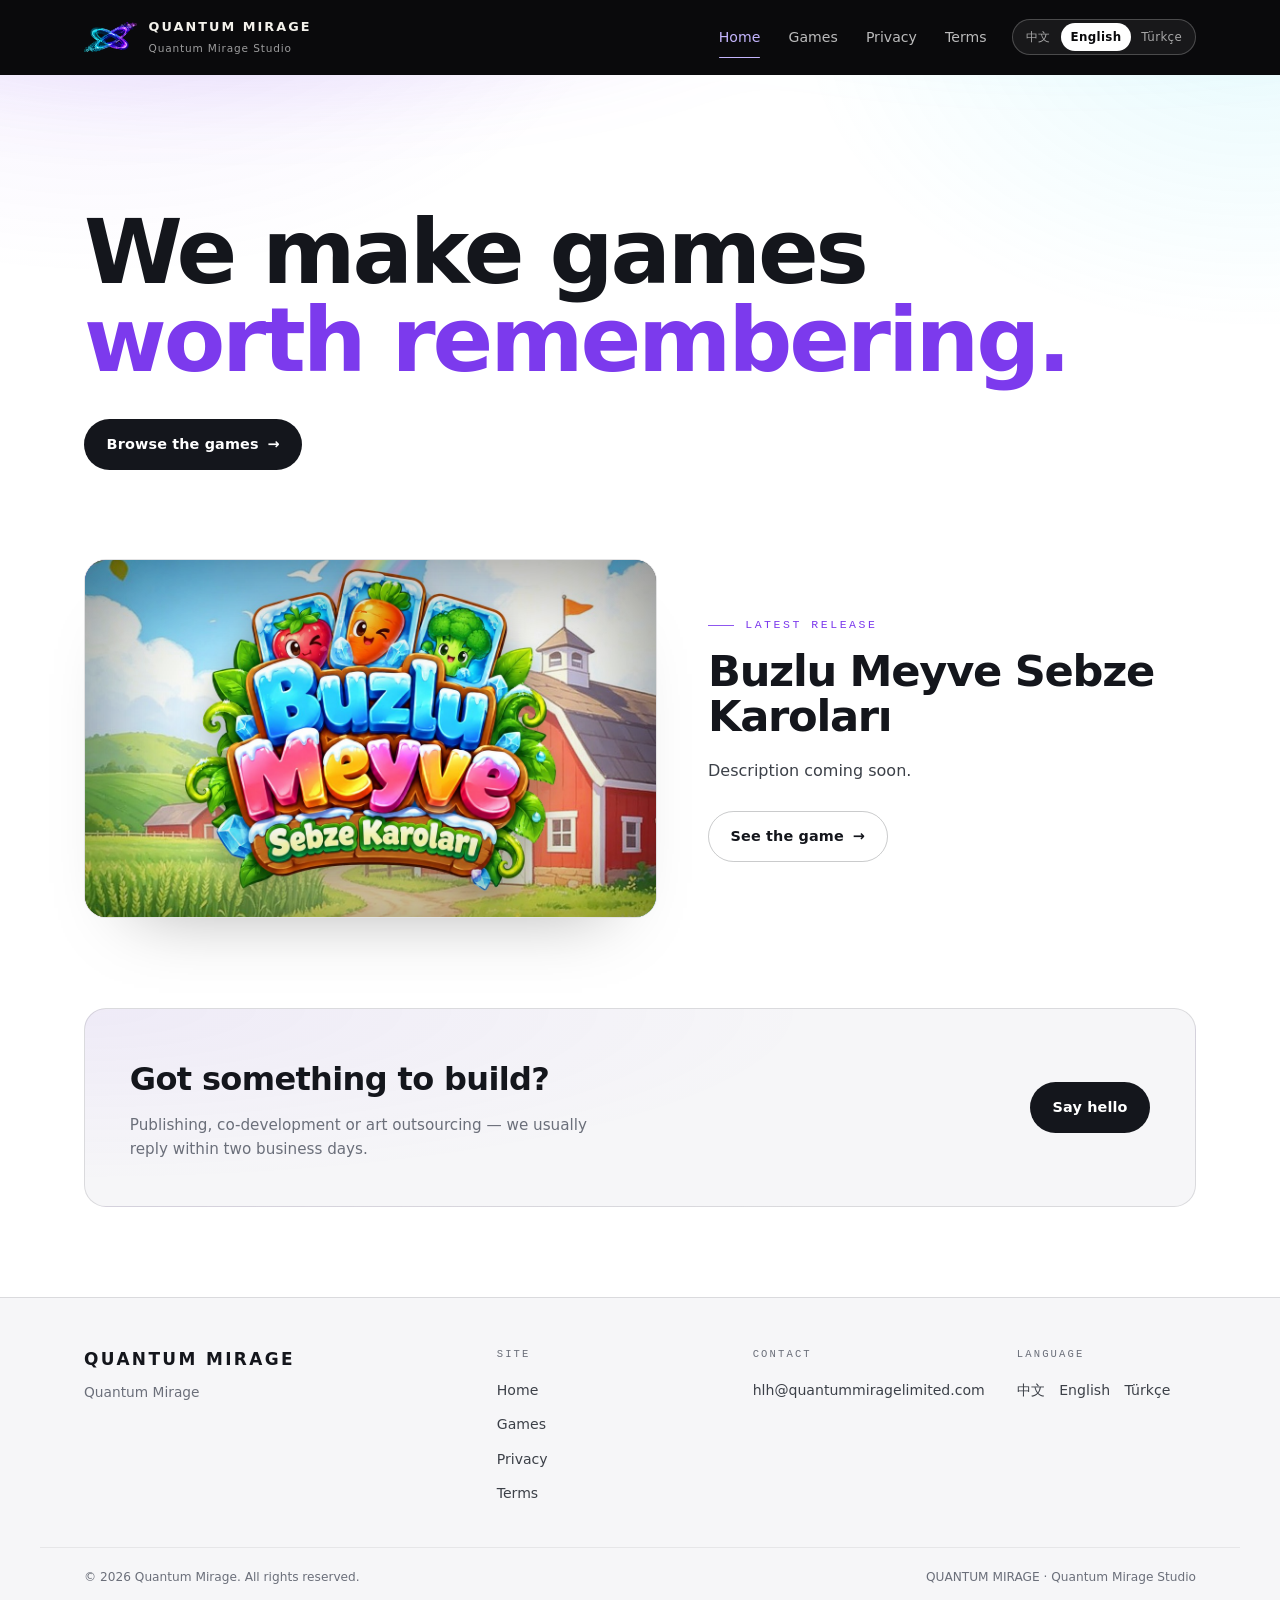
<file: quantummiragelimited_web/site/index.html>
<!doctype html>
<html lang="en">
<head>
  <meta charset="utf-8">
  <meta name="viewport" content="width=device-width, initial-scale=1">
  <title>Neon Anvil Studio</title>
  <meta name="robots" content="noindex">
  <link rel="icon" href="assets/img/favicon.svg" type="image/svg+xml">
  <style>
    html, body { margin: 0; height: 100%; }
    body {
      display: grid; place-items: center; background: #0a0a0c; color: #f4f2ec;
      font: 15px/1.6 system-ui, "Segoe UI", "Microsoft YaHei", sans-serif;
    }
    a { color: #d7ff3e; }
  </style>
  <script>
    (function () {
      var lang = "en";
      try {
        var saved = localStorage.getItem("na:lang");
        var nav = (navigator.languages && navigator.languages[0]) || navigator.language || "en";
        nav = nav.toLowerCase();
        lang = saved || (nav.indexOf("zh") === 0 ? "zh" : nav.indexOf("tr") === 0 ? "tr" : "en");
      } catch (e) {}
      location.replace(lang + "/index.html");
    })();
  </script>
</head>
<body>
  <p>Neon Anvil Studio — <a href="en/index.html">Enter</a></p>
</body>
</html>
</file>
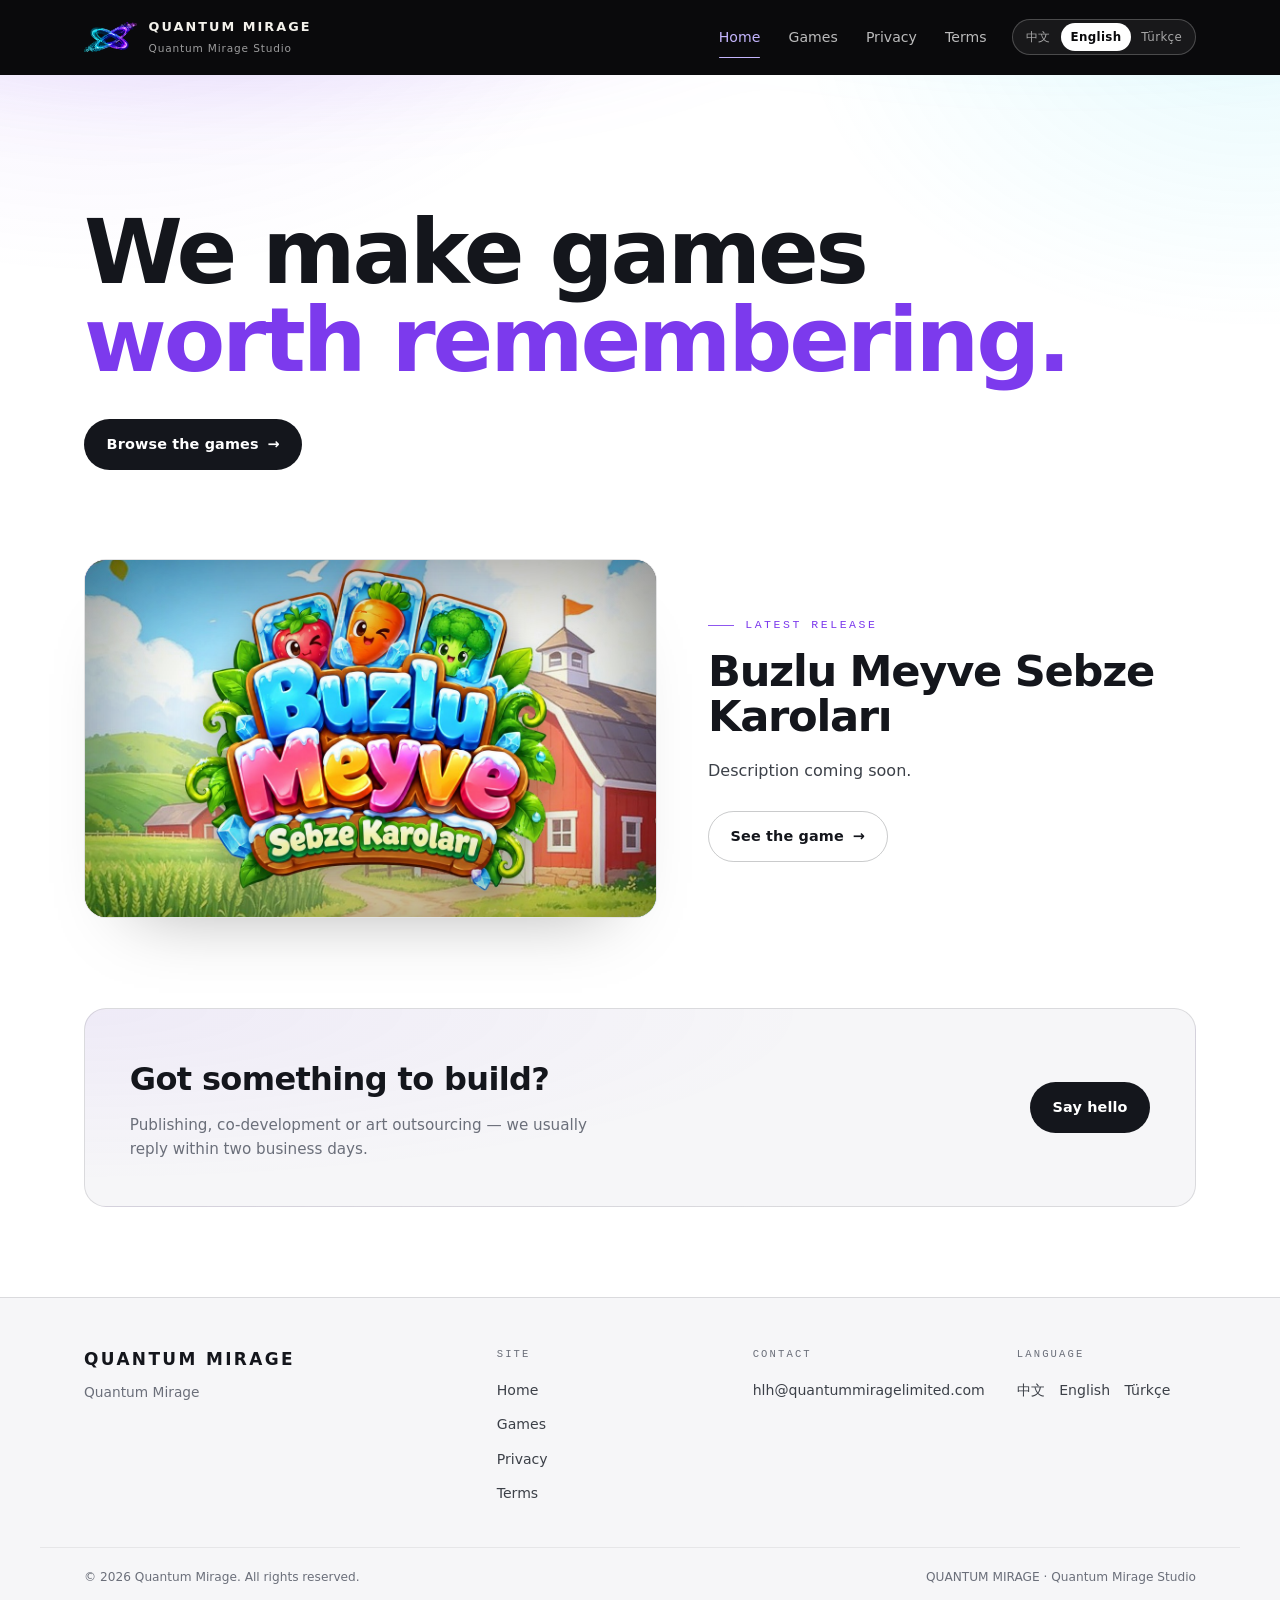
<file: quantummiragelimited_web/site/en/index.html>
<!doctype html>
<html lang="en" class="no-js">
<head>
  <meta charset="utf-8">
  <meta name="viewport" content="width=device-width, initial-scale=1">
  <title>Quantum Mirage — games worth remembering</title>
  <meta name="description" content="Quantum Mirage is an independent game studio. Two titles so far: Buzlu Meyve Sebze Karoları and Kedi Kafesi Sim.">
  <meta name="color-scheme" content="light">
  <meta name="theme-color" content="#ffffff">
  <link rel="canonical" href="https://quantummiragelimited.com/en/index.html">
  <link rel="alternate" hreflang="zh-Hans" href="https://quantummiragelimited.com/zh/index.html">
  <link rel="alternate" hreflang="en" href="https://quantummiragelimited.com/en/index.html">
  <link rel="alternate" hreflang="tr" href="https://quantummiragelimited.com/tr/index.html">
  <link rel="alternate" hreflang="x-default" href="https://quantummiragelimited.com/en/index.html">
  <meta property="og:type" content="website">
  <meta property="og:site_name" content="QUANTUM MIRAGE">
  <meta property="og:title" content="Quantum Mirage — games worth remembering">
  <meta property="og:description" content="Quantum Mirage is an independent game studio. Two titles so far: Buzlu Meyve Sebze Karoları and Kedi Kafesi Sim.">
  <meta property="og:locale" content="en_US">
  <link rel="icon" href="../assets/img/favicon.svg" type="image/svg+xml">
  <link rel="stylesheet" href="../assets/css/style.css">
  <script defer src="../assets/js/site.js"></script>
</head>
<body>
  <a class="skip" href="#main">Skip to content</a>
  <header class="site-header">
    <div class="wrap header__inner">
      <a class="brand" href="index.html" aria-label="QUANTUM MIRAGE — Quantum Mirage">
        <img class="brand__logo" src="../assets/img/logo.svg" alt="" height="26">
        <span class="brand__text">
          <span class="brand__word">QUANTUM MIRAGE</span>
          <span class="brand__sub">Quantum Mirage Studio</span>
        </span>
      </a>

      <button class="nav-toggle" type="button" aria-expanded="false" aria-controls="site-nav">
        <span class="nav-toggle__bars" aria-hidden="true"></span>
        <span class="u-sr">Menu</span>
      </button>

      <nav class="nav" id="site-nav" aria-label="Main">
        <div class="nav__links">
        <a class="nav__link" href="index.html" aria-current="page">Home</a>
        <a class="nav__link" href="games.html">Games</a>
        <a class="nav__link" href="privacy.html">Privacy</a>
        <a class="nav__link" href="terms.html">Terms</a>
        </div>

        <div class="lang" role="group" aria-label="Language">
        <a class="lang__btn" href="../zh/index.html" hreflang="zh-Hans" lang="zh-Hans">中文</a>
        <a class="lang__btn" href="../en/index.html" hreflang="en" lang="en" aria-current="true">English</a>
        <a class="lang__btn" href="../tr/index.html" hreflang="tr" lang="tr">Türkçe</a>
        </div>
      </nav>
    </div>
  </header>
  <main id="main">
    <section class="hero">
      <div class="hero__glow" aria-hidden="true"></div>
      <div class="wrap hero__inner">
        <h1 class="hero__title" data-reveal>We make games <em>worth remembering.</em></h1>
        <div class="hero__actions" data-reveal style="--i:1">
          <a class="btn btn--solid" href="games.html">Browse the games <span aria-hidden="true">→</span></a>
        </div>
      </div>
    </section>

    <section class="section wrap">
      <article class="feature" data-reveal>
        <div class="feature__frame">
          <div class="cover cover--rings" style="--c1:#7c3aed;--c2:#22d3ee">
            <img class="cover__img" src="../assets/img/games/buzlu-meyve-sebze-karolari.jpg" alt="">
              
          </div>
        </div>
        <div class="feature__body">
          <p class="kicker">Latest release</p>
          <h2 class="feature__title">Buzlu Meyve Sebze Karoları</h2>
          
          <p class="feature__lead">Description coming soon.</p>
          <a class="btn btn--ghost" href="games.html">See the game <span aria-hidden="true">→</span></a>
        </div>
      </article>
    </section>

    <section class="wrap">
      <div class="cta" data-reveal>
        <div>
          <h2>Got something to build?</h2>
          <p>Publishing, co-development or art outsourcing — we usually reply within two business days.</p>
        </div>
        <a class="btn btn--solid" href="mailto:hlh@quantummiragelimited.com">Say hello</a>
      </div>
    </section>
  </main>
  <footer class="site-footer">
    <div class="wrap footer__grid">
      <div class="footer__brand">
        <p class="footer__word">QUANTUM MIRAGE</p>
        <p class="footer__tag">Quantum Mirage</p>
      </div>

      <div class="footer__col">
        <p class="footer__h">Site</p>
        <ul>
          <li><a href="index.html">Home</a></li>
          <li><a href="games.html">Games</a></li>
          <li><a href="privacy.html">Privacy</a></li>
          <li><a href="terms.html">Terms</a></li>
        </ul>
      </div>

      <div class="footer__col">
        <p class="footer__h">Contact</p>
        <ul>
          <li><a href="mailto:hlh@quantummiragelimited.com">hlh@quantummiragelimited.com</a></li>
        </ul>
      </div>

      <div class="footer__col">
        <p class="footer__h">Language</p>
        <ul class="footer__lang"><li><a href="../zh/index.html" hreflang="zh-Hans" lang="zh-Hans">中文</a></li><li><a href="../en/index.html" hreflang="en" lang="en">English</a></li><li><a href="../tr/index.html" hreflang="tr" lang="tr">Türkçe</a></li></ul>
      </div>
    </div>

    <div class="wrap footer__bottom">
      <p>© 2026 Quantum Mirage. All rights reserved.</p>
      <p>QUANTUM MIRAGE · Quantum Mirage Studio</p>
    </div>
  </footer>
</body>
</html>
</file>
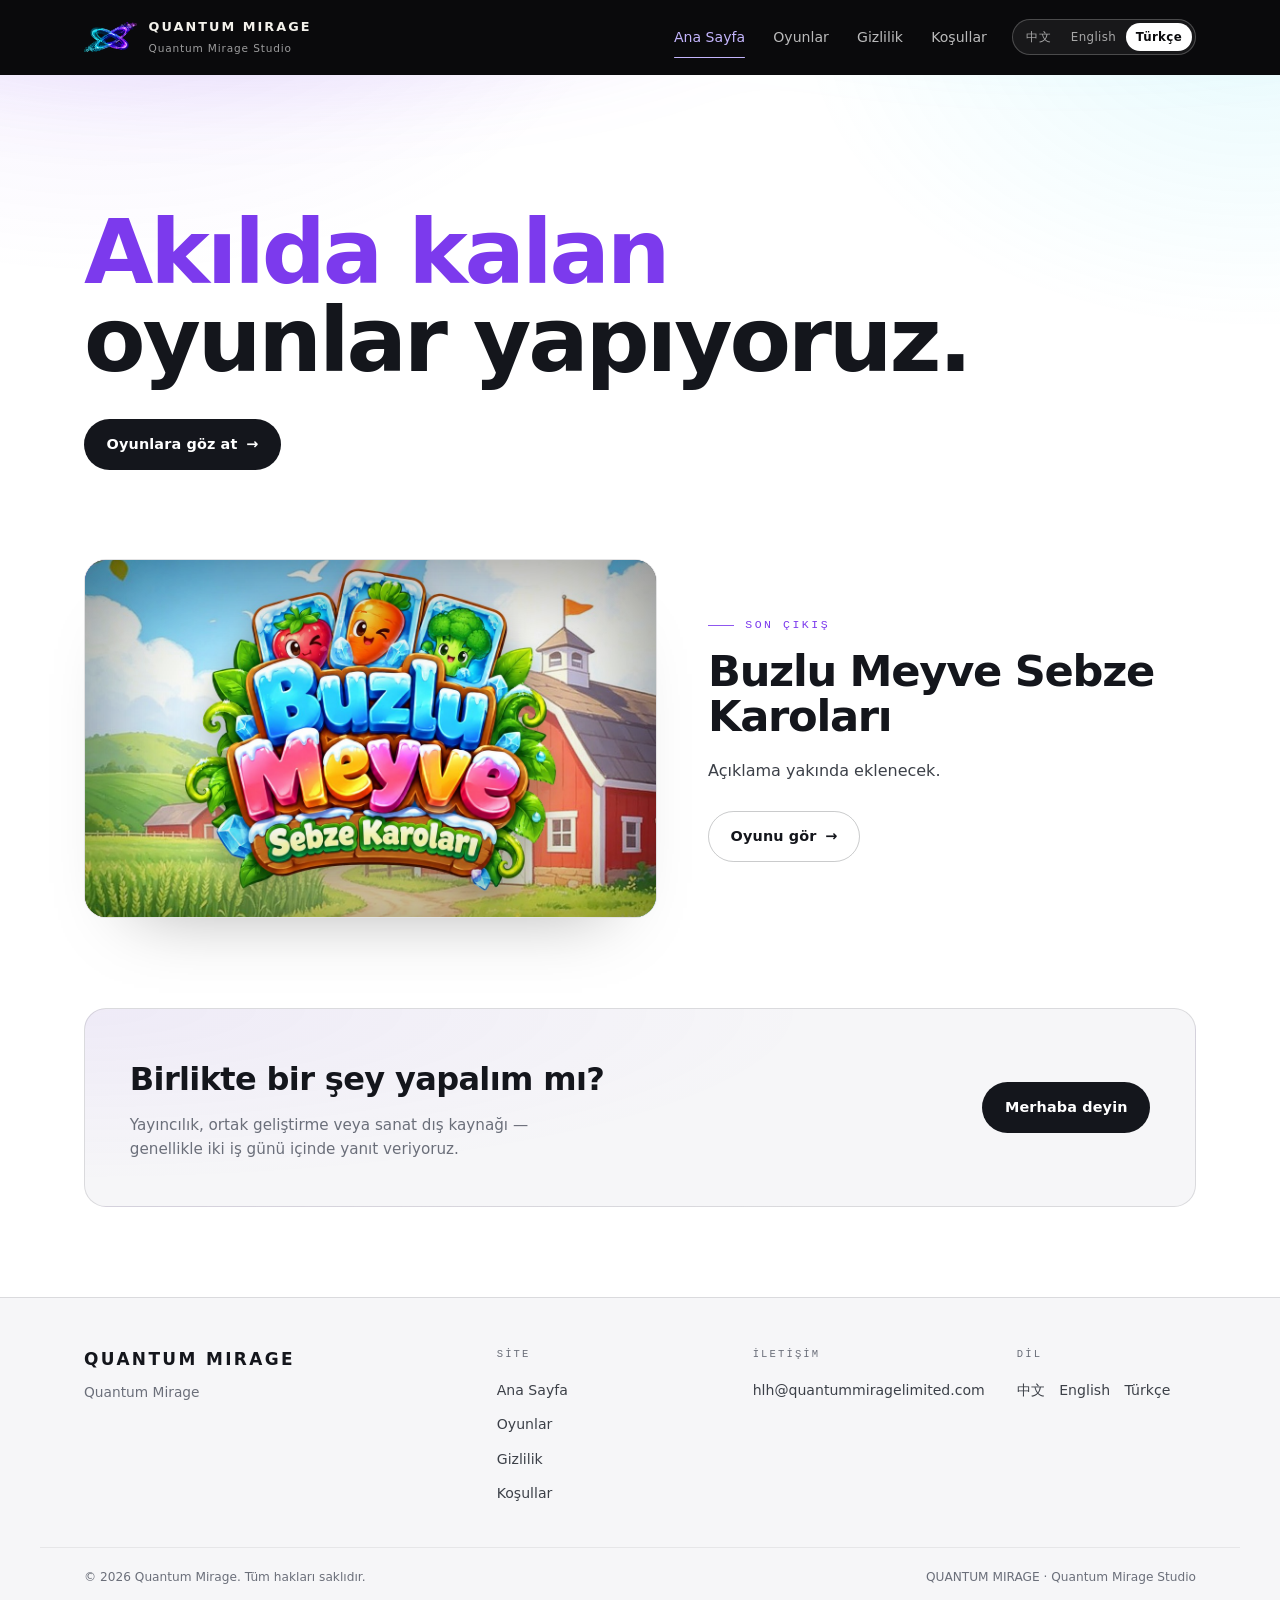
<file: quantummiragelimited_web/site/tr/index.html>
<!doctype html>
<html lang="tr" class="no-js">
<head>
  <meta charset="utf-8">
  <meta name="viewport" content="width=device-width, initial-scale=1">
  <title>Quantum Mirage — akılda kalan oyunlar</title>
  <meta name="description" content="Quantum Mirage bağımsız bir oyun stüdyosu. Şu anda iki oyunu var: Buzlu Meyve Sebze Karoları ve Kedi Kafesi Sim.">
  <meta name="color-scheme" content="light">
  <meta name="theme-color" content="#ffffff">
  <link rel="canonical" href="https://quantummiragelimited.com/tr/index.html">
  <link rel="alternate" hreflang="zh-Hans" href="https://quantummiragelimited.com/zh/index.html">
  <link rel="alternate" hreflang="en" href="https://quantummiragelimited.com/en/index.html">
  <link rel="alternate" hreflang="tr" href="https://quantummiragelimited.com/tr/index.html">
  <link rel="alternate" hreflang="x-default" href="https://quantummiragelimited.com/en/index.html">
  <meta property="og:type" content="website">
  <meta property="og:site_name" content="QUANTUM MIRAGE">
  <meta property="og:title" content="Quantum Mirage — akılda kalan oyunlar">
  <meta property="og:description" content="Quantum Mirage bağımsız bir oyun stüdyosu. Şu anda iki oyunu var: Buzlu Meyve Sebze Karoları ve Kedi Kafesi Sim.">
  <meta property="og:locale" content="tr_TR">
  <link rel="icon" href="../assets/img/favicon.svg" type="image/svg+xml">
  <link rel="stylesheet" href="../assets/css/style.css">
  <script defer src="../assets/js/site.js"></script>
</head>
<body>
  <a class="skip" href="#main">İçeriğe geç</a>
  <header class="site-header">
    <div class="wrap header__inner">
      <a class="brand" href="index.html" aria-label="QUANTUM MIRAGE — Quantum Mirage">
        <img class="brand__logo" src="../assets/img/logo.svg" alt="" height="26">
        <span class="brand__text">
          <span class="brand__word">QUANTUM MIRAGE</span>
          <span class="brand__sub">Quantum Mirage Studio</span>
        </span>
      </a>

      <button class="nav-toggle" type="button" aria-expanded="false" aria-controls="site-nav">
        <span class="nav-toggle__bars" aria-hidden="true"></span>
        <span class="u-sr">Menü</span>
      </button>

      <nav class="nav" id="site-nav" aria-label="Ana gezinme">
        <div class="nav__links">
        <a class="nav__link" href="index.html" aria-current="page">Ana Sayfa</a>
        <a class="nav__link" href="games.html">Oyunlar</a>
        <a class="nav__link" href="privacy.html">Gizlilik</a>
        <a class="nav__link" href="terms.html">Koşullar</a>
        </div>

        <div class="lang" role="group" aria-label="Dil">
        <a class="lang__btn" href="../zh/index.html" hreflang="zh-Hans" lang="zh-Hans">中文</a>
        <a class="lang__btn" href="../en/index.html" hreflang="en" lang="en">English</a>
        <a class="lang__btn" href="../tr/index.html" hreflang="tr" lang="tr" aria-current="true">Türkçe</a>
        </div>
      </nav>
    </div>
  </header>
  <main id="main">
    <section class="hero">
      <div class="hero__glow" aria-hidden="true"></div>
      <div class="wrap hero__inner">
        <h1 class="hero__title" data-reveal><em>Akılda kalan</em> oyunlar yapıyoruz.</h1>
        <div class="hero__actions" data-reveal style="--i:1">
          <a class="btn btn--solid" href="games.html">Oyunlara göz at <span aria-hidden="true">→</span></a>
        </div>
      </div>
    </section>

    <section class="section wrap">
      <article class="feature" data-reveal>
        <div class="feature__frame">
          <div class="cover cover--rings" style="--c1:#7c3aed;--c2:#22d3ee">
            <img class="cover__img" src="../assets/img/games/buzlu-meyve-sebze-karolari.jpg" alt="">
              
          </div>
        </div>
        <div class="feature__body">
          <p class="kicker">Son çıkış</p>
          <h2 class="feature__title">Buzlu Meyve Sebze Karoları</h2>
          
          <p class="feature__lead">Açıklama yakında eklenecek.</p>
          <a class="btn btn--ghost" href="games.html">Oyunu gör <span aria-hidden="true">→</span></a>
        </div>
      </article>
    </section>

    <section class="wrap">
      <div class="cta" data-reveal>
        <div>
          <h2>Birlikte bir şey yapalım mı?</h2>
          <p>Yayıncılık, ortak geliştirme veya sanat dış kaynağı — genellikle iki iş günü içinde yanıt veriyoruz.</p>
        </div>
        <a class="btn btn--solid" href="mailto:hlh@quantummiragelimited.com">Merhaba deyin</a>
      </div>
    </section>
  </main>
  <footer class="site-footer">
    <div class="wrap footer__grid">
      <div class="footer__brand">
        <p class="footer__word">QUANTUM MIRAGE</p>
        <p class="footer__tag">Quantum Mirage</p>
      </div>

      <div class="footer__col">
        <p class="footer__h">Site</p>
        <ul>
          <li><a href="index.html">Ana Sayfa</a></li>
          <li><a href="games.html">Oyunlar</a></li>
          <li><a href="privacy.html">Gizlilik</a></li>
          <li><a href="terms.html">Koşullar</a></li>
        </ul>
      </div>

      <div class="footer__col">
        <p class="footer__h">İletişim</p>
        <ul>
          <li><a href="mailto:hlh@quantummiragelimited.com">hlh@quantummiragelimited.com</a></li>
        </ul>
      </div>

      <div class="footer__col">
        <p class="footer__h">Dil</p>
        <ul class="footer__lang"><li><a href="../zh/index.html" hreflang="zh-Hans" lang="zh-Hans">中文</a></li><li><a href="../en/index.html" hreflang="en" lang="en">English</a></li><li><a href="../tr/index.html" hreflang="tr" lang="tr">Türkçe</a></li></ul>
      </div>
    </div>

    <div class="wrap footer__bottom">
      <p>© 2026 Quantum Mirage. Tüm hakları saklıdır.</p>
      <p>QUANTUM MIRAGE · Quantum Mirage Studio</p>
    </div>
  </footer>
</body>
</html>
</file>
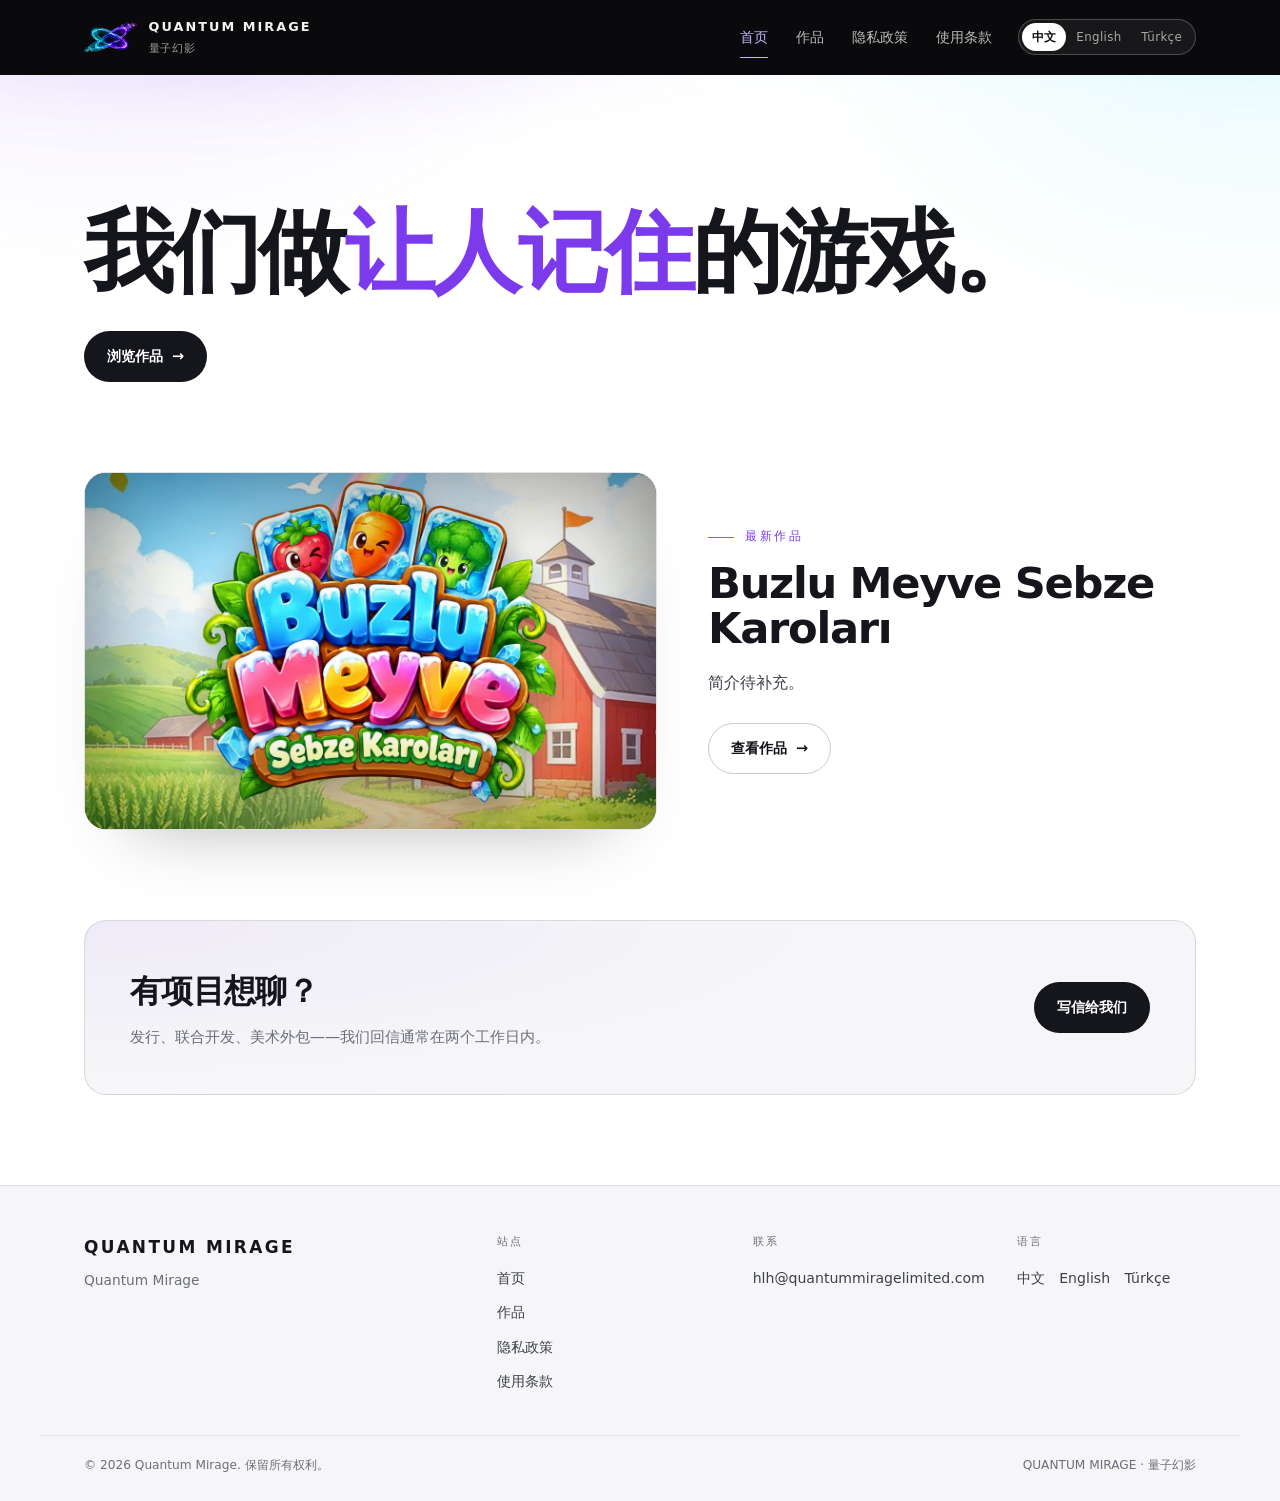
<file: quantummiragelimited_web/site/zh/index.html>
<!doctype html>
<html lang="zh-Hans" class="no-js">
<head>
  <meta charset="utf-8">
  <meta name="viewport" content="width=device-width, initial-scale=1">
  <title>Quantum Mirage — 我们做让人记住的游戏</title>
  <meta name="description" content="Quantum Mirage 是一家独立游戏工作室，目前发行《Buzlu Meyve Sebze Karoları》与《Kedi Kafesi Sim》两款作品。">
  <meta name="color-scheme" content="light">
  <meta name="theme-color" content="#ffffff">
  <link rel="canonical" href="https://quantummiragelimited.com/zh/index.html">
  <link rel="alternate" hreflang="zh-Hans" href="https://quantummiragelimited.com/zh/index.html">
  <link rel="alternate" hreflang="en" href="https://quantummiragelimited.com/en/index.html">
  <link rel="alternate" hreflang="tr" href="https://quantummiragelimited.com/tr/index.html">
  <link rel="alternate" hreflang="x-default" href="https://quantummiragelimited.com/en/index.html">
  <meta property="og:type" content="website">
  <meta property="og:site_name" content="QUANTUM MIRAGE">
  <meta property="og:title" content="Quantum Mirage — 我们做让人记住的游戏">
  <meta property="og:description" content="Quantum Mirage 是一家独立游戏工作室，目前发行《Buzlu Meyve Sebze Karoları》与《Kedi Kafesi Sim》两款作品。">
  <meta property="og:locale" content="zh_CN">
  <link rel="icon" href="../assets/img/favicon.svg" type="image/svg+xml">
  <link rel="stylesheet" href="../assets/css/style.css">
  <script defer src="../assets/js/site.js"></script>
</head>
<body>
  <a class="skip" href="#main">跳到主要内容</a>
  <header class="site-header">
    <div class="wrap header__inner">
      <a class="brand" href="index.html" aria-label="QUANTUM MIRAGE — Quantum Mirage">
        <img class="brand__logo" src="../assets/img/logo.svg" alt="" height="26">
        <span class="brand__text">
          <span class="brand__word">QUANTUM MIRAGE</span>
          <span class="brand__sub">量子幻影</span>
        </span>
      </a>

      <button class="nav-toggle" type="button" aria-expanded="false" aria-controls="site-nav">
        <span class="nav-toggle__bars" aria-hidden="true"></span>
        <span class="u-sr">菜单</span>
      </button>

      <nav class="nav" id="site-nav" aria-label="主导航">
        <div class="nav__links">
        <a class="nav__link" href="index.html" aria-current="page">首页</a>
        <a class="nav__link" href="games.html">作品</a>
        <a class="nav__link" href="privacy.html">隐私政策</a>
        <a class="nav__link" href="terms.html">使用条款</a>
        </div>

        <div class="lang" role="group" aria-label="语言">
        <a class="lang__btn" href="../zh/index.html" hreflang="zh-Hans" lang="zh-Hans" aria-current="true">中文</a>
        <a class="lang__btn" href="../en/index.html" hreflang="en" lang="en">English</a>
        <a class="lang__btn" href="../tr/index.html" hreflang="tr" lang="tr">Türkçe</a>
        </div>
      </nav>
    </div>
  </header>
  <main id="main">
    <section class="hero">
      <div class="hero__glow" aria-hidden="true"></div>
      <div class="wrap hero__inner">
        <h1 class="hero__title" data-reveal>我们做<em>让人记住</em>的游戏。</h1>
        <div class="hero__actions" data-reveal style="--i:1">
          <a class="btn btn--solid" href="games.html">浏览作品 <span aria-hidden="true">→</span></a>
        </div>
      </div>
    </section>

    <section class="section wrap">
      <article class="feature" data-reveal>
        <div class="feature__frame">
          <div class="cover cover--rings" style="--c1:#7c3aed;--c2:#22d3ee">
            <img class="cover__img" src="../assets/img/games/buzlu-meyve-sebze-karolari.jpg" alt="">
              
          </div>
        </div>
        <div class="feature__body">
          <p class="kicker">最新作品</p>
          <h2 class="feature__title">Buzlu Meyve Sebze Karoları</h2>
          
          <p class="feature__lead">简介待补充。</p>
          <a class="btn btn--ghost" href="games.html">查看作品 <span aria-hidden="true">→</span></a>
        </div>
      </article>
    </section>

    <section class="wrap">
      <div class="cta" data-reveal>
        <div>
          <h2>有项目想聊？</h2>
          <p>发行、联合开发、美术外包——我们回信通常在两个工作日内。</p>
        </div>
        <a class="btn btn--solid" href="mailto:hlh@quantummiragelimited.com">写信给我们</a>
      </div>
    </section>
  </main>
  <footer class="site-footer">
    <div class="wrap footer__grid">
      <div class="footer__brand">
        <p class="footer__word">QUANTUM MIRAGE</p>
        <p class="footer__tag">Quantum Mirage</p>
      </div>

      <div class="footer__col">
        <p class="footer__h">站点</p>
        <ul>
          <li><a href="index.html">首页</a></li>
          <li><a href="games.html">作品</a></li>
          <li><a href="privacy.html">隐私政策</a></li>
          <li><a href="terms.html">使用条款</a></li>
        </ul>
      </div>

      <div class="footer__col">
        <p class="footer__h">联系</p>
        <ul>
          <li><a href="mailto:hlh@quantummiragelimited.com">hlh@quantummiragelimited.com</a></li>
        </ul>
      </div>

      <div class="footer__col">
        <p class="footer__h">语言</p>
        <ul class="footer__lang"><li><a href="../zh/index.html" hreflang="zh-Hans" lang="zh-Hans">中文</a></li><li><a href="../en/index.html" hreflang="en" lang="en">English</a></li><li><a href="../tr/index.html" hreflang="tr" lang="tr">Türkçe</a></li></ul>
      </div>
    </div>

    <div class="wrap footer__bottom">
      <p>© 2026 Quantum Mirage. 保留所有权利。</p>
      <p>QUANTUM MIRAGE · 量子幻影</p>
    </div>
  </footer>
</body>
</html>
</file>
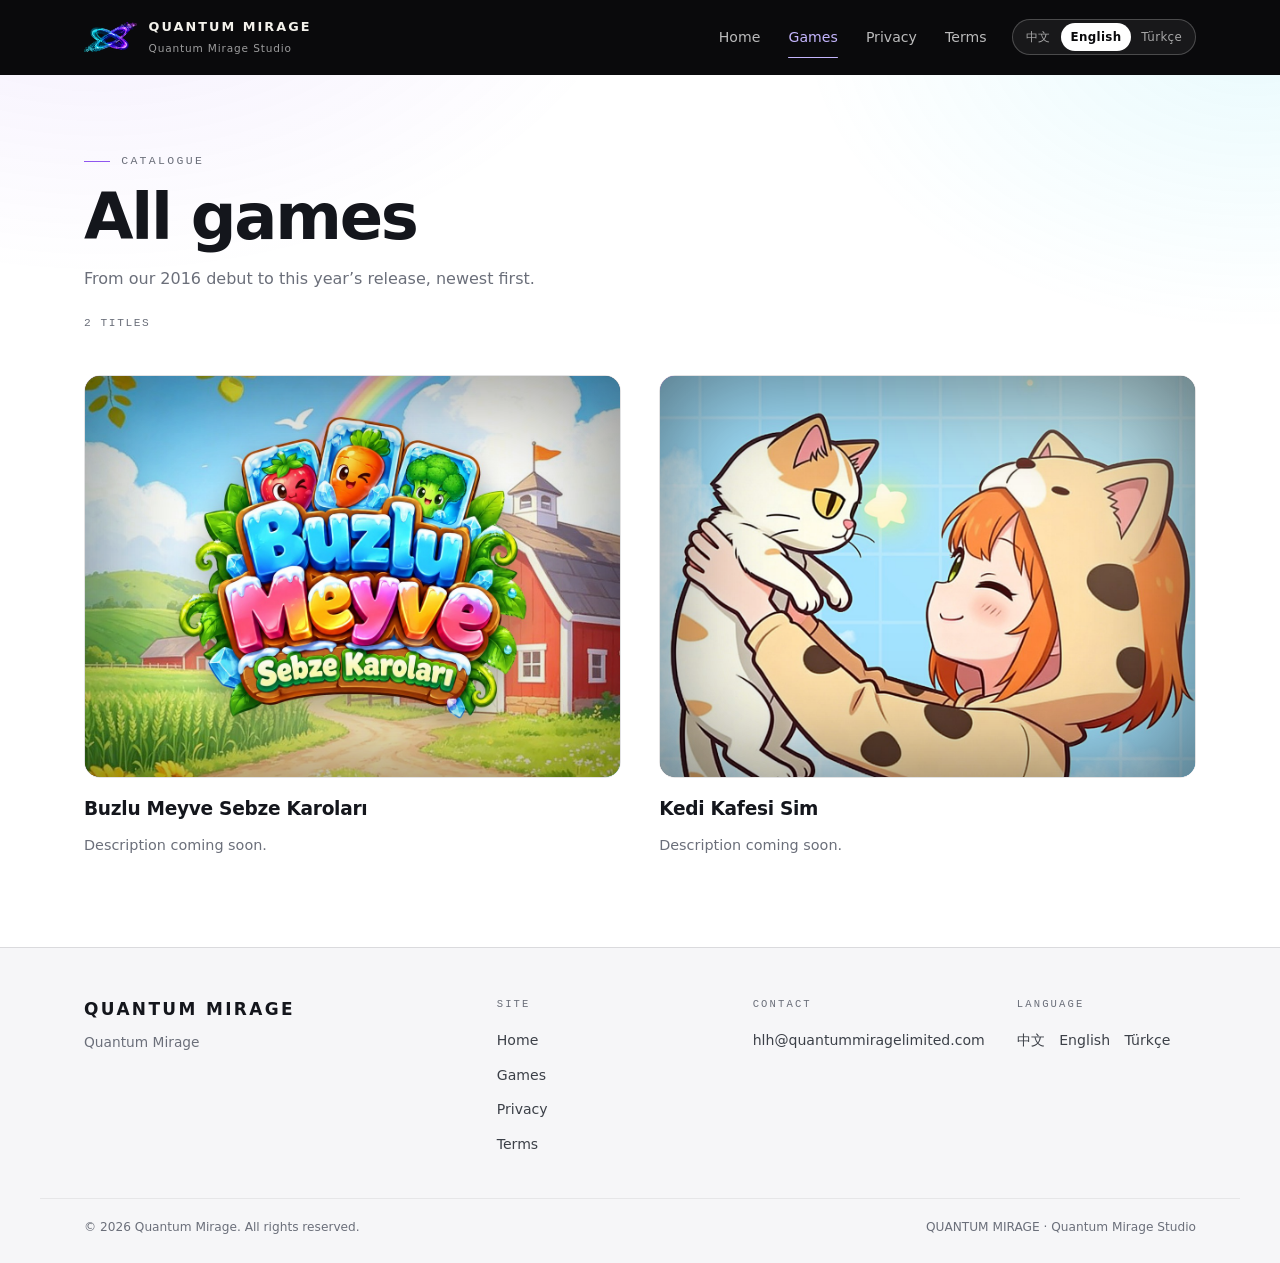
<file: quantummiragelimited_web/site/en/games.html>
<!doctype html>
<html lang="en" class="no-js">
<head>
  <meta charset="utf-8">
  <meta name="viewport" content="width=device-width, initial-scale=1">
  <title>Catalogue — Quantum Mirage</title>
  <meta name="description" content="Every Quantum Mirage release, ordered by date, with platforms and genres.">
  <meta name="color-scheme" content="light">
  <meta name="theme-color" content="#ffffff">
  <link rel="canonical" href="https://quantummiragelimited.com/en/games.html">
  <link rel="alternate" hreflang="zh-Hans" href="https://quantummiragelimited.com/zh/games.html">
  <link rel="alternate" hreflang="en" href="https://quantummiragelimited.com/en/games.html">
  <link rel="alternate" hreflang="tr" href="https://quantummiragelimited.com/tr/games.html">
  <link rel="alternate" hreflang="x-default" href="https://quantummiragelimited.com/en/games.html">
  <meta property="og:type" content="website">
  <meta property="og:site_name" content="QUANTUM MIRAGE">
  <meta property="og:title" content="Catalogue — Quantum Mirage">
  <meta property="og:description" content="Every Quantum Mirage release, ordered by date, with platforms and genres.">
  <meta property="og:locale" content="en_US">
  <link rel="icon" href="../assets/img/favicon.svg" type="image/svg+xml">
  <link rel="stylesheet" href="../assets/css/style.css">
  <script defer src="../assets/js/site.js"></script>
</head>
<body>
  <a class="skip" href="#main">Skip to content</a>
  <header class="site-header">
    <div class="wrap header__inner">
      <a class="brand" href="index.html" aria-label="QUANTUM MIRAGE — Quantum Mirage">
        <img class="brand__logo" src="../assets/img/logo.svg" alt="" height="26">
        <span class="brand__text">
          <span class="brand__word">QUANTUM MIRAGE</span>
          <span class="brand__sub">Quantum Mirage Studio</span>
        </span>
      </a>

      <button class="nav-toggle" type="button" aria-expanded="false" aria-controls="site-nav">
        <span class="nav-toggle__bars" aria-hidden="true"></span>
        <span class="u-sr">Menu</span>
      </button>

      <nav class="nav" id="site-nav" aria-label="Main">
        <div class="nav__links">
        <a class="nav__link" href="index.html">Home</a>
        <a class="nav__link" href="games.html" aria-current="page">Games</a>
        <a class="nav__link" href="privacy.html">Privacy</a>
        <a class="nav__link" href="terms.html">Terms</a>
        </div>

        <div class="lang" role="group" aria-label="Language">
        <a class="lang__btn" href="../zh/games.html" hreflang="zh-Hans" lang="zh-Hans">中文</a>
        <a class="lang__btn" href="../en/games.html" hreflang="en" lang="en" aria-current="true">English</a>
        <a class="lang__btn" href="../tr/games.html" hreflang="tr" lang="tr">Türkçe</a>
        </div>
      </nav>
    </div>
  </header>
  <main id="main">
    <header class="page-head wrap">
      <p class="eyebrow" data-reveal>Catalogue</p>
      <h1 class="page-head__title" data-reveal style="--i:1">All games</h1>
      <p class="page-head__lead" data-reveal style="--i:2">From our 2016 debut to this year’s release, newest first.</p>
      <p class="page-head__meta" data-reveal style="--i:3">2 titles</p>
    </header>

    <section class="wrap">
      <div class="grid">
        <article class="card" id="game-buzlu-meyve-sebze-karolari" data-reveal style="--i:0">
          <div class="card__frame">
            <div class="cover cover--rings" style="--c1:#7c3aed;--c2:#22d3ee">
              <img class="cover__img" src="../assets/img/games/buzlu-meyve-sebze-karolari.jpg" alt="">
              
            </div>
          </div>
          <div class="card__body">
            <h3 class="card__title">Buzlu Meyve Sebze Karoları</h3>
            
            <p class="card__blurb">Description coming soon.</p>
          </div>
        </article>
        <article class="card" id="game-kedi-kafesi-sim" data-reveal style="--i:1">
          <div class="card__frame">
            <div class="cover cover--dots" style="--c1:#dc48fd;--c2:#0ea5e9">
              <img class="cover__img" src="../assets/img/games/kedi-kafesi-sim.jpg" alt="">
              
            </div>
          </div>
          <div class="card__body">
            <h3 class="card__title">Kedi Kafesi Sim</h3>
            
            <p class="card__blurb">Description coming soon.</p>
          </div>
        </article>
      </div>
      
    </section>
  </main>
  <footer class="site-footer">
    <div class="wrap footer__grid">
      <div class="footer__brand">
        <p class="footer__word">QUANTUM MIRAGE</p>
        <p class="footer__tag">Quantum Mirage</p>
      </div>

      <div class="footer__col">
        <p class="footer__h">Site</p>
        <ul>
          <li><a href="index.html">Home</a></li>
          <li><a href="games.html">Games</a></li>
          <li><a href="privacy.html">Privacy</a></li>
          <li><a href="terms.html">Terms</a></li>
        </ul>
      </div>

      <div class="footer__col">
        <p class="footer__h">Contact</p>
        <ul>
          <li><a href="mailto:hlh@quantummiragelimited.com">hlh@quantummiragelimited.com</a></li>
        </ul>
      </div>

      <div class="footer__col">
        <p class="footer__h">Language</p>
        <ul class="footer__lang"><li><a href="../zh/games.html" hreflang="zh-Hans" lang="zh-Hans">中文</a></li><li><a href="../en/games.html" hreflang="en" lang="en">English</a></li><li><a href="../tr/games.html" hreflang="tr" lang="tr">Türkçe</a></li></ul>
      </div>
    </div>

    <div class="wrap footer__bottom">
      <p>© 2026 Quantum Mirage. All rights reserved.</p>
      <p>QUANTUM MIRAGE · Quantum Mirage Studio</p>
    </div>
  </footer>
</body>
</html>
</file>
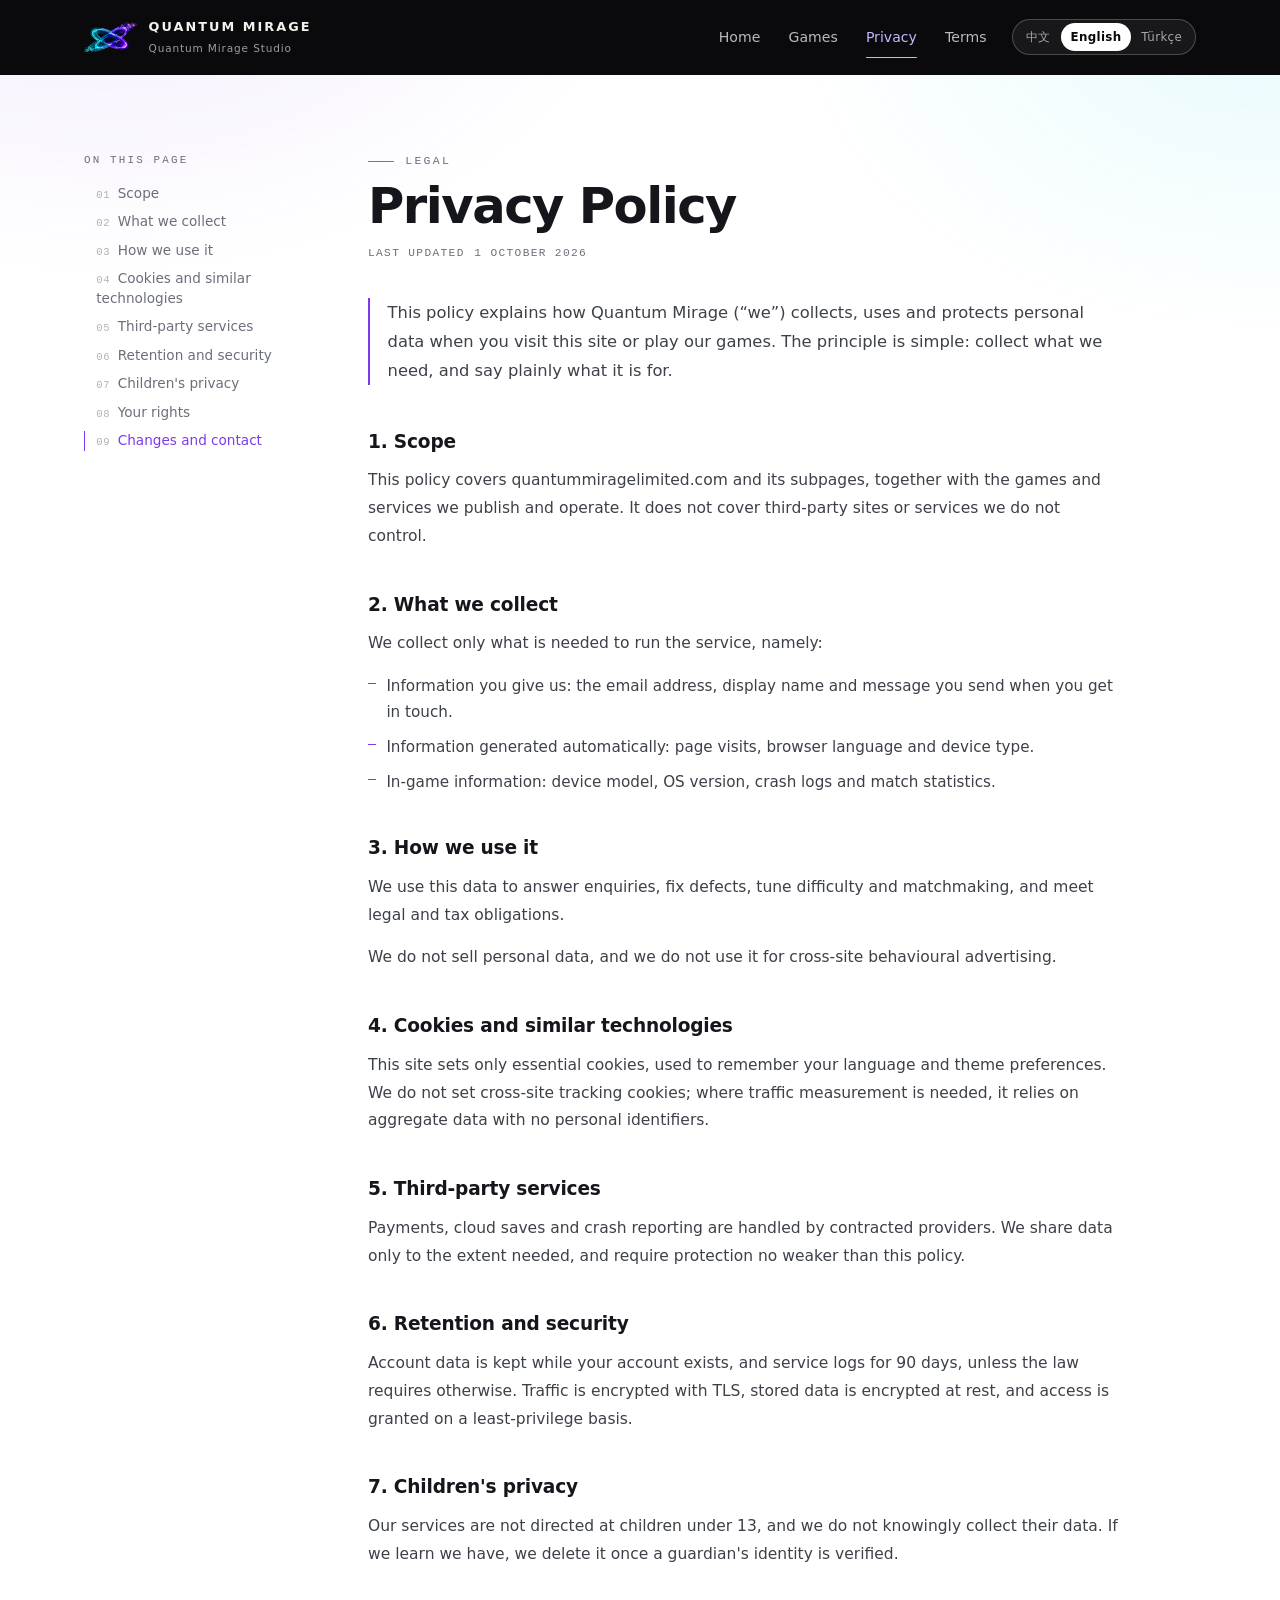
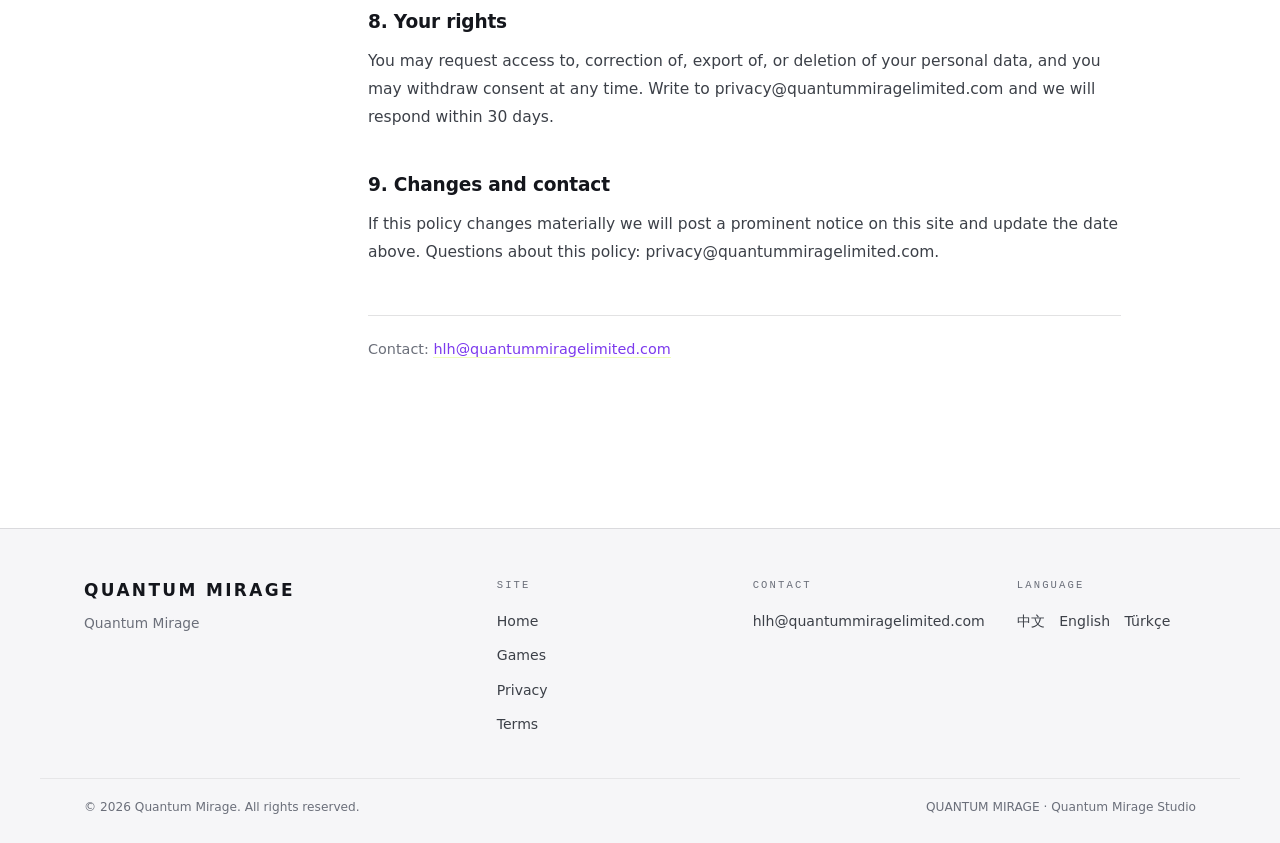
<file: quantummiragelimited_web/site/en/privacy.html>
<!doctype html>
<html lang="en" class="no-js">
<head>
  <meta charset="utf-8">
  <meta name="viewport" content="width=device-width, initial-scale=1">
  <title>Privacy Policy — Quantum Mirage</title>
  <meta name="description" content="How Quantum Mirage collects, retains and protects personal data, and the rights you have.">
  <meta name="color-scheme" content="light">
  <meta name="theme-color" content="#ffffff">
  <link rel="canonical" href="https://quantummiragelimited.com/en/privacy.html">
  <link rel="alternate" hreflang="zh-Hans" href="https://quantummiragelimited.com/zh/privacy.html">
  <link rel="alternate" hreflang="en" href="https://quantummiragelimited.com/en/privacy.html">
  <link rel="alternate" hreflang="tr" href="https://quantummiragelimited.com/tr/privacy.html">
  <link rel="alternate" hreflang="x-default" href="https://quantummiragelimited.com/en/privacy.html">
  <meta property="og:type" content="website">
  <meta property="og:site_name" content="QUANTUM MIRAGE">
  <meta property="og:title" content="Privacy Policy — Quantum Mirage">
  <meta property="og:description" content="How Quantum Mirage collects, retains and protects personal data, and the rights you have.">
  <meta property="og:locale" content="en_US">
  <link rel="icon" href="../assets/img/favicon.svg" type="image/svg+xml">
  <link rel="stylesheet" href="../assets/css/style.css">
  <script defer src="../assets/js/site.js"></script>
</head>
<body>
  <a class="skip" href="#main">Skip to content</a>
  <header class="site-header">
    <div class="wrap header__inner">
      <a class="brand" href="index.html" aria-label="QUANTUM MIRAGE — Quantum Mirage">
        <img class="brand__logo" src="../assets/img/logo.svg" alt="" height="26">
        <span class="brand__text">
          <span class="brand__word">QUANTUM MIRAGE</span>
          <span class="brand__sub">Quantum Mirage Studio</span>
        </span>
      </a>

      <button class="nav-toggle" type="button" aria-expanded="false" aria-controls="site-nav">
        <span class="nav-toggle__bars" aria-hidden="true"></span>
        <span class="u-sr">Menu</span>
      </button>

      <nav class="nav" id="site-nav" aria-label="Main">
        <div class="nav__links">
        <a class="nav__link" href="index.html">Home</a>
        <a class="nav__link" href="games.html">Games</a>
        <a class="nav__link" href="privacy.html" aria-current="page">Privacy</a>
        <a class="nav__link" href="terms.html">Terms</a>
        </div>

        <div class="lang" role="group" aria-label="Language">
        <a class="lang__btn" href="../zh/privacy.html" hreflang="zh-Hans" lang="zh-Hans">中文</a>
        <a class="lang__btn" href="../en/privacy.html" hreflang="en" lang="en" aria-current="true">English</a>
        <a class="lang__btn" href="../tr/privacy.html" hreflang="tr" lang="tr">Türkçe</a>
        </div>
      </nav>
    </div>
  </header>
  <main id="main">
    <div class="wrap legal">
      <aside class="legal__toc">
        <p class="legal__toc-title">On this page</p>
        <ol>
          <li><a href="#s1">Scope</a></li>
          <li><a href="#s2">What we collect</a></li>
          <li><a href="#s3">How we use it</a></li>
          <li><a href="#s4">Cookies and similar technologies</a></li>
          <li><a href="#s5">Third-party services</a></li>
          <li><a href="#s6">Retention and security</a></li>
          <li><a href="#s7">Children&#39;s privacy</a></li>
          <li><a href="#s8">Your rights</a></li>
          <li><a href="#s9">Changes and contact</a></li>
        </ol>
      </aside>

      <article class="legal__doc">
        <p class="eyebrow">Legal</p>
        <h1 class="legal__title">Privacy Policy</h1>
        <p class="legal__updated"><span>Last updated</span> 1 October 2026</p>
        <p class="legal__intro">This policy explains how Quantum Mirage (“we”) collects, uses and protects personal data when you visit this site or play our games. The principle is simple: collect what we need, and say plainly what it is for.</p>

        <section class="legal__section" id="s1">
          <h2>1. Scope</h2>
          <p>This policy covers quantummiragelimited.com and its subpages, together with the games and services we publish and operate. It does not cover third-party sites or services we do not control.</p>
          
        </section>
        <section class="legal__section" id="s2">
          <h2>2. What we collect</h2>
          <p>We collect only what is needed to run the service, namely:</p>
          <ul>
            <li>Information you give us: the email address, display name and message you send when you get in touch.</li>
            <li>Information generated automatically: page visits, browser language and device type.</li>
            <li>In-game information: device model, OS version, crash logs and match statistics.</li>
          </ul>
        </section>
        <section class="legal__section" id="s3">
          <h2>3. How we use it</h2>
          <p>We use this data to answer enquiries, fix defects, tune difficulty and matchmaking, and meet legal and tax obligations.</p>
          <p>We do not sell personal data, and we do not use it for cross-site behavioural advertising.</p>
          
        </section>
        <section class="legal__section" id="s4">
          <h2>4. Cookies and similar technologies</h2>
          <p>This site sets only essential cookies, used to remember your language and theme preferences. We do not set cross-site tracking cookies; where traffic measurement is needed, it relies on aggregate data with no personal identifiers.</p>
          
        </section>
        <section class="legal__section" id="s5">
          <h2>5. Third-party services</h2>
          <p>Payments, cloud saves and crash reporting are handled by contracted providers. We share data only to the extent needed, and require protection no weaker than this policy.</p>
          
        </section>
        <section class="legal__section" id="s6">
          <h2>6. Retention and security</h2>
          <p>Account data is kept while your account exists, and service logs for 90 days, unless the law requires otherwise. Traffic is encrypted with TLS, stored data is encrypted at rest, and access is granted on a least-privilege basis.</p>
          
        </section>
        <section class="legal__section" id="s7">
          <h2>7. Children&#39;s privacy</h2>
          <p>Our services are not directed at children under 13, and we do not knowingly collect their data. If we learn we have, we delete it once a guardian&#39;s identity is verified.</p>
          
        </section>
        <section class="legal__section" id="s8">
          <h2>8. Your rights</h2>
          <p>You may request access to, correction of, export of, or deletion of your personal data, and you may withdraw consent at any time. Write to privacy@quantummiragelimited.com and we will respond within 30 days.</p>
          
        </section>
        <section class="legal__section" id="s9">
          <h2>9. Changes and contact</h2>
          <p>If this policy changes materially we will post a prominent notice on this site and update the date above. Questions about this policy: privacy@quantummiragelimited.com.</p>
          
        </section>

        <div class="legal__foot">
          <p>Contact: <a href="mailto:hlh@quantummiragelimited.com">hlh@quantummiragelimited.com</a></p>
        </div>
      </article>
    </div>
  </main>
  <footer class="site-footer">
    <div class="wrap footer__grid">
      <div class="footer__brand">
        <p class="footer__word">QUANTUM MIRAGE</p>
        <p class="footer__tag">Quantum Mirage</p>
      </div>

      <div class="footer__col">
        <p class="footer__h">Site</p>
        <ul>
          <li><a href="index.html">Home</a></li>
          <li><a href="games.html">Games</a></li>
          <li><a href="privacy.html">Privacy</a></li>
          <li><a href="terms.html">Terms</a></li>
        </ul>
      </div>

      <div class="footer__col">
        <p class="footer__h">Contact</p>
        <ul>
          <li><a href="mailto:hlh@quantummiragelimited.com">hlh@quantummiragelimited.com</a></li>
        </ul>
      </div>

      <div class="footer__col">
        <p class="footer__h">Language</p>
        <ul class="footer__lang"><li><a href="../zh/privacy.html" hreflang="zh-Hans" lang="zh-Hans">中文</a></li><li><a href="../en/privacy.html" hreflang="en" lang="en">English</a></li><li><a href="../tr/privacy.html" hreflang="tr" lang="tr">Türkçe</a></li></ul>
      </div>
    </div>

    <div class="wrap footer__bottom">
      <p>© 2026 Quantum Mirage. All rights reserved.</p>
      <p>QUANTUM MIRAGE · Quantum Mirage Studio</p>
    </div>
  </footer>
</body>
</html>
</file>
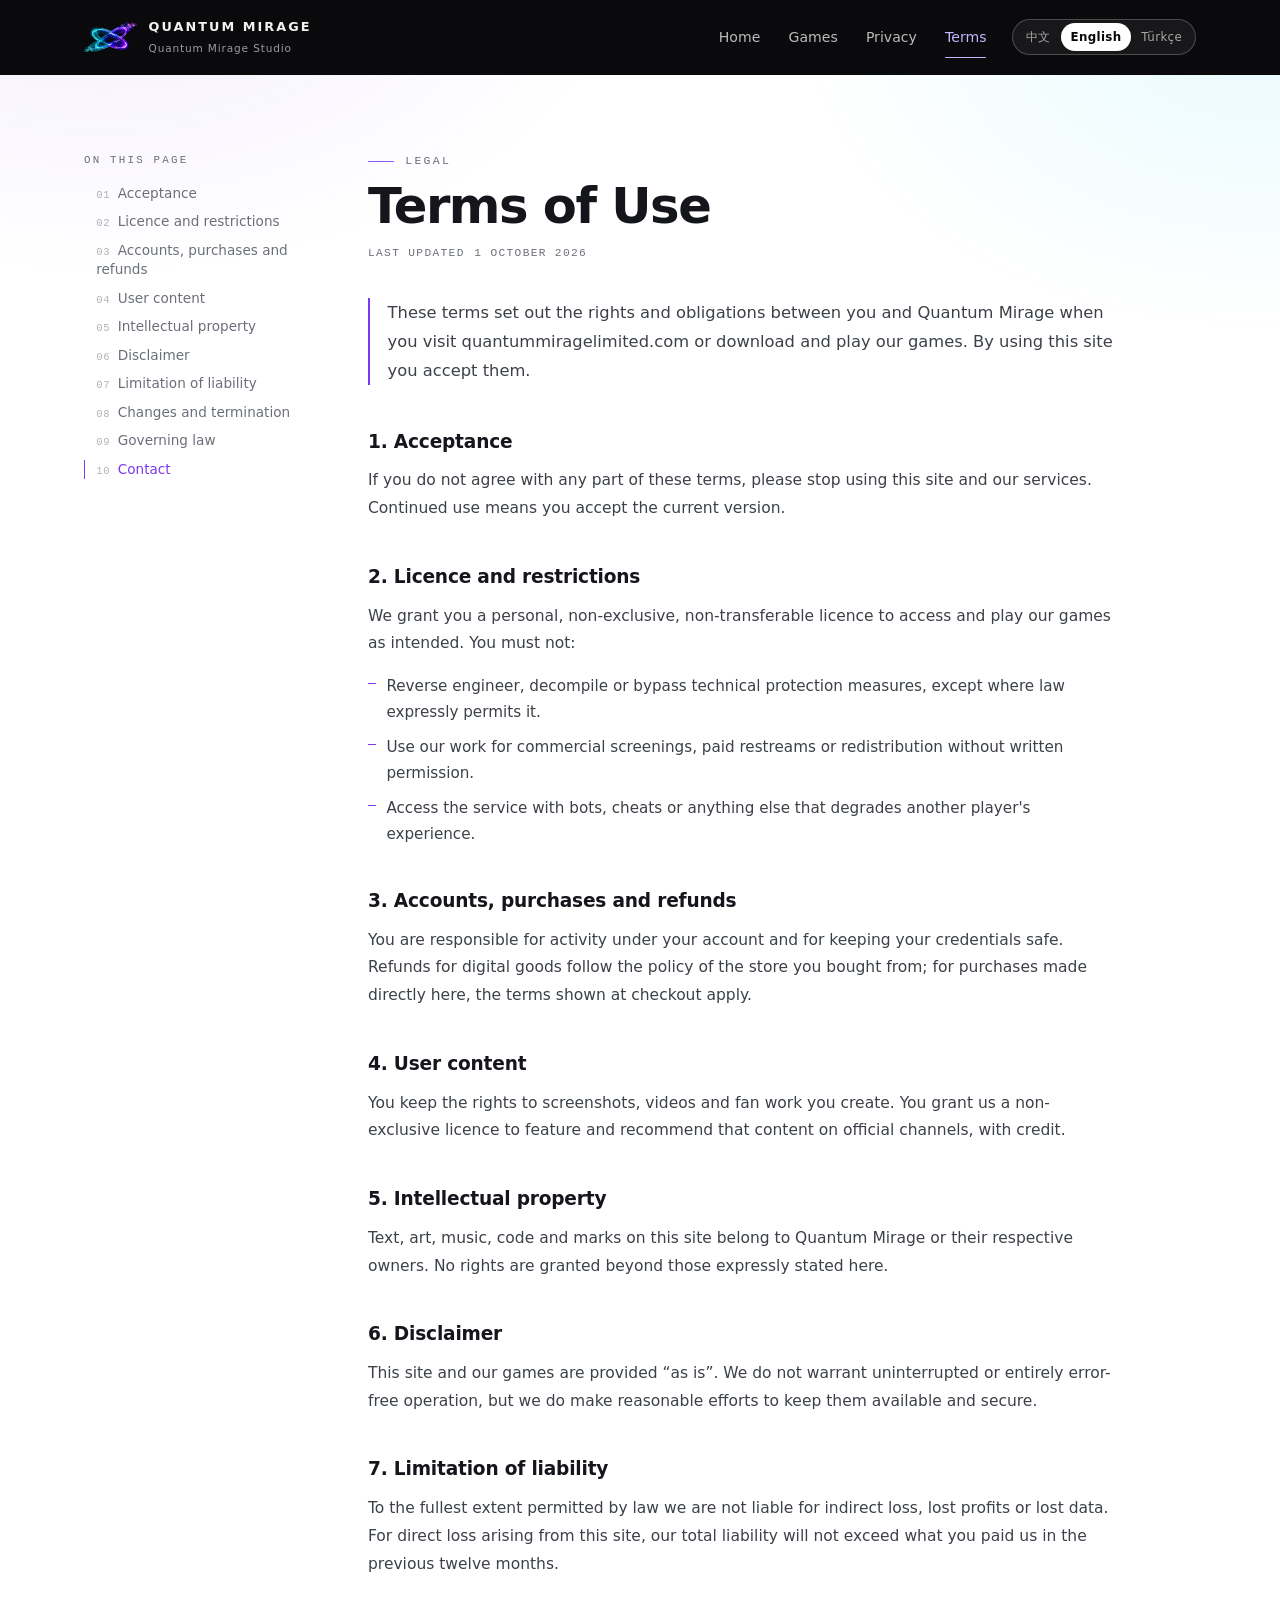
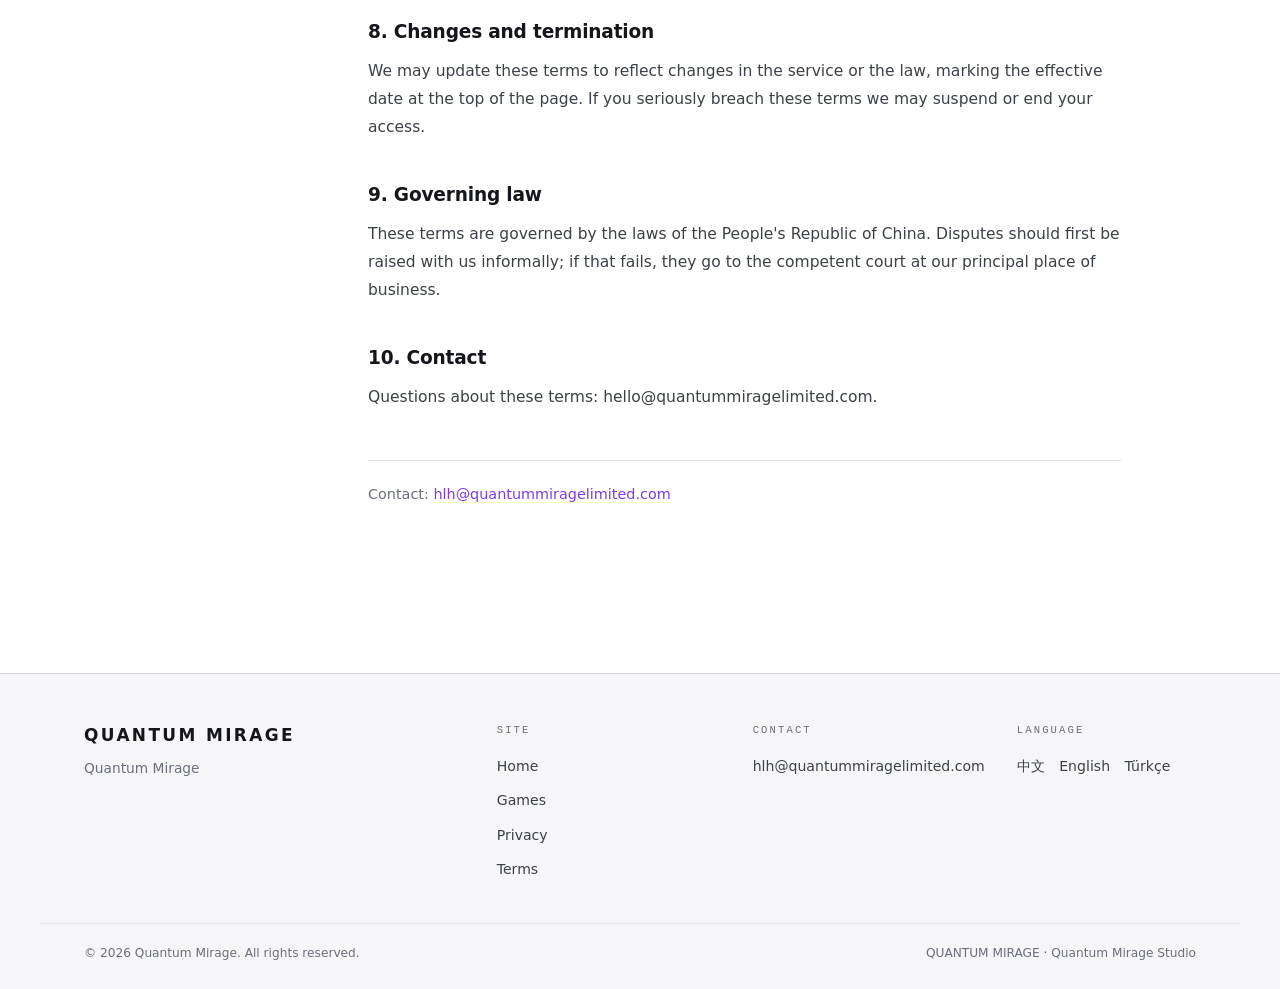
<file: quantummiragelimited_web/site/en/terms.html>
<!doctype html>
<html lang="en" class="no-js">
<head>
  <meta charset="utf-8">
  <meta name="viewport" content="width=device-width, initial-scale=1">
  <title>Terms of Use — Quantum Mirage</title>
  <meta name="description" content="Terms that apply when you visit this site or play Quantum Mirage games.">
  <meta name="color-scheme" content="light">
  <meta name="theme-color" content="#ffffff">
  <link rel="canonical" href="https://quantummiragelimited.com/en/terms.html">
  <link rel="alternate" hreflang="zh-Hans" href="https://quantummiragelimited.com/zh/terms.html">
  <link rel="alternate" hreflang="en" href="https://quantummiragelimited.com/en/terms.html">
  <link rel="alternate" hreflang="tr" href="https://quantummiragelimited.com/tr/terms.html">
  <link rel="alternate" hreflang="x-default" href="https://quantummiragelimited.com/en/terms.html">
  <meta property="og:type" content="website">
  <meta property="og:site_name" content="QUANTUM MIRAGE">
  <meta property="og:title" content="Terms of Use — Quantum Mirage">
  <meta property="og:description" content="Terms that apply when you visit this site or play Quantum Mirage games.">
  <meta property="og:locale" content="en_US">
  <link rel="icon" href="../assets/img/favicon.svg" type="image/svg+xml">
  <link rel="stylesheet" href="../assets/css/style.css">
  <script defer src="../assets/js/site.js"></script>
</head>
<body>
  <a class="skip" href="#main">Skip to content</a>
  <header class="site-header">
    <div class="wrap header__inner">
      <a class="brand" href="index.html" aria-label="QUANTUM MIRAGE — Quantum Mirage">
        <img class="brand__logo" src="../assets/img/logo.svg" alt="" height="26">
        <span class="brand__text">
          <span class="brand__word">QUANTUM MIRAGE</span>
          <span class="brand__sub">Quantum Mirage Studio</span>
        </span>
      </a>

      <button class="nav-toggle" type="button" aria-expanded="false" aria-controls="site-nav">
        <span class="nav-toggle__bars" aria-hidden="true"></span>
        <span class="u-sr">Menu</span>
      </button>

      <nav class="nav" id="site-nav" aria-label="Main">
        <div class="nav__links">
        <a class="nav__link" href="index.html">Home</a>
        <a class="nav__link" href="games.html">Games</a>
        <a class="nav__link" href="privacy.html">Privacy</a>
        <a class="nav__link" href="terms.html" aria-current="page">Terms</a>
        </div>

        <div class="lang" role="group" aria-label="Language">
        <a class="lang__btn" href="../zh/terms.html" hreflang="zh-Hans" lang="zh-Hans">中文</a>
        <a class="lang__btn" href="../en/terms.html" hreflang="en" lang="en" aria-current="true">English</a>
        <a class="lang__btn" href="../tr/terms.html" hreflang="tr" lang="tr">Türkçe</a>
        </div>
      </nav>
    </div>
  </header>
  <main id="main">
    <div class="wrap legal">
      <aside class="legal__toc">
        <p class="legal__toc-title">On this page</p>
        <ol>
          <li><a href="#s1">Acceptance</a></li>
          <li><a href="#s2">Licence and restrictions</a></li>
          <li><a href="#s3">Accounts, purchases and refunds</a></li>
          <li><a href="#s4">User content</a></li>
          <li><a href="#s5">Intellectual property</a></li>
          <li><a href="#s6">Disclaimer</a></li>
          <li><a href="#s7">Limitation of liability</a></li>
          <li><a href="#s8">Changes and termination</a></li>
          <li><a href="#s9">Governing law</a></li>
          <li><a href="#s10">Contact</a></li>
        </ol>
      </aside>

      <article class="legal__doc">
        <p class="eyebrow">Legal</p>
        <h1 class="legal__title">Terms of Use</h1>
        <p class="legal__updated"><span>Last updated</span> 1 October 2026</p>
        <p class="legal__intro">These terms set out the rights and obligations between you and Quantum Mirage when you visit quantummiragelimited.com or download and play our games. By using this site you accept them.</p>

        <section class="legal__section" id="s1">
          <h2>1. Acceptance</h2>
          <p>If you do not agree with any part of these terms, please stop using this site and our services. Continued use means you accept the current version.</p>
          
        </section>
        <section class="legal__section" id="s2">
          <h2>2. Licence and restrictions</h2>
          <p>We grant you a personal, non-exclusive, non-transferable licence to access and play our games as intended. You must not:</p>
          <ul>
            <li>Reverse engineer, decompile or bypass technical protection measures, except where law expressly permits it.</li>
            <li>Use our work for commercial screenings, paid restreams or redistribution without written permission.</li>
            <li>Access the service with bots, cheats or anything else that degrades another player&#39;s experience.</li>
          </ul>
        </section>
        <section class="legal__section" id="s3">
          <h2>3. Accounts, purchases and refunds</h2>
          <p>You are responsible for activity under your account and for keeping your credentials safe. Refunds for digital goods follow the policy of the store you bought from; for purchases made directly here, the terms shown at checkout apply.</p>
          
        </section>
        <section class="legal__section" id="s4">
          <h2>4. User content</h2>
          <p>You keep the rights to screenshots, videos and fan work you create. You grant us a non-exclusive licence to feature and recommend that content on official channels, with credit.</p>
          
        </section>
        <section class="legal__section" id="s5">
          <h2>5. Intellectual property</h2>
          <p>Text, art, music, code and marks on this site belong to Quantum Mirage or their respective owners. No rights are granted beyond those expressly stated here.</p>
          
        </section>
        <section class="legal__section" id="s6">
          <h2>6. Disclaimer</h2>
          <p>This site and our games are provided “as is”. We do not warrant uninterrupted or entirely error-free operation, but we do make reasonable efforts to keep them available and secure.</p>
          
        </section>
        <section class="legal__section" id="s7">
          <h2>7. Limitation of liability</h2>
          <p>To the fullest extent permitted by law we are not liable for indirect loss, lost profits or lost data. For direct loss arising from this site, our total liability will not exceed what you paid us in the previous twelve months.</p>
          
        </section>
        <section class="legal__section" id="s8">
          <h2>8. Changes and termination</h2>
          <p>We may update these terms to reflect changes in the service or the law, marking the effective date at the top of the page. If you seriously breach these terms we may suspend or end your access.</p>
          
        </section>
        <section class="legal__section" id="s9">
          <h2>9. Governing law</h2>
          <p>These terms are governed by the laws of the People&#39;s Republic of China. Disputes should first be raised with us informally; if that fails, they go to the competent court at our principal place of business.</p>
          
        </section>
        <section class="legal__section" id="s10">
          <h2>10. Contact</h2>
          <p>Questions about these terms: hello@quantummiragelimited.com.</p>
          
        </section>

        <div class="legal__foot">
          <p>Contact: <a href="mailto:hlh@quantummiragelimited.com">hlh@quantummiragelimited.com</a></p>
        </div>
      </article>
    </div>
  </main>
  <footer class="site-footer">
    <div class="wrap footer__grid">
      <div class="footer__brand">
        <p class="footer__word">QUANTUM MIRAGE</p>
        <p class="footer__tag">Quantum Mirage</p>
      </div>

      <div class="footer__col">
        <p class="footer__h">Site</p>
        <ul>
          <li><a href="index.html">Home</a></li>
          <li><a href="games.html">Games</a></li>
          <li><a href="privacy.html">Privacy</a></li>
          <li><a href="terms.html">Terms</a></li>
        </ul>
      </div>

      <div class="footer__col">
        <p class="footer__h">Contact</p>
        <ul>
          <li><a href="mailto:hlh@quantummiragelimited.com">hlh@quantummiragelimited.com</a></li>
        </ul>
      </div>

      <div class="footer__col">
        <p class="footer__h">Language</p>
        <ul class="footer__lang"><li><a href="../zh/terms.html" hreflang="zh-Hans" lang="zh-Hans">中文</a></li><li><a href="../en/terms.html" hreflang="en" lang="en">English</a></li><li><a href="../tr/terms.html" hreflang="tr" lang="tr">Türkçe</a></li></ul>
      </div>
    </div>

    <div class="wrap footer__bottom">
      <p>© 2026 Quantum Mirage. All rights reserved.</p>
      <p>QUANTUM MIRAGE · Quantum Mirage Studio</p>
    </div>
  </footer>
</body>
</html>
</file>
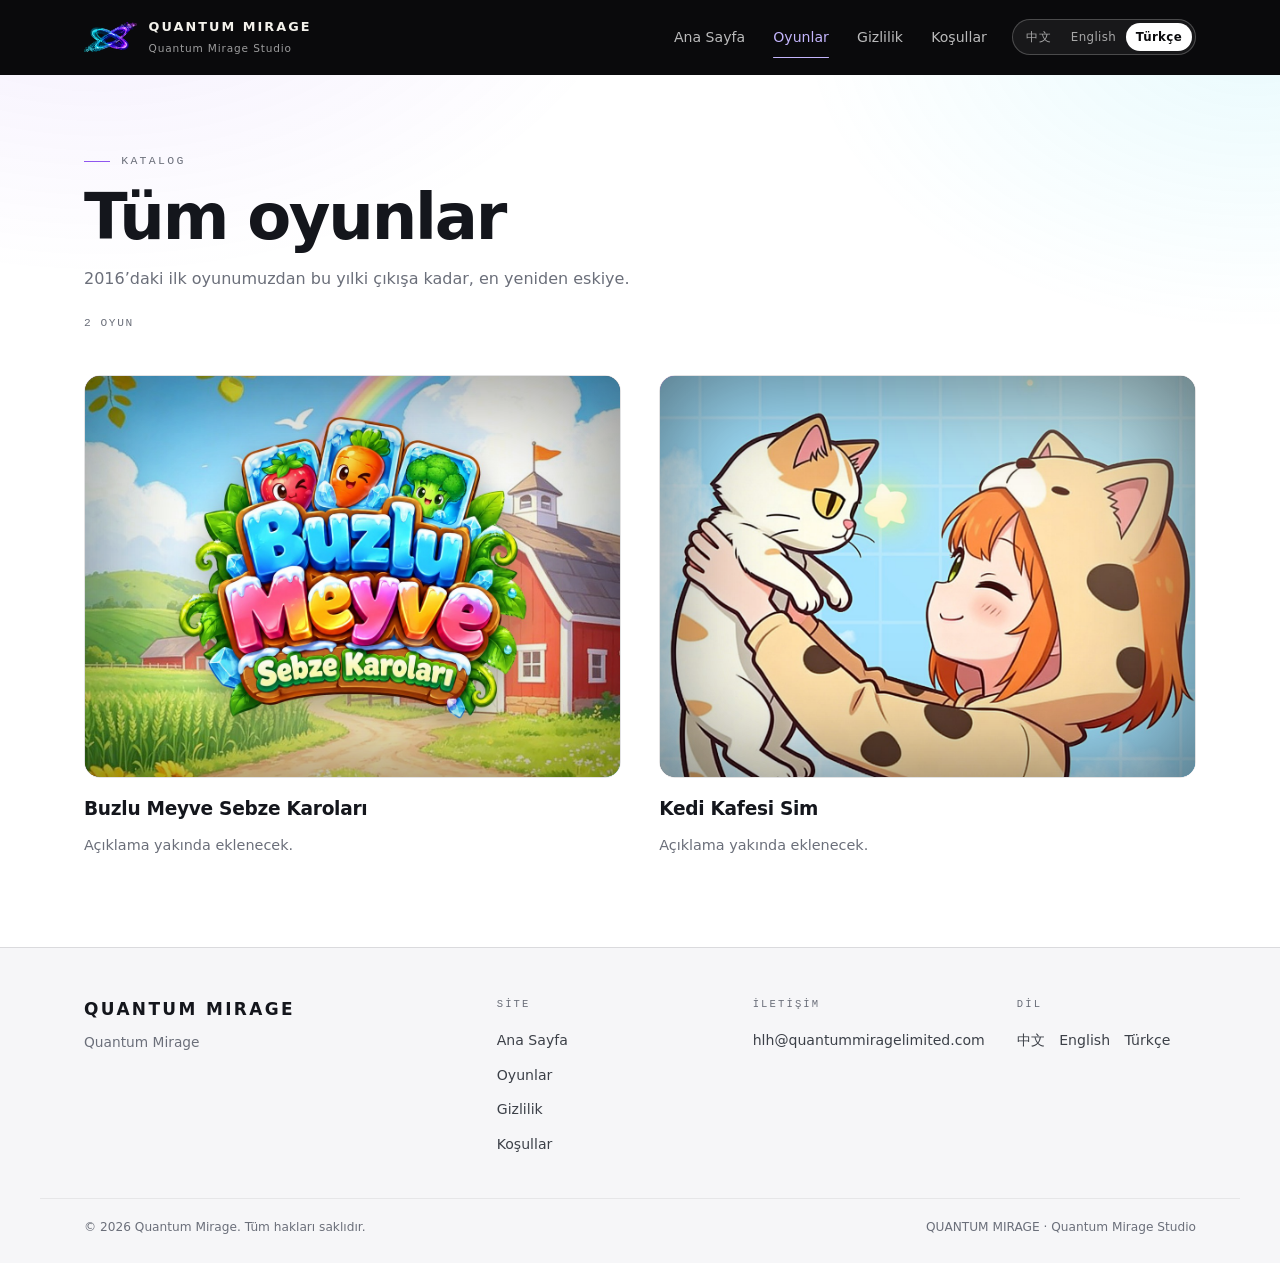
<file: quantummiragelimited_web/site/tr/games.html>
<!doctype html>
<html lang="tr" class="no-js">
<head>
  <meta charset="utf-8">
  <meta name="viewport" content="width=device-width, initial-scale=1">
  <title>Katalog — Quantum Mirage</title>
  <meta name="description" content="Quantum Mirage’in tüm oyunları, çıkış tarihine göre sıralı; platform ve tür bilgileriyle.">
  <meta name="color-scheme" content="light">
  <meta name="theme-color" content="#ffffff">
  <link rel="canonical" href="https://quantummiragelimited.com/tr/games.html">
  <link rel="alternate" hreflang="zh-Hans" href="https://quantummiragelimited.com/zh/games.html">
  <link rel="alternate" hreflang="en" href="https://quantummiragelimited.com/en/games.html">
  <link rel="alternate" hreflang="tr" href="https://quantummiragelimited.com/tr/games.html">
  <link rel="alternate" hreflang="x-default" href="https://quantummiragelimited.com/en/games.html">
  <meta property="og:type" content="website">
  <meta property="og:site_name" content="QUANTUM MIRAGE">
  <meta property="og:title" content="Katalog — Quantum Mirage">
  <meta property="og:description" content="Quantum Mirage’in tüm oyunları, çıkış tarihine göre sıralı; platform ve tür bilgileriyle.">
  <meta property="og:locale" content="tr_TR">
  <link rel="icon" href="../assets/img/favicon.svg" type="image/svg+xml">
  <link rel="stylesheet" href="../assets/css/style.css">
  <script defer src="../assets/js/site.js"></script>
</head>
<body>
  <a class="skip" href="#main">İçeriğe geç</a>
  <header class="site-header">
    <div class="wrap header__inner">
      <a class="brand" href="index.html" aria-label="QUANTUM MIRAGE — Quantum Mirage">
        <img class="brand__logo" src="../assets/img/logo.svg" alt="" height="26">
        <span class="brand__text">
          <span class="brand__word">QUANTUM MIRAGE</span>
          <span class="brand__sub">Quantum Mirage Studio</span>
        </span>
      </a>

      <button class="nav-toggle" type="button" aria-expanded="false" aria-controls="site-nav">
        <span class="nav-toggle__bars" aria-hidden="true"></span>
        <span class="u-sr">Menü</span>
      </button>

      <nav class="nav" id="site-nav" aria-label="Ana gezinme">
        <div class="nav__links">
        <a class="nav__link" href="index.html">Ana Sayfa</a>
        <a class="nav__link" href="games.html" aria-current="page">Oyunlar</a>
        <a class="nav__link" href="privacy.html">Gizlilik</a>
        <a class="nav__link" href="terms.html">Koşullar</a>
        </div>

        <div class="lang" role="group" aria-label="Dil">
        <a class="lang__btn" href="../zh/games.html" hreflang="zh-Hans" lang="zh-Hans">中文</a>
        <a class="lang__btn" href="../en/games.html" hreflang="en" lang="en">English</a>
        <a class="lang__btn" href="../tr/games.html" hreflang="tr" lang="tr" aria-current="true">Türkçe</a>
        </div>
      </nav>
    </div>
  </header>
  <main id="main">
    <header class="page-head wrap">
      <p class="eyebrow" data-reveal>Katalog</p>
      <h1 class="page-head__title" data-reveal style="--i:1">Tüm oyunlar</h1>
      <p class="page-head__lead" data-reveal style="--i:2">2016’daki ilk oyunumuzdan bu yılki çıkışa kadar, en yeniden eskiye.</p>
      <p class="page-head__meta" data-reveal style="--i:3">2 oyun</p>
    </header>

    <section class="wrap">
      <div class="grid">
        <article class="card" id="game-buzlu-meyve-sebze-karolari" data-reveal style="--i:0">
          <div class="card__frame">
            <div class="cover cover--rings" style="--c1:#7c3aed;--c2:#22d3ee">
              <img class="cover__img" src="../assets/img/games/buzlu-meyve-sebze-karolari.jpg" alt="">
              
            </div>
          </div>
          <div class="card__body">
            <h3 class="card__title">Buzlu Meyve Sebze Karoları</h3>
            
            <p class="card__blurb">Açıklama yakında eklenecek.</p>
          </div>
        </article>
        <article class="card" id="game-kedi-kafesi-sim" data-reveal style="--i:1">
          <div class="card__frame">
            <div class="cover cover--dots" style="--c1:#dc48fd;--c2:#0ea5e9">
              <img class="cover__img" src="../assets/img/games/kedi-kafesi-sim.jpg" alt="">
              
            </div>
          </div>
          <div class="card__body">
            <h3 class="card__title">Kedi Kafesi Sim</h3>
            
            <p class="card__blurb">Açıklama yakında eklenecek.</p>
          </div>
        </article>
      </div>
      
    </section>
  </main>
  <footer class="site-footer">
    <div class="wrap footer__grid">
      <div class="footer__brand">
        <p class="footer__word">QUANTUM MIRAGE</p>
        <p class="footer__tag">Quantum Mirage</p>
      </div>

      <div class="footer__col">
        <p class="footer__h">Site</p>
        <ul>
          <li><a href="index.html">Ana Sayfa</a></li>
          <li><a href="games.html">Oyunlar</a></li>
          <li><a href="privacy.html">Gizlilik</a></li>
          <li><a href="terms.html">Koşullar</a></li>
        </ul>
      </div>

      <div class="footer__col">
        <p class="footer__h">İletişim</p>
        <ul>
          <li><a href="mailto:hlh@quantummiragelimited.com">hlh@quantummiragelimited.com</a></li>
        </ul>
      </div>

      <div class="footer__col">
        <p class="footer__h">Dil</p>
        <ul class="footer__lang"><li><a href="../zh/games.html" hreflang="zh-Hans" lang="zh-Hans">中文</a></li><li><a href="../en/games.html" hreflang="en" lang="en">English</a></li><li><a href="../tr/games.html" hreflang="tr" lang="tr">Türkçe</a></li></ul>
      </div>
    </div>

    <div class="wrap footer__bottom">
      <p>© 2026 Quantum Mirage. Tüm hakları saklıdır.</p>
      <p>QUANTUM MIRAGE · Quantum Mirage Studio</p>
    </div>
  </footer>
</body>
</html>
</file>
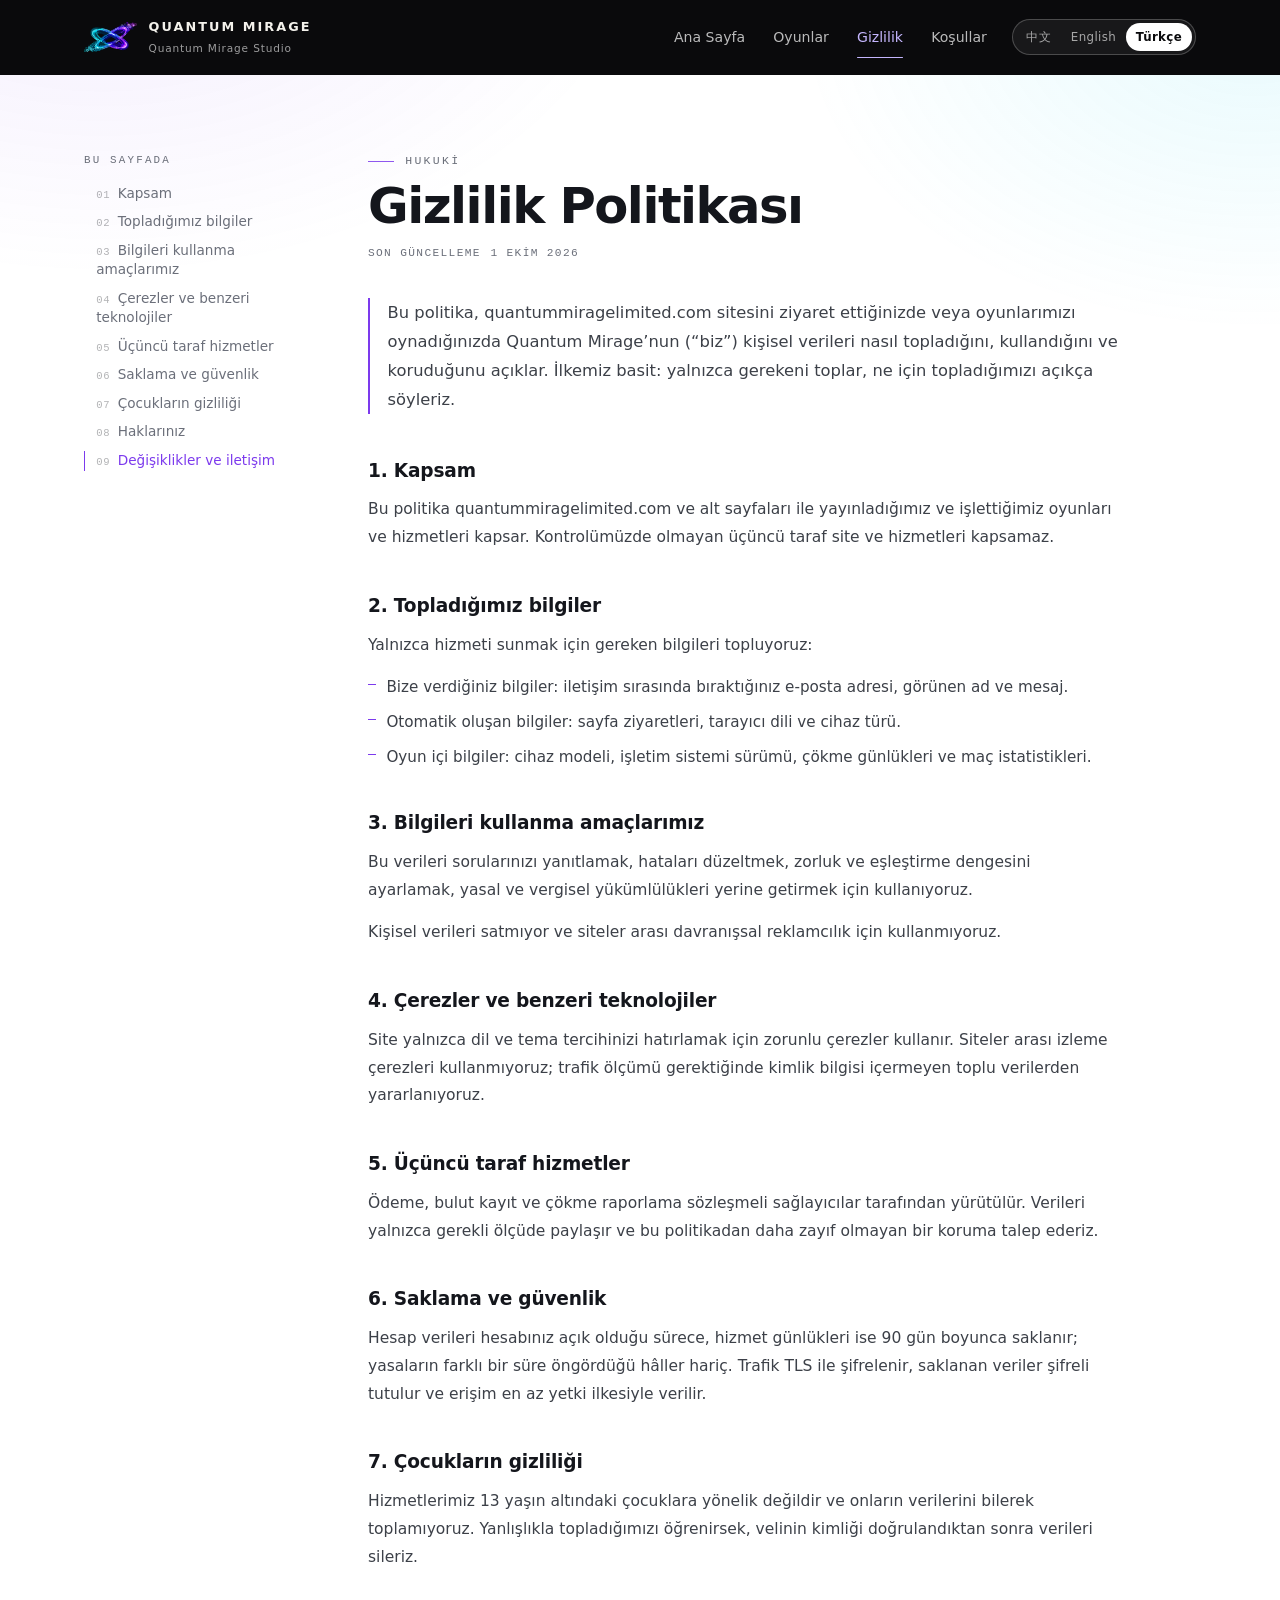
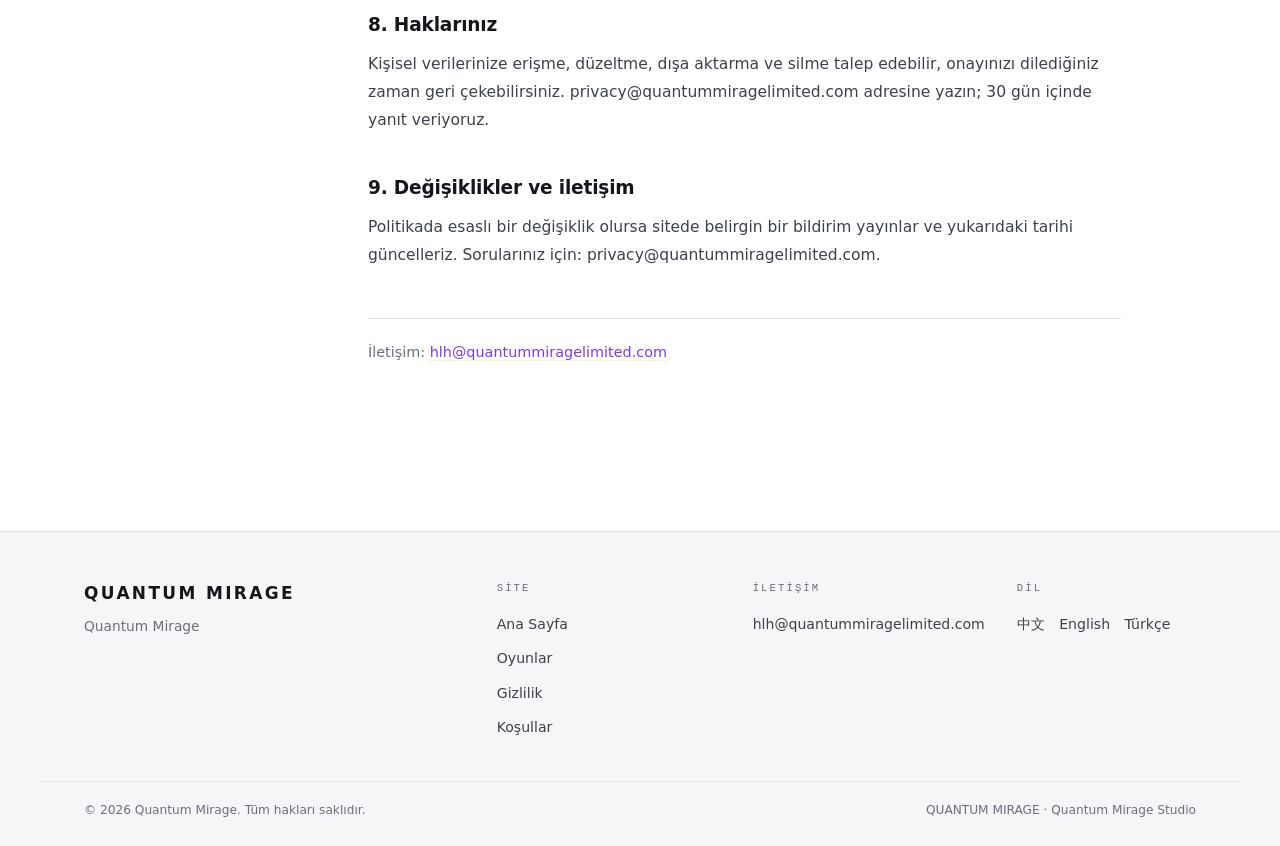
<file: quantummiragelimited_web/site/tr/privacy.html>
<!doctype html>
<html lang="tr" class="no-js">
<head>
  <meta charset="utf-8">
  <meta name="viewport" content="width=device-width, initial-scale=1">
  <title>Gizlilik Politikası — Quantum Mirage</title>
  <meta name="description" content="Quantum Mirage’in kişisel verileri nasıl topladığı, sakladığı ve koruduğu; sahip olduğunuz haklar.">
  <meta name="color-scheme" content="light">
  <meta name="theme-color" content="#ffffff">
  <link rel="canonical" href="https://quantummiragelimited.com/tr/privacy.html">
  <link rel="alternate" hreflang="zh-Hans" href="https://quantummiragelimited.com/zh/privacy.html">
  <link rel="alternate" hreflang="en" href="https://quantummiragelimited.com/en/privacy.html">
  <link rel="alternate" hreflang="tr" href="https://quantummiragelimited.com/tr/privacy.html">
  <link rel="alternate" hreflang="x-default" href="https://quantummiragelimited.com/en/privacy.html">
  <meta property="og:type" content="website">
  <meta property="og:site_name" content="QUANTUM MIRAGE">
  <meta property="og:title" content="Gizlilik Politikası — Quantum Mirage">
  <meta property="og:description" content="Quantum Mirage’in kişisel verileri nasıl topladığı, sakladığı ve koruduğu; sahip olduğunuz haklar.">
  <meta property="og:locale" content="tr_TR">
  <link rel="icon" href="../assets/img/favicon.svg" type="image/svg+xml">
  <link rel="stylesheet" href="../assets/css/style.css">
  <script defer src="../assets/js/site.js"></script>
</head>
<body>
  <a class="skip" href="#main">İçeriğe geç</a>
  <header class="site-header">
    <div class="wrap header__inner">
      <a class="brand" href="index.html" aria-label="QUANTUM MIRAGE — Quantum Mirage">
        <img class="brand__logo" src="../assets/img/logo.svg" alt="" height="26">
        <span class="brand__text">
          <span class="brand__word">QUANTUM MIRAGE</span>
          <span class="brand__sub">Quantum Mirage Studio</span>
        </span>
      </a>

      <button class="nav-toggle" type="button" aria-expanded="false" aria-controls="site-nav">
        <span class="nav-toggle__bars" aria-hidden="true"></span>
        <span class="u-sr">Menü</span>
      </button>

      <nav class="nav" id="site-nav" aria-label="Ana gezinme">
        <div class="nav__links">
        <a class="nav__link" href="index.html">Ana Sayfa</a>
        <a class="nav__link" href="games.html">Oyunlar</a>
        <a class="nav__link" href="privacy.html" aria-current="page">Gizlilik</a>
        <a class="nav__link" href="terms.html">Koşullar</a>
        </div>

        <div class="lang" role="group" aria-label="Dil">
        <a class="lang__btn" href="../zh/privacy.html" hreflang="zh-Hans" lang="zh-Hans">中文</a>
        <a class="lang__btn" href="../en/privacy.html" hreflang="en" lang="en">English</a>
        <a class="lang__btn" href="../tr/privacy.html" hreflang="tr" lang="tr" aria-current="true">Türkçe</a>
        </div>
      </nav>
    </div>
  </header>
  <main id="main">
    <div class="wrap legal">
      <aside class="legal__toc">
        <p class="legal__toc-title">Bu sayfada</p>
        <ol>
          <li><a href="#s1">Kapsam</a></li>
          <li><a href="#s2">Topladığımız bilgiler</a></li>
          <li><a href="#s3">Bilgileri kullanma amaçlarımız</a></li>
          <li><a href="#s4">Çerezler ve benzeri teknolojiler</a></li>
          <li><a href="#s5">Üçüncü taraf hizmetler</a></li>
          <li><a href="#s6">Saklama ve güvenlik</a></li>
          <li><a href="#s7">Çocukların gizliliği</a></li>
          <li><a href="#s8">Haklarınız</a></li>
          <li><a href="#s9">Değişiklikler ve iletişim</a></li>
        </ol>
      </aside>

      <article class="legal__doc">
        <p class="eyebrow">Hukuki</p>
        <h1 class="legal__title">Gizlilik Politikası</h1>
        <p class="legal__updated"><span>Son güncelleme</span> 1 Ekim 2026</p>
        <p class="legal__intro">Bu politika, quantummiragelimited.com sitesini ziyaret ettiğinizde veya oyunlarımızı oynadığınızda Quantum Mirage’nun (“biz”) kişisel verileri nasıl topladığını, kullandığını ve koruduğunu açıklar. İlkemiz basit: yalnızca gerekeni toplar, ne için topladığımızı açıkça söyleriz.</p>

        <section class="legal__section" id="s1">
          <h2>1. Kapsam</h2>
          <p>Bu politika quantummiragelimited.com ve alt sayfaları ile yayınladığımız ve işlettiğimiz oyunları ve hizmetleri kapsar. Kontrolümüzde olmayan üçüncü taraf site ve hizmetleri kapsamaz.</p>
          
        </section>
        <section class="legal__section" id="s2">
          <h2>2. Topladığımız bilgiler</h2>
          <p>Yalnızca hizmeti sunmak için gereken bilgileri topluyoruz:</p>
          <ul>
            <li>Bize verdiğiniz bilgiler: iletişim sırasında bıraktığınız e-posta adresi, görünen ad ve mesaj.</li>
            <li>Otomatik oluşan bilgiler: sayfa ziyaretleri, tarayıcı dili ve cihaz türü.</li>
            <li>Oyun içi bilgiler: cihaz modeli, işletim sistemi sürümü, çökme günlükleri ve maç istatistikleri.</li>
          </ul>
        </section>
        <section class="legal__section" id="s3">
          <h2>3. Bilgileri kullanma amaçlarımız</h2>
          <p>Bu verileri sorularınızı yanıtlamak, hataları düzeltmek, zorluk ve eşleştirme dengesini ayarlamak, yasal ve vergisel yükümlülükleri yerine getirmek için kullanıyoruz.</p>
          <p>Kişisel verileri satmıyor ve siteler arası davranışsal reklamcılık için kullanmıyoruz.</p>
          
        </section>
        <section class="legal__section" id="s4">
          <h2>4. Çerezler ve benzeri teknolojiler</h2>
          <p>Site yalnızca dil ve tema tercihinizi hatırlamak için zorunlu çerezler kullanır. Siteler arası izleme çerezleri kullanmıyoruz; trafik ölçümü gerektiğinde kimlik bilgisi içermeyen toplu verilerden yararlanıyoruz.</p>
          
        </section>
        <section class="legal__section" id="s5">
          <h2>5. Üçüncü taraf hizmetler</h2>
          <p>Ödeme, bulut kayıt ve çökme raporlama sözleşmeli sağlayıcılar tarafından yürütülür. Verileri yalnızca gerekli ölçüde paylaşır ve bu politikadan daha zayıf olmayan bir koruma talep ederiz.</p>
          
        </section>
        <section class="legal__section" id="s6">
          <h2>6. Saklama ve güvenlik</h2>
          <p>Hesap verileri hesabınız açık olduğu sürece, hizmet günlükleri ise 90 gün boyunca saklanır; yasaların farklı bir süre öngördüğü hâller hariç. Trafik TLS ile şifrelenir, saklanan veriler şifreli tutulur ve erişim en az yetki ilkesiyle verilir.</p>
          
        </section>
        <section class="legal__section" id="s7">
          <h2>7. Çocukların gizliliği</h2>
          <p>Hizmetlerimiz 13 yaşın altındaki çocuklara yönelik değildir ve onların verilerini bilerek toplamıyoruz. Yanlışlıkla topladığımızı öğrenirsek, velinin kimliği doğrulandıktan sonra verileri sileriz.</p>
          
        </section>
        <section class="legal__section" id="s8">
          <h2>8. Haklarınız</h2>
          <p>Kişisel verilerinize erişme, düzeltme, dışa aktarma ve silme talep edebilir, onayınızı dilediğiniz zaman geri çekebilirsiniz. privacy@quantummiragelimited.com adresine yazın; 30 gün içinde yanıt veriyoruz.</p>
          
        </section>
        <section class="legal__section" id="s9">
          <h2>9. Değişiklikler ve iletişim</h2>
          <p>Politikada esaslı bir değişiklik olursa sitede belirgin bir bildirim yayınlar ve yukarıdaki tarihi güncelleriz. Sorularınız için: privacy@quantummiragelimited.com.</p>
          
        </section>

        <div class="legal__foot">
          <p>İletişim: <a href="mailto:hlh@quantummiragelimited.com">hlh@quantummiragelimited.com</a></p>
        </div>
      </article>
    </div>
  </main>
  <footer class="site-footer">
    <div class="wrap footer__grid">
      <div class="footer__brand">
        <p class="footer__word">QUANTUM MIRAGE</p>
        <p class="footer__tag">Quantum Mirage</p>
      </div>

      <div class="footer__col">
        <p class="footer__h">Site</p>
        <ul>
          <li><a href="index.html">Ana Sayfa</a></li>
          <li><a href="games.html">Oyunlar</a></li>
          <li><a href="privacy.html">Gizlilik</a></li>
          <li><a href="terms.html">Koşullar</a></li>
        </ul>
      </div>

      <div class="footer__col">
        <p class="footer__h">İletişim</p>
        <ul>
          <li><a href="mailto:hlh@quantummiragelimited.com">hlh@quantummiragelimited.com</a></li>
        </ul>
      </div>

      <div class="footer__col">
        <p class="footer__h">Dil</p>
        <ul class="footer__lang"><li><a href="../zh/privacy.html" hreflang="zh-Hans" lang="zh-Hans">中文</a></li><li><a href="../en/privacy.html" hreflang="en" lang="en">English</a></li><li><a href="../tr/privacy.html" hreflang="tr" lang="tr">Türkçe</a></li></ul>
      </div>
    </div>

    <div class="wrap footer__bottom">
      <p>© 2026 Quantum Mirage. Tüm hakları saklıdır.</p>
      <p>QUANTUM MIRAGE · Quantum Mirage Studio</p>
    </div>
  </footer>
</body>
</html>
</file>
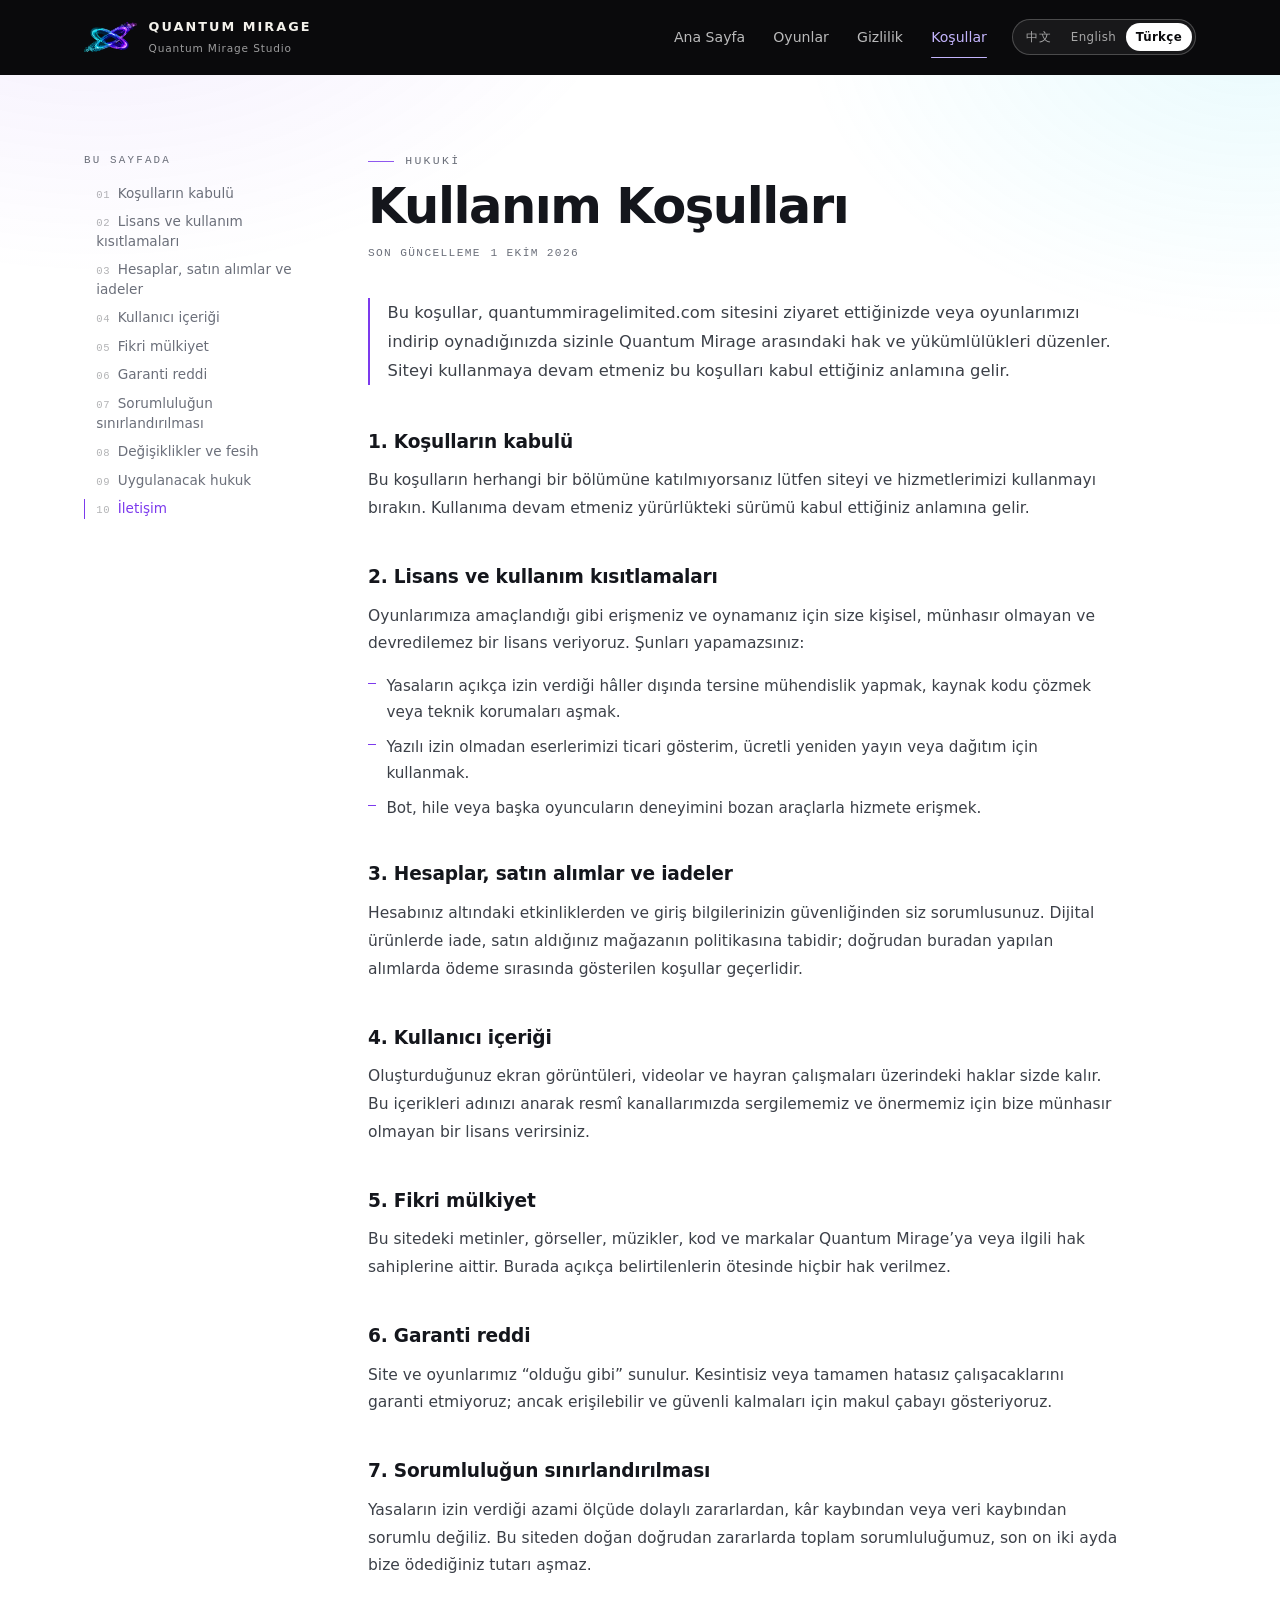
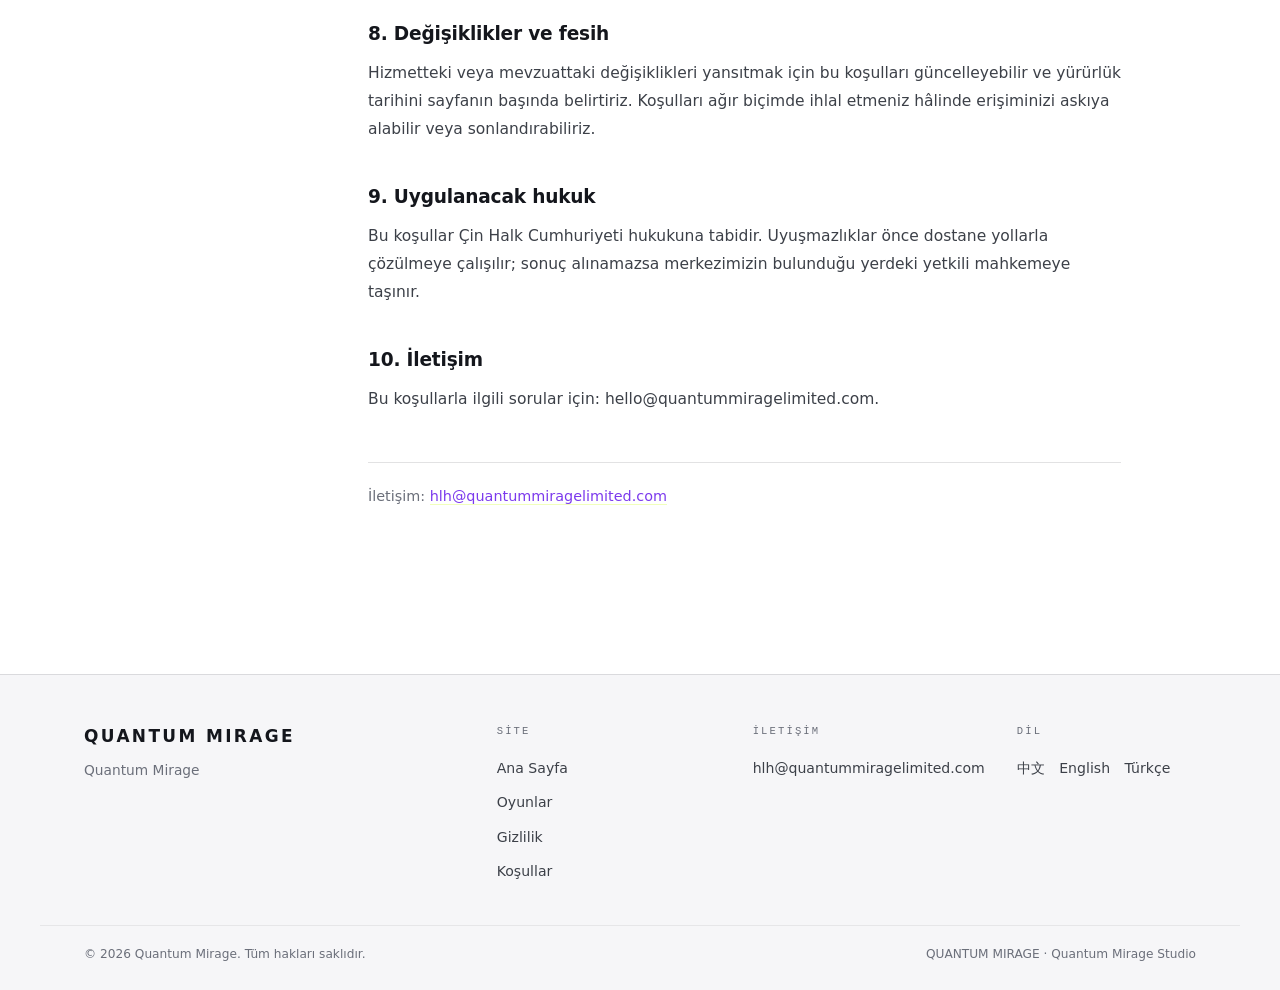
<file: quantummiragelimited_web/site/tr/terms.html>
<!doctype html>
<html lang="tr" class="no-js">
<head>
  <meta charset="utf-8">
  <meta name="viewport" content="width=device-width, initial-scale=1">
  <title>Kullanım Koşulları — Quantum Mirage</title>
  <meta name="description" content="Bu siteyi ziyaret ederken ve Quantum Mirage oyunlarını oynarken geçerli kullanım koşulları.">
  <meta name="color-scheme" content="light">
  <meta name="theme-color" content="#ffffff">
  <link rel="canonical" href="https://quantummiragelimited.com/tr/terms.html">
  <link rel="alternate" hreflang="zh-Hans" href="https://quantummiragelimited.com/zh/terms.html">
  <link rel="alternate" hreflang="en" href="https://quantummiragelimited.com/en/terms.html">
  <link rel="alternate" hreflang="tr" href="https://quantummiragelimited.com/tr/terms.html">
  <link rel="alternate" hreflang="x-default" href="https://quantummiragelimited.com/en/terms.html">
  <meta property="og:type" content="website">
  <meta property="og:site_name" content="QUANTUM MIRAGE">
  <meta property="og:title" content="Kullanım Koşulları — Quantum Mirage">
  <meta property="og:description" content="Bu siteyi ziyaret ederken ve Quantum Mirage oyunlarını oynarken geçerli kullanım koşulları.">
  <meta property="og:locale" content="tr_TR">
  <link rel="icon" href="../assets/img/favicon.svg" type="image/svg+xml">
  <link rel="stylesheet" href="../assets/css/style.css">
  <script defer src="../assets/js/site.js"></script>
</head>
<body>
  <a class="skip" href="#main">İçeriğe geç</a>
  <header class="site-header">
    <div class="wrap header__inner">
      <a class="brand" href="index.html" aria-label="QUANTUM MIRAGE — Quantum Mirage">
        <img class="brand__logo" src="../assets/img/logo.svg" alt="" height="26">
        <span class="brand__text">
          <span class="brand__word">QUANTUM MIRAGE</span>
          <span class="brand__sub">Quantum Mirage Studio</span>
        </span>
      </a>

      <button class="nav-toggle" type="button" aria-expanded="false" aria-controls="site-nav">
        <span class="nav-toggle__bars" aria-hidden="true"></span>
        <span class="u-sr">Menü</span>
      </button>

      <nav class="nav" id="site-nav" aria-label="Ana gezinme">
        <div class="nav__links">
        <a class="nav__link" href="index.html">Ana Sayfa</a>
        <a class="nav__link" href="games.html">Oyunlar</a>
        <a class="nav__link" href="privacy.html">Gizlilik</a>
        <a class="nav__link" href="terms.html" aria-current="page">Koşullar</a>
        </div>

        <div class="lang" role="group" aria-label="Dil">
        <a class="lang__btn" href="../zh/terms.html" hreflang="zh-Hans" lang="zh-Hans">中文</a>
        <a class="lang__btn" href="../en/terms.html" hreflang="en" lang="en">English</a>
        <a class="lang__btn" href="../tr/terms.html" hreflang="tr" lang="tr" aria-current="true">Türkçe</a>
        </div>
      </nav>
    </div>
  </header>
  <main id="main">
    <div class="wrap legal">
      <aside class="legal__toc">
        <p class="legal__toc-title">Bu sayfada</p>
        <ol>
          <li><a href="#s1">Koşulların kabulü</a></li>
          <li><a href="#s2">Lisans ve kullanım kısıtlamaları</a></li>
          <li><a href="#s3">Hesaplar, satın alımlar ve iadeler</a></li>
          <li><a href="#s4">Kullanıcı içeriği</a></li>
          <li><a href="#s5">Fikri mülkiyet</a></li>
          <li><a href="#s6">Garanti reddi</a></li>
          <li><a href="#s7">Sorumluluğun sınırlandırılması</a></li>
          <li><a href="#s8">Değişiklikler ve fesih</a></li>
          <li><a href="#s9">Uygulanacak hukuk</a></li>
          <li><a href="#s10">İletişim</a></li>
        </ol>
      </aside>

      <article class="legal__doc">
        <p class="eyebrow">Hukuki</p>
        <h1 class="legal__title">Kullanım Koşulları</h1>
        <p class="legal__updated"><span>Son güncelleme</span> 1 Ekim 2026</p>
        <p class="legal__intro">Bu koşullar, quantummiragelimited.com sitesini ziyaret ettiğinizde veya oyunlarımızı indirip oynadığınızda sizinle Quantum Mirage arasındaki hak ve yükümlülükleri düzenler. Siteyi kullanmaya devam etmeniz bu koşulları kabul ettiğiniz anlamına gelir.</p>

        <section class="legal__section" id="s1">
          <h2>1. Koşulların kabulü</h2>
          <p>Bu koşulların herhangi bir bölümüne katılmıyorsanız lütfen siteyi ve hizmetlerimizi kullanmayı bırakın. Kullanıma devam etmeniz yürürlükteki sürümü kabul ettiğiniz anlamına gelir.</p>
          
        </section>
        <section class="legal__section" id="s2">
          <h2>2. Lisans ve kullanım kısıtlamaları</h2>
          <p>Oyunlarımıza amaçlandığı gibi erişmeniz ve oynamanız için size kişisel, münhasır olmayan ve devredilemez bir lisans veriyoruz. Şunları yapamazsınız:</p>
          <ul>
            <li>Yasaların açıkça izin verdiği hâller dışında tersine mühendislik yapmak, kaynak kodu çözmek veya teknik korumaları aşmak.</li>
            <li>Yazılı izin olmadan eserlerimizi ticari gösterim, ücretli yeniden yayın veya dağıtım için kullanmak.</li>
            <li>Bot, hile veya başka oyuncuların deneyimini bozan araçlarla hizmete erişmek.</li>
          </ul>
        </section>
        <section class="legal__section" id="s3">
          <h2>3. Hesaplar, satın alımlar ve iadeler</h2>
          <p>Hesabınız altındaki etkinliklerden ve giriş bilgilerinizin güvenliğinden siz sorumlusunuz. Dijital ürünlerde iade, satın aldığınız mağazanın politikasına tabidir; doğrudan buradan yapılan alımlarda ödeme sırasında gösterilen koşullar geçerlidir.</p>
          
        </section>
        <section class="legal__section" id="s4">
          <h2>4. Kullanıcı içeriği</h2>
          <p>Oluşturduğunuz ekran görüntüleri, videolar ve hayran çalışmaları üzerindeki haklar sizde kalır. Bu içerikleri adınızı anarak resmî kanallarımızda sergilememiz ve önermemiz için bize münhasır olmayan bir lisans verirsiniz.</p>
          
        </section>
        <section class="legal__section" id="s5">
          <h2>5. Fikri mülkiyet</h2>
          <p>Bu sitedeki metinler, görseller, müzikler, kod ve markalar Quantum Mirage’ya veya ilgili hak sahiplerine aittir. Burada açıkça belirtilenlerin ötesinde hiçbir hak verilmez.</p>
          
        </section>
        <section class="legal__section" id="s6">
          <h2>6. Garanti reddi</h2>
          <p>Site ve oyunlarımız “olduğu gibi” sunulur. Kesintisiz veya tamamen hatasız çalışacaklarını garanti etmiyoruz; ancak erişilebilir ve güvenli kalmaları için makul çabayı gösteriyoruz.</p>
          
        </section>
        <section class="legal__section" id="s7">
          <h2>7. Sorumluluğun sınırlandırılması</h2>
          <p>Yasaların izin verdiği azami ölçüde dolaylı zararlardan, kâr kaybından veya veri kaybından sorumlu değiliz. Bu siteden doğan doğrudan zararlarda toplam sorumluluğumuz, son on iki ayda bize ödediğiniz tutarı aşmaz.</p>
          
        </section>
        <section class="legal__section" id="s8">
          <h2>8. Değişiklikler ve fesih</h2>
          <p>Hizmetteki veya mevzuattaki değişiklikleri yansıtmak için bu koşulları güncelleyebilir ve yürürlük tarihini sayfanın başında belirtiriz. Koşulları ağır biçimde ihlal etmeniz hâlinde erişiminizi askıya alabilir veya sonlandırabiliriz.</p>
          
        </section>
        <section class="legal__section" id="s9">
          <h2>9. Uygulanacak hukuk</h2>
          <p>Bu koşullar Çin Halk Cumhuriyeti hukukuna tabidir. Uyuşmazlıklar önce dostane yollarla çözülmeye çalışılır; sonuç alınamazsa merkezimizin bulunduğu yerdeki yetkili mahkemeye taşınır.</p>
          
        </section>
        <section class="legal__section" id="s10">
          <h2>10. İletişim</h2>
          <p>Bu koşullarla ilgili sorular için: hello@quantummiragelimited.com.</p>
          
        </section>

        <div class="legal__foot">
          <p>İletişim: <a href="mailto:hlh@quantummiragelimited.com">hlh@quantummiragelimited.com</a></p>
        </div>
      </article>
    </div>
  </main>
  <footer class="site-footer">
    <div class="wrap footer__grid">
      <div class="footer__brand">
        <p class="footer__word">QUANTUM MIRAGE</p>
        <p class="footer__tag">Quantum Mirage</p>
      </div>

      <div class="footer__col">
        <p class="footer__h">Site</p>
        <ul>
          <li><a href="index.html">Ana Sayfa</a></li>
          <li><a href="games.html">Oyunlar</a></li>
          <li><a href="privacy.html">Gizlilik</a></li>
          <li><a href="terms.html">Koşullar</a></li>
        </ul>
      </div>

      <div class="footer__col">
        <p class="footer__h">İletişim</p>
        <ul>
          <li><a href="mailto:hlh@quantummiragelimited.com">hlh@quantummiragelimited.com</a></li>
        </ul>
      </div>

      <div class="footer__col">
        <p class="footer__h">Dil</p>
        <ul class="footer__lang"><li><a href="../zh/terms.html" hreflang="zh-Hans" lang="zh-Hans">中文</a></li><li><a href="../en/terms.html" hreflang="en" lang="en">English</a></li><li><a href="../tr/terms.html" hreflang="tr" lang="tr">Türkçe</a></li></ul>
      </div>
    </div>

    <div class="wrap footer__bottom">
      <p>© 2026 Quantum Mirage. Tüm hakları saklıdır.</p>
      <p>QUANTUM MIRAGE · Quantum Mirage Studio</p>
    </div>
  </footer>
</body>
</html>
</file>
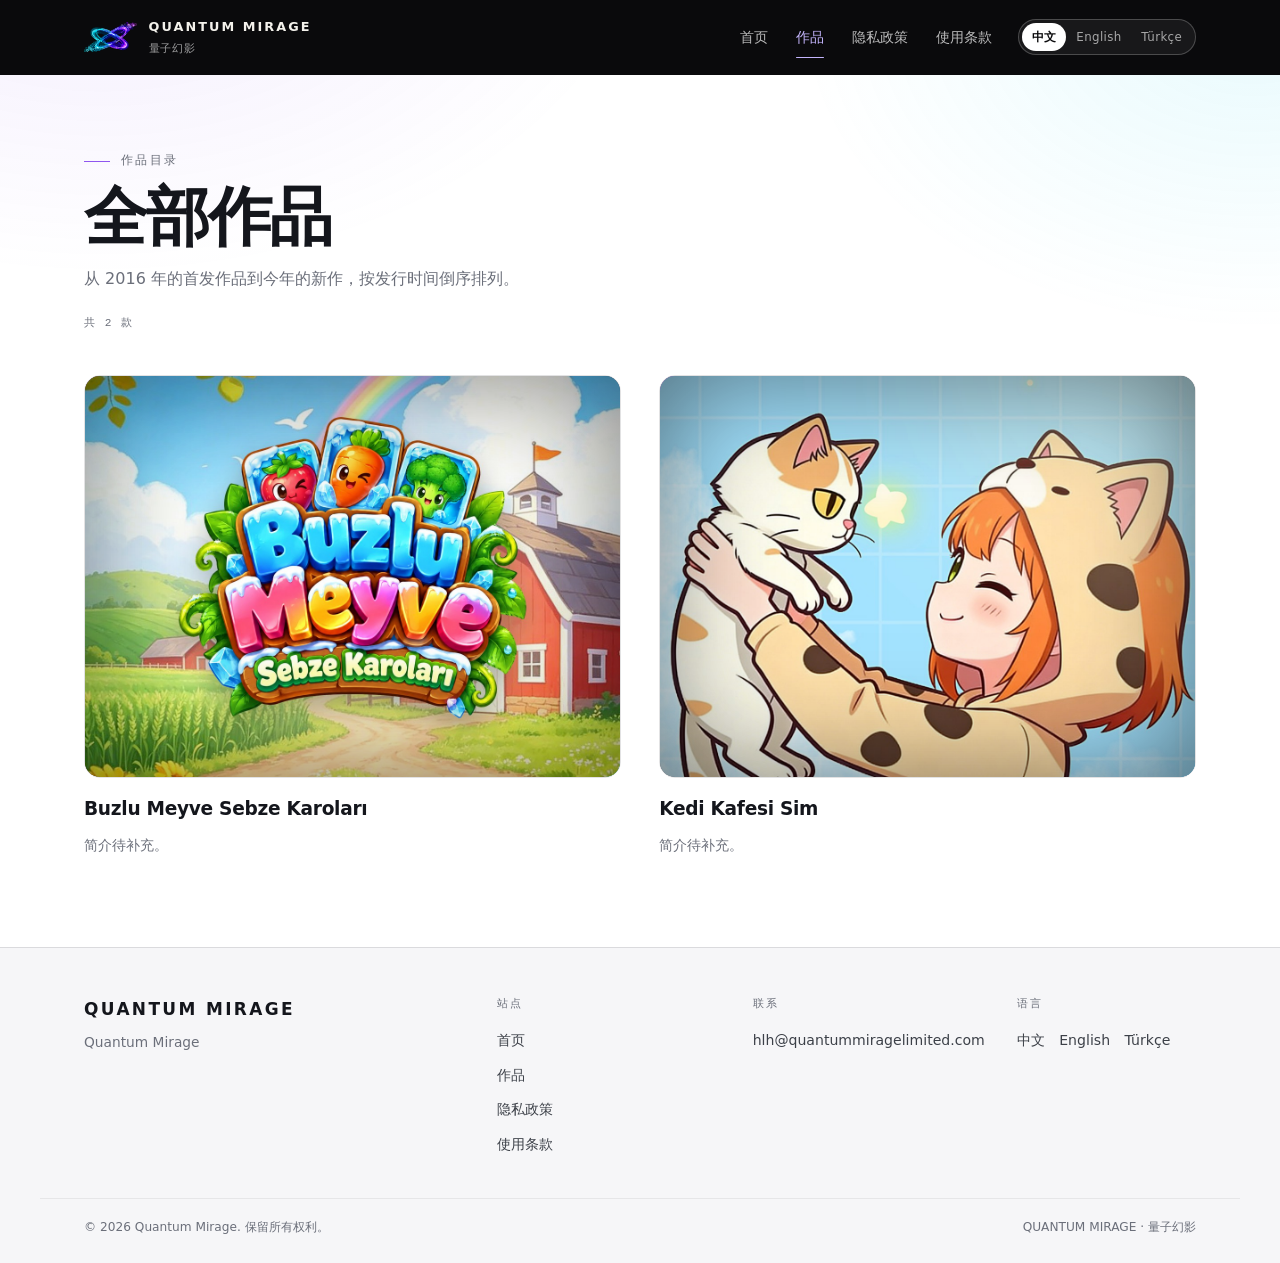
<file: quantummiragelimited_web/site/zh/games.html>
<!doctype html>
<html lang="zh-Hans" class="no-js">
<head>
  <meta charset="utf-8">
  <meta name="viewport" content="width=device-width, initial-scale=1">
  <title>作品目录 — Quantum Mirage</title>
  <meta name="description" content="Quantum Mirage 全部作品列表，按发行时间排列，含平台与类型信息。">
  <meta name="color-scheme" content="light">
  <meta name="theme-color" content="#ffffff">
  <link rel="canonical" href="https://quantummiragelimited.com/zh/games.html">
  <link rel="alternate" hreflang="zh-Hans" href="https://quantummiragelimited.com/zh/games.html">
  <link rel="alternate" hreflang="en" href="https://quantummiragelimited.com/en/games.html">
  <link rel="alternate" hreflang="tr" href="https://quantummiragelimited.com/tr/games.html">
  <link rel="alternate" hreflang="x-default" href="https://quantummiragelimited.com/en/games.html">
  <meta property="og:type" content="website">
  <meta property="og:site_name" content="QUANTUM MIRAGE">
  <meta property="og:title" content="作品目录 — Quantum Mirage">
  <meta property="og:description" content="Quantum Mirage 全部作品列表，按发行时间排列，含平台与类型信息。">
  <meta property="og:locale" content="zh_CN">
  <link rel="icon" href="../assets/img/favicon.svg" type="image/svg+xml">
  <link rel="stylesheet" href="../assets/css/style.css">
  <script defer src="../assets/js/site.js"></script>
</head>
<body>
  <a class="skip" href="#main">跳到主要内容</a>
  <header class="site-header">
    <div class="wrap header__inner">
      <a class="brand" href="index.html" aria-label="QUANTUM MIRAGE — Quantum Mirage">
        <img class="brand__logo" src="../assets/img/logo.svg" alt="" height="26">
        <span class="brand__text">
          <span class="brand__word">QUANTUM MIRAGE</span>
          <span class="brand__sub">量子幻影</span>
        </span>
      </a>

      <button class="nav-toggle" type="button" aria-expanded="false" aria-controls="site-nav">
        <span class="nav-toggle__bars" aria-hidden="true"></span>
        <span class="u-sr">菜单</span>
      </button>

      <nav class="nav" id="site-nav" aria-label="主导航">
        <div class="nav__links">
        <a class="nav__link" href="index.html">首页</a>
        <a class="nav__link" href="games.html" aria-current="page">作品</a>
        <a class="nav__link" href="privacy.html">隐私政策</a>
        <a class="nav__link" href="terms.html">使用条款</a>
        </div>

        <div class="lang" role="group" aria-label="语言">
        <a class="lang__btn" href="../zh/games.html" hreflang="zh-Hans" lang="zh-Hans" aria-current="true">中文</a>
        <a class="lang__btn" href="../en/games.html" hreflang="en" lang="en">English</a>
        <a class="lang__btn" href="../tr/games.html" hreflang="tr" lang="tr">Türkçe</a>
        </div>
      </nav>
    </div>
  </header>
  <main id="main">
    <header class="page-head wrap">
      <p class="eyebrow" data-reveal>作品目录</p>
      <h1 class="page-head__title" data-reveal style="--i:1">全部作品</h1>
      <p class="page-head__lead" data-reveal style="--i:2">从 2016 年的首发作品到今年的新作，按发行时间倒序排列。</p>
      <p class="page-head__meta" data-reveal style="--i:3">共 2 款</p>
    </header>

    <section class="wrap">
      <div class="grid">
        <article class="card" id="game-buzlu-meyve-sebze-karolari" data-reveal style="--i:0">
          <div class="card__frame">
            <div class="cover cover--rings" style="--c1:#7c3aed;--c2:#22d3ee">
              <img class="cover__img" src="../assets/img/games/buzlu-meyve-sebze-karolari.jpg" alt="">
              
            </div>
          </div>
          <div class="card__body">
            <h3 class="card__title">Buzlu Meyve Sebze Karoları</h3>
            
            <p class="card__blurb">简介待补充。</p>
          </div>
        </article>
        <article class="card" id="game-kedi-kafesi-sim" data-reveal style="--i:1">
          <div class="card__frame">
            <div class="cover cover--dots" style="--c1:#dc48fd;--c2:#0ea5e9">
              <img class="cover__img" src="../assets/img/games/kedi-kafesi-sim.jpg" alt="">
              
            </div>
          </div>
          <div class="card__body">
            <h3 class="card__title">Kedi Kafesi Sim</h3>
            
            <p class="card__blurb">简介待补充。</p>
          </div>
        </article>
      </div>
      
    </section>
  </main>
  <footer class="site-footer">
    <div class="wrap footer__grid">
      <div class="footer__brand">
        <p class="footer__word">QUANTUM MIRAGE</p>
        <p class="footer__tag">Quantum Mirage</p>
      </div>

      <div class="footer__col">
        <p class="footer__h">站点</p>
        <ul>
          <li><a href="index.html">首页</a></li>
          <li><a href="games.html">作品</a></li>
          <li><a href="privacy.html">隐私政策</a></li>
          <li><a href="terms.html">使用条款</a></li>
        </ul>
      </div>

      <div class="footer__col">
        <p class="footer__h">联系</p>
        <ul>
          <li><a href="mailto:hlh@quantummiragelimited.com">hlh@quantummiragelimited.com</a></li>
        </ul>
      </div>

      <div class="footer__col">
        <p class="footer__h">语言</p>
        <ul class="footer__lang"><li><a href="../zh/games.html" hreflang="zh-Hans" lang="zh-Hans">中文</a></li><li><a href="../en/games.html" hreflang="en" lang="en">English</a></li><li><a href="../tr/games.html" hreflang="tr" lang="tr">Türkçe</a></li></ul>
      </div>
    </div>

    <div class="wrap footer__bottom">
      <p>© 2026 Quantum Mirage. 保留所有权利。</p>
      <p>QUANTUM MIRAGE · 量子幻影</p>
    </div>
  </footer>
</body>
</html>
</file>
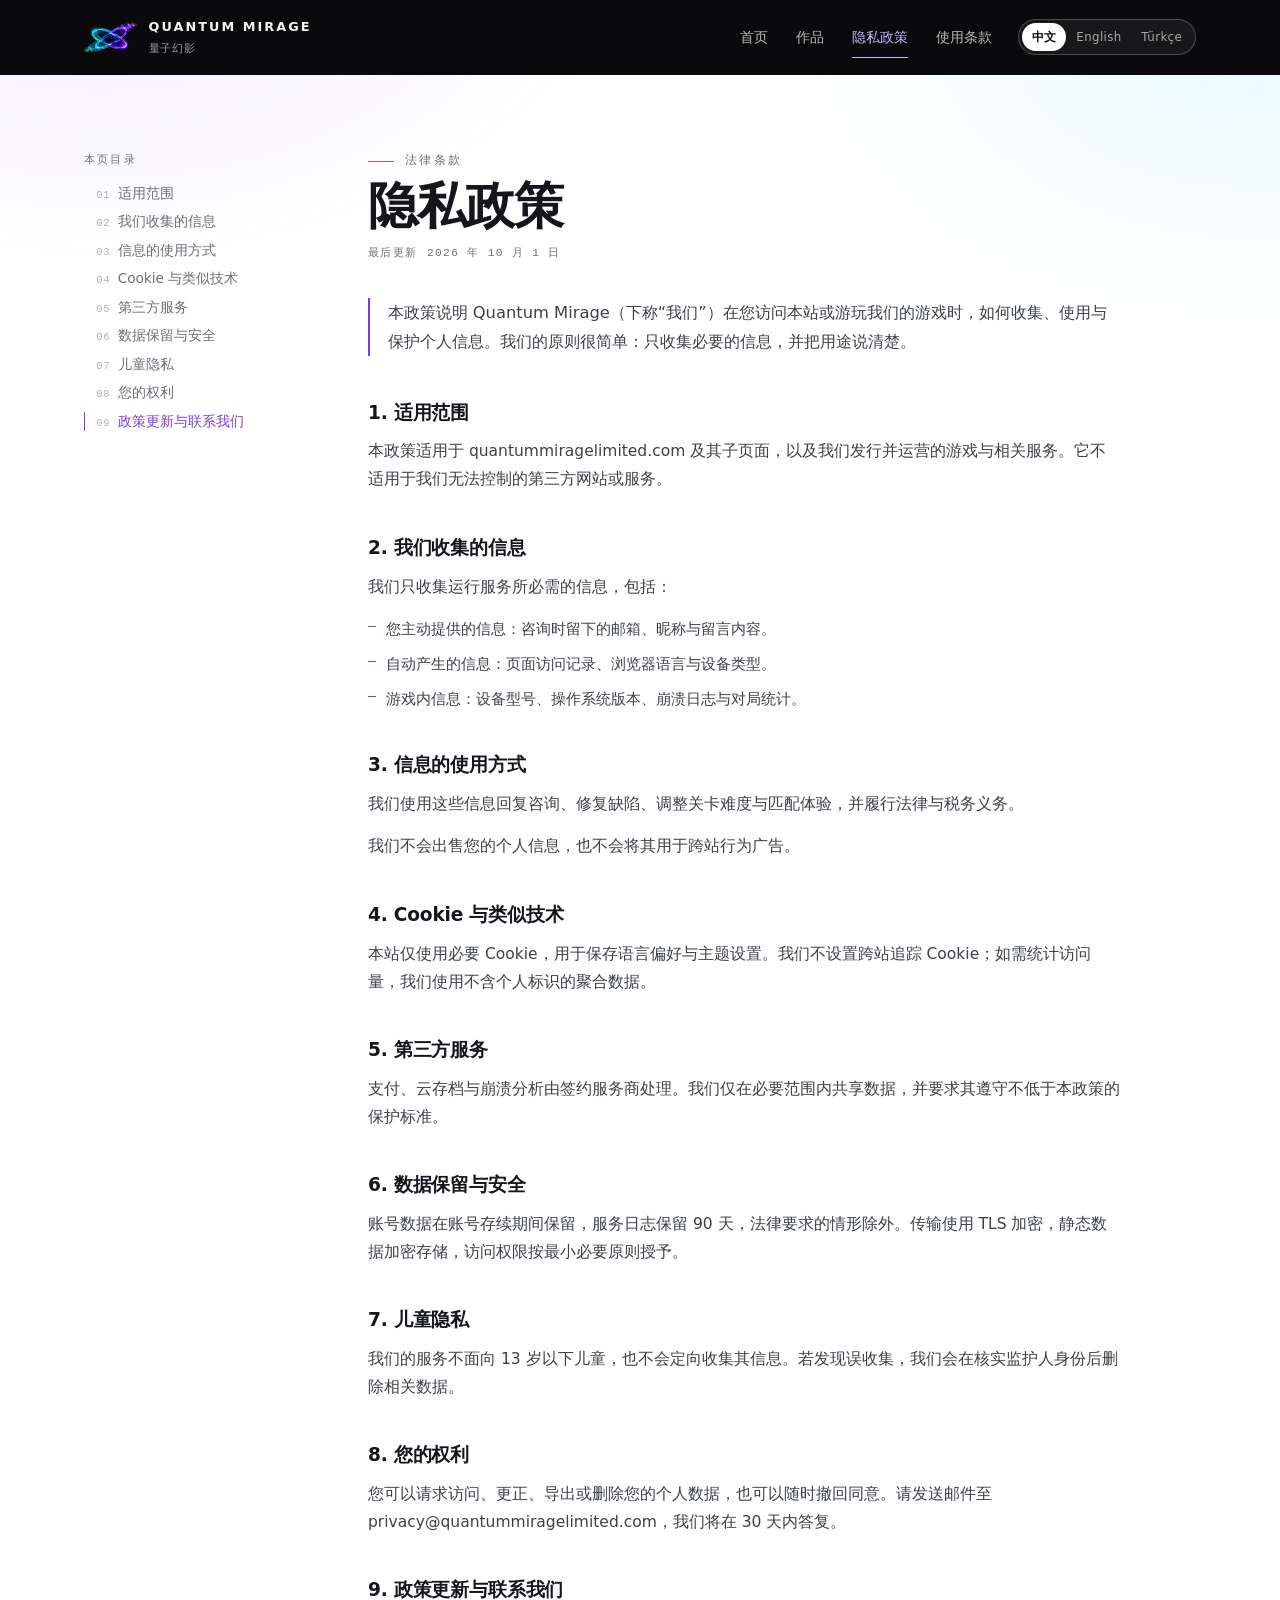
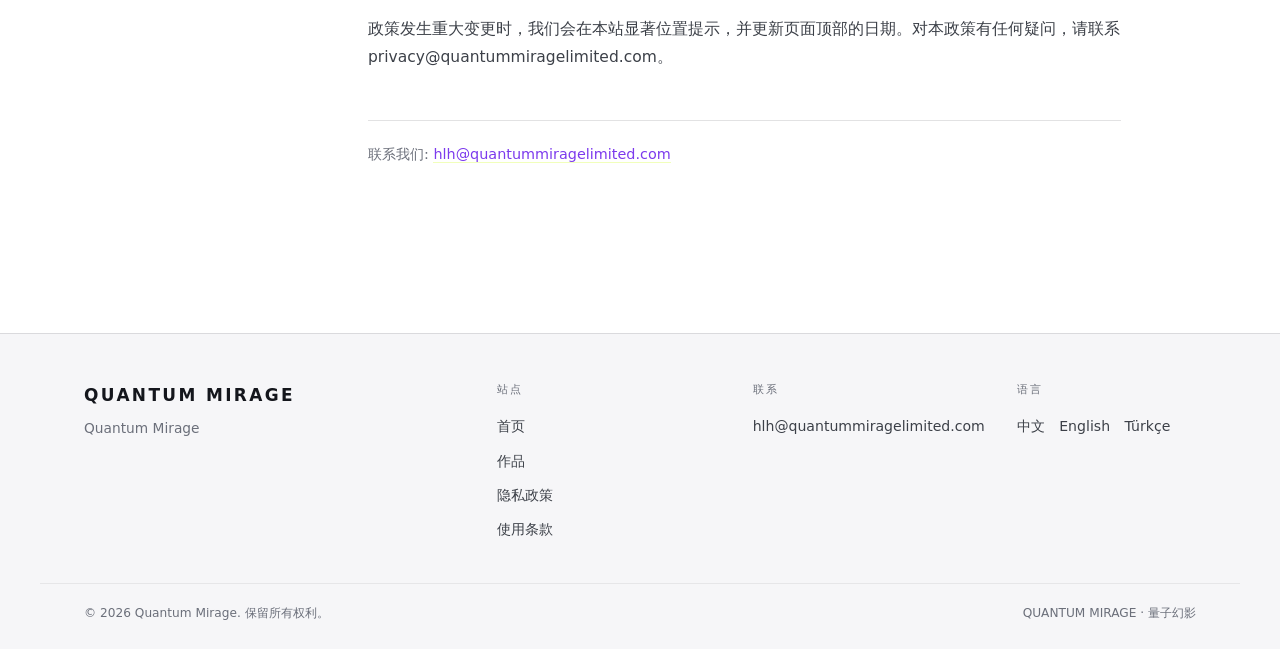
<file: quantummiragelimited_web/site/zh/privacy.html>
<!doctype html>
<html lang="zh-Hans" class="no-js">
<head>
  <meta charset="utf-8">
  <meta name="viewport" content="width=device-width, initial-scale=1">
  <title>隐私政策 — Quantum Mirage</title>
  <meta name="description" content="Quantum Mirage 如何使用、保留与保护您的个人信息，以及您享有的权利。">
  <meta name="color-scheme" content="light">
  <meta name="theme-color" content="#ffffff">
  <link rel="canonical" href="https://quantummiragelimited.com/zh/privacy.html">
  <link rel="alternate" hreflang="zh-Hans" href="https://quantummiragelimited.com/zh/privacy.html">
  <link rel="alternate" hreflang="en" href="https://quantummiragelimited.com/en/privacy.html">
  <link rel="alternate" hreflang="tr" href="https://quantummiragelimited.com/tr/privacy.html">
  <link rel="alternate" hreflang="x-default" href="https://quantummiragelimited.com/en/privacy.html">
  <meta property="og:type" content="website">
  <meta property="og:site_name" content="QUANTUM MIRAGE">
  <meta property="og:title" content="隐私政策 — Quantum Mirage">
  <meta property="og:description" content="Quantum Mirage 如何使用、保留与保护您的个人信息，以及您享有的权利。">
  <meta property="og:locale" content="zh_CN">
  <link rel="icon" href="../assets/img/favicon.svg" type="image/svg+xml">
  <link rel="stylesheet" href="../assets/css/style.css">
  <script defer src="../assets/js/site.js"></script>
</head>
<body>
  <a class="skip" href="#main">跳到主要内容</a>
  <header class="site-header">
    <div class="wrap header__inner">
      <a class="brand" href="index.html" aria-label="QUANTUM MIRAGE — Quantum Mirage">
        <img class="brand__logo" src="../assets/img/logo.svg" alt="" height="26">
        <span class="brand__text">
          <span class="brand__word">QUANTUM MIRAGE</span>
          <span class="brand__sub">量子幻影</span>
        </span>
      </a>

      <button class="nav-toggle" type="button" aria-expanded="false" aria-controls="site-nav">
        <span class="nav-toggle__bars" aria-hidden="true"></span>
        <span class="u-sr">菜单</span>
      </button>

      <nav class="nav" id="site-nav" aria-label="主导航">
        <div class="nav__links">
        <a class="nav__link" href="index.html">首页</a>
        <a class="nav__link" href="games.html">作品</a>
        <a class="nav__link" href="privacy.html" aria-current="page">隐私政策</a>
        <a class="nav__link" href="terms.html">使用条款</a>
        </div>

        <div class="lang" role="group" aria-label="语言">
        <a class="lang__btn" href="../zh/privacy.html" hreflang="zh-Hans" lang="zh-Hans" aria-current="true">中文</a>
        <a class="lang__btn" href="../en/privacy.html" hreflang="en" lang="en">English</a>
        <a class="lang__btn" href="../tr/privacy.html" hreflang="tr" lang="tr">Türkçe</a>
        </div>
      </nav>
    </div>
  </header>
  <main id="main">
    <div class="wrap legal">
      <aside class="legal__toc">
        <p class="legal__toc-title">本页目录</p>
        <ol>
          <li><a href="#s1">适用范围</a></li>
          <li><a href="#s2">我们收集的信息</a></li>
          <li><a href="#s3">信息的使用方式</a></li>
          <li><a href="#s4">Cookie 与类似技术</a></li>
          <li><a href="#s5">第三方服务</a></li>
          <li><a href="#s6">数据保留与安全</a></li>
          <li><a href="#s7">儿童隐私</a></li>
          <li><a href="#s8">您的权利</a></li>
          <li><a href="#s9">政策更新与联系我们</a></li>
        </ol>
      </aside>

      <article class="legal__doc">
        <p class="eyebrow">法律条款</p>
        <h1 class="legal__title">隐私政策</h1>
        <p class="legal__updated"><span>最后更新</span> 2026 年 10 月 1 日</p>
        <p class="legal__intro">本政策说明 Quantum Mirage（下称“我们”）在您访问本站或游玩我们的游戏时，如何收集、使用与保护个人信息。我们的原则很简单：只收集必要的信息，并把用途说清楚。</p>

        <section class="legal__section" id="s1">
          <h2>1. 适用范围</h2>
          <p>本政策适用于 quantummiragelimited.com 及其子页面，以及我们发行并运营的游戏与相关服务。它不适用于我们无法控制的第三方网站或服务。</p>
          
        </section>
        <section class="legal__section" id="s2">
          <h2>2. 我们收集的信息</h2>
          <p>我们只收集运行服务所必需的信息，包括：</p>
          <ul>
            <li>您主动提供的信息：咨询时留下的邮箱、昵称与留言内容。</li>
            <li>自动产生的信息：页面访问记录、浏览器语言与设备类型。</li>
            <li>游戏内信息：设备型号、操作系统版本、崩溃日志与对局统计。</li>
          </ul>
        </section>
        <section class="legal__section" id="s3">
          <h2>3. 信息的使用方式</h2>
          <p>我们使用这些信息回复咨询、修复缺陷、调整关卡难度与匹配体验，并履行法律与税务义务。</p>
          <p>我们不会出售您的个人信息，也不会将其用于跨站行为广告。</p>
          
        </section>
        <section class="legal__section" id="s4">
          <h2>4. Cookie 与类似技术</h2>
          <p>本站仅使用必要 Cookie，用于保存语言偏好与主题设置。我们不设置跨站追踪 Cookie；如需统计访问量，我们使用不含个人标识的聚合数据。</p>
          
        </section>
        <section class="legal__section" id="s5">
          <h2>5. 第三方服务</h2>
          <p>支付、云存档与崩溃分析由签约服务商处理。我们仅在必要范围内共享数据，并要求其遵守不低于本政策的保护标准。</p>
          
        </section>
        <section class="legal__section" id="s6">
          <h2>6. 数据保留与安全</h2>
          <p>账号数据在账号存续期间保留，服务日志保留 90 天，法律要求的情形除外。传输使用 TLS 加密，静态数据加密存储，访问权限按最小必要原则授予。</p>
          
        </section>
        <section class="legal__section" id="s7">
          <h2>7. 儿童隐私</h2>
          <p>我们的服务不面向 13 岁以下儿童，也不会定向收集其信息。若发现误收集，我们会在核实监护人身份后删除相关数据。</p>
          
        </section>
        <section class="legal__section" id="s8">
          <h2>8. 您的权利</h2>
          <p>您可以请求访问、更正、导出或删除您的个人数据，也可以随时撤回同意。请发送邮件至 privacy@quantummiragelimited.com，我们将在 30 天内答复。</p>
          
        </section>
        <section class="legal__section" id="s9">
          <h2>9. 政策更新与联系我们</h2>
          <p>政策发生重大变更时，我们会在本站显著位置提示，并更新页面顶部的日期。对本政策有任何疑问，请联系 privacy@quantummiragelimited.com。</p>
          
        </section>

        <div class="legal__foot">
          <p>联系我们: <a href="mailto:hlh@quantummiragelimited.com">hlh@quantummiragelimited.com</a></p>
        </div>
      </article>
    </div>
  </main>
  <footer class="site-footer">
    <div class="wrap footer__grid">
      <div class="footer__brand">
        <p class="footer__word">QUANTUM MIRAGE</p>
        <p class="footer__tag">Quantum Mirage</p>
      </div>

      <div class="footer__col">
        <p class="footer__h">站点</p>
        <ul>
          <li><a href="index.html">首页</a></li>
          <li><a href="games.html">作品</a></li>
          <li><a href="privacy.html">隐私政策</a></li>
          <li><a href="terms.html">使用条款</a></li>
        </ul>
      </div>

      <div class="footer__col">
        <p class="footer__h">联系</p>
        <ul>
          <li><a href="mailto:hlh@quantummiragelimited.com">hlh@quantummiragelimited.com</a></li>
        </ul>
      </div>

      <div class="footer__col">
        <p class="footer__h">语言</p>
        <ul class="footer__lang"><li><a href="../zh/privacy.html" hreflang="zh-Hans" lang="zh-Hans">中文</a></li><li><a href="../en/privacy.html" hreflang="en" lang="en">English</a></li><li><a href="../tr/privacy.html" hreflang="tr" lang="tr">Türkçe</a></li></ul>
      </div>
    </div>

    <div class="wrap footer__bottom">
      <p>© 2026 Quantum Mirage. 保留所有权利。</p>
      <p>QUANTUM MIRAGE · 量子幻影</p>
    </div>
  </footer>
</body>
</html>
</file>
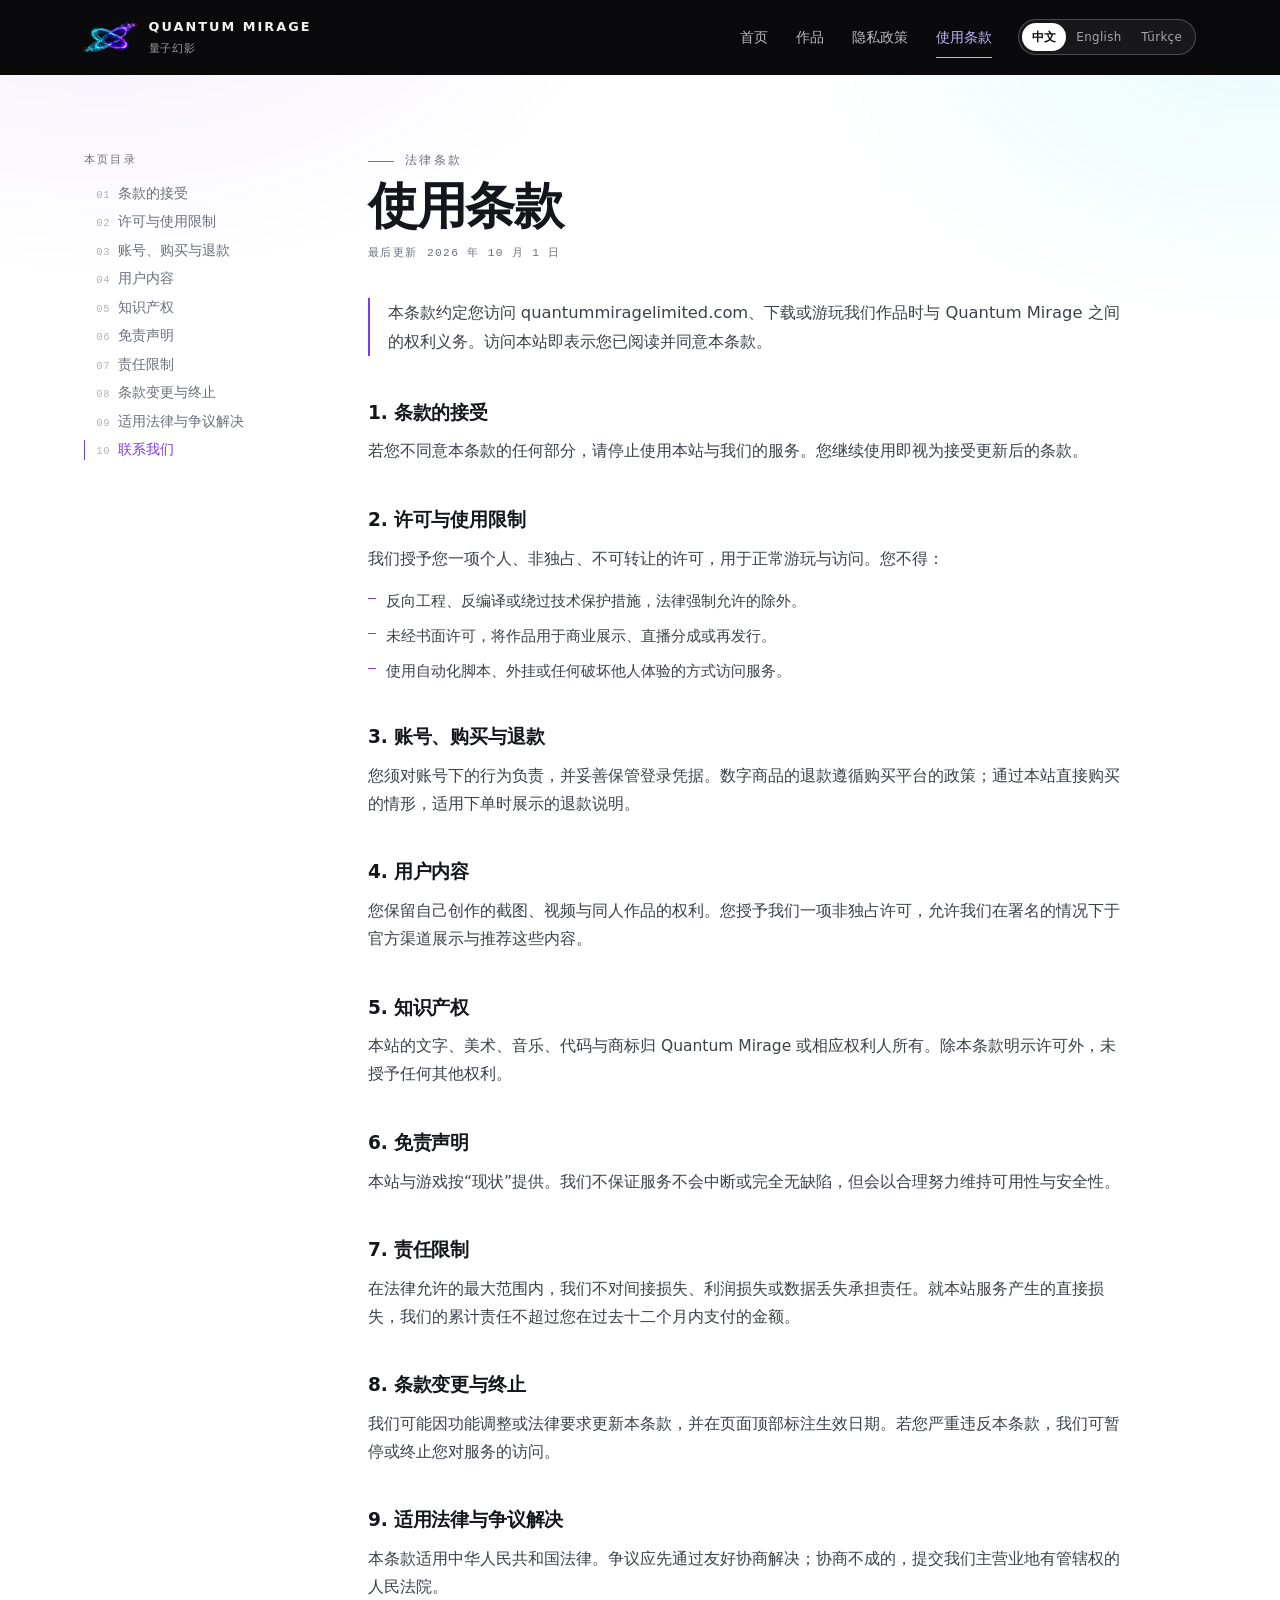
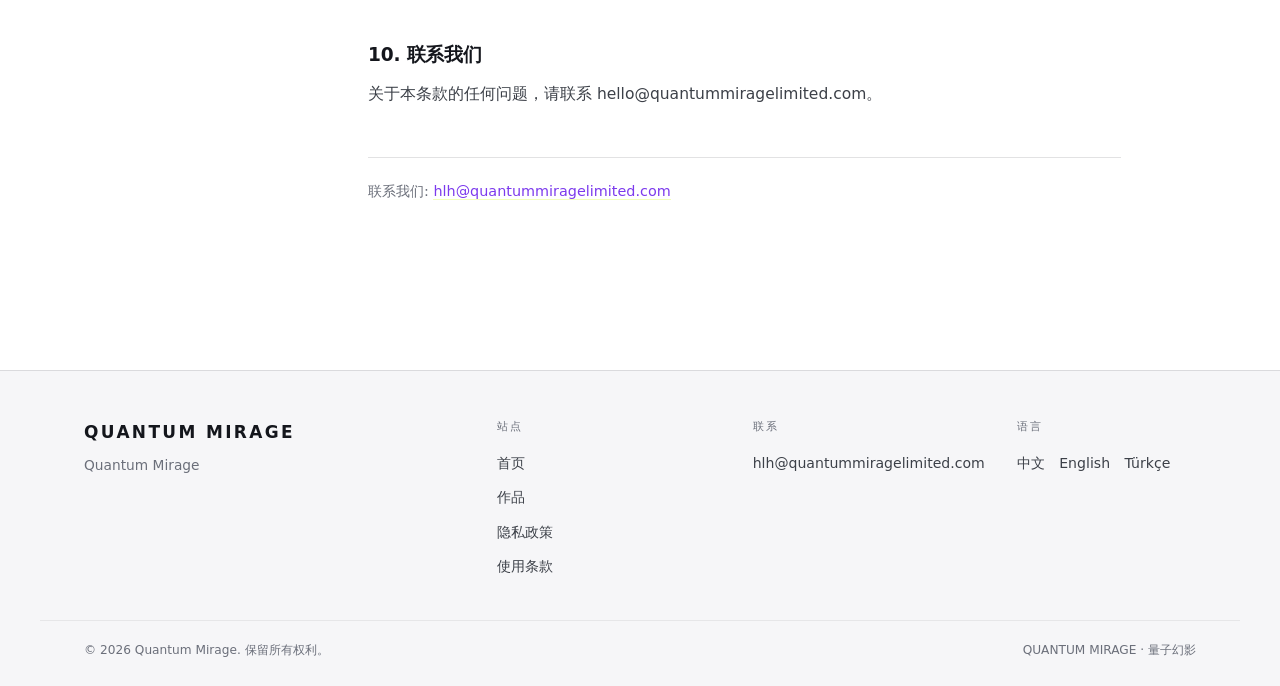
<file: quantummiragelimited_web/site/zh/terms.html>
<!doctype html>
<html lang="zh-Hans" class="no-js">
<head>
  <meta charset="utf-8">
  <meta name="viewport" content="width=device-width, initial-scale=1">
  <title>使用条款 — Quantum Mirage</title>
  <meta name="description" content="访问本站与游玩 Quantum Mirage 作品时适用的使用条款。">
  <meta name="color-scheme" content="light">
  <meta name="theme-color" content="#ffffff">
  <link rel="canonical" href="https://quantummiragelimited.com/zh/terms.html">
  <link rel="alternate" hreflang="zh-Hans" href="https://quantummiragelimited.com/zh/terms.html">
  <link rel="alternate" hreflang="en" href="https://quantummiragelimited.com/en/terms.html">
  <link rel="alternate" hreflang="tr" href="https://quantummiragelimited.com/tr/terms.html">
  <link rel="alternate" hreflang="x-default" href="https://quantummiragelimited.com/en/terms.html">
  <meta property="og:type" content="website">
  <meta property="og:site_name" content="QUANTUM MIRAGE">
  <meta property="og:title" content="使用条款 — Quantum Mirage">
  <meta property="og:description" content="访问本站与游玩 Quantum Mirage 作品时适用的使用条款。">
  <meta property="og:locale" content="zh_CN">
  <link rel="icon" href="../assets/img/favicon.svg" type="image/svg+xml">
  <link rel="stylesheet" href="../assets/css/style.css">
  <script defer src="../assets/js/site.js"></script>
</head>
<body>
  <a class="skip" href="#main">跳到主要内容</a>
  <header class="site-header">
    <div class="wrap header__inner">
      <a class="brand" href="index.html" aria-label="QUANTUM MIRAGE — Quantum Mirage">
        <img class="brand__logo" src="../assets/img/logo.svg" alt="" height="26">
        <span class="brand__text">
          <span class="brand__word">QUANTUM MIRAGE</span>
          <span class="brand__sub">量子幻影</span>
        </span>
      </a>

      <button class="nav-toggle" type="button" aria-expanded="false" aria-controls="site-nav">
        <span class="nav-toggle__bars" aria-hidden="true"></span>
        <span class="u-sr">菜单</span>
      </button>

      <nav class="nav" id="site-nav" aria-label="主导航">
        <div class="nav__links">
        <a class="nav__link" href="index.html">首页</a>
        <a class="nav__link" href="games.html">作品</a>
        <a class="nav__link" href="privacy.html">隐私政策</a>
        <a class="nav__link" href="terms.html" aria-current="page">使用条款</a>
        </div>

        <div class="lang" role="group" aria-label="语言">
        <a class="lang__btn" href="../zh/terms.html" hreflang="zh-Hans" lang="zh-Hans" aria-current="true">中文</a>
        <a class="lang__btn" href="../en/terms.html" hreflang="en" lang="en">English</a>
        <a class="lang__btn" href="../tr/terms.html" hreflang="tr" lang="tr">Türkçe</a>
        </div>
      </nav>
    </div>
  </header>
  <main id="main">
    <div class="wrap legal">
      <aside class="legal__toc">
        <p class="legal__toc-title">本页目录</p>
        <ol>
          <li><a href="#s1">条款的接受</a></li>
          <li><a href="#s2">许可与使用限制</a></li>
          <li><a href="#s3">账号、购买与退款</a></li>
          <li><a href="#s4">用户内容</a></li>
          <li><a href="#s5">知识产权</a></li>
          <li><a href="#s6">免责声明</a></li>
          <li><a href="#s7">责任限制</a></li>
          <li><a href="#s8">条款变更与终止</a></li>
          <li><a href="#s9">适用法律与争议解决</a></li>
          <li><a href="#s10">联系我们</a></li>
        </ol>
      </aside>

      <article class="legal__doc">
        <p class="eyebrow">法律条款</p>
        <h1 class="legal__title">使用条款</h1>
        <p class="legal__updated"><span>最后更新</span> 2026 年 10 月 1 日</p>
        <p class="legal__intro">本条款约定您访问 quantummiragelimited.com、下载或游玩我们作品时与 Quantum Mirage 之间的权利义务。访问本站即表示您已阅读并同意本条款。</p>

        <section class="legal__section" id="s1">
          <h2>1. 条款的接受</h2>
          <p>若您不同意本条款的任何部分，请停止使用本站与我们的服务。您继续使用即视为接受更新后的条款。</p>
          
        </section>
        <section class="legal__section" id="s2">
          <h2>2. 许可与使用限制</h2>
          <p>我们授予您一项个人、非独占、不可转让的许可，用于正常游玩与访问。您不得：</p>
          <ul>
            <li>反向工程、反编译或绕过技术保护措施，法律强制允许的除外。</li>
            <li>未经书面许可，将作品用于商业展示、直播分成或再发行。</li>
            <li>使用自动化脚本、外挂或任何破坏他人体验的方式访问服务。</li>
          </ul>
        </section>
        <section class="legal__section" id="s3">
          <h2>3. 账号、购买与退款</h2>
          <p>您须对账号下的行为负责，并妥善保管登录凭据。数字商品的退款遵循购买平台的政策；通过本站直接购买的情形，适用下单时展示的退款说明。</p>
          
        </section>
        <section class="legal__section" id="s4">
          <h2>4. 用户内容</h2>
          <p>您保留自己创作的截图、视频与同人作品的权利。您授予我们一项非独占许可，允许我们在署名的情况下于官方渠道展示与推荐这些内容。</p>
          
        </section>
        <section class="legal__section" id="s5">
          <h2>5. 知识产权</h2>
          <p>本站的文字、美术、音乐、代码与商标归 Quantum Mirage 或相应权利人所有。除本条款明示许可外，未授予任何其他权利。</p>
          
        </section>
        <section class="legal__section" id="s6">
          <h2>6. 免责声明</h2>
          <p>本站与游戏按“现状”提供。我们不保证服务不会中断或完全无缺陷，但会以合理努力维持可用性与安全性。</p>
          
        </section>
        <section class="legal__section" id="s7">
          <h2>7. 责任限制</h2>
          <p>在法律允许的最大范围内，我们不对间接损失、利润损失或数据丢失承担责任。就本站服务产生的直接损失，我们的累计责任不超过您在过去十二个月内支付的金额。</p>
          
        </section>
        <section class="legal__section" id="s8">
          <h2>8. 条款变更与终止</h2>
          <p>我们可能因功能调整或法律要求更新本条款，并在页面顶部标注生效日期。若您严重违反本条款，我们可暂停或终止您对服务的访问。</p>
          
        </section>
        <section class="legal__section" id="s9">
          <h2>9. 适用法律与争议解决</h2>
          <p>本条款适用中华人民共和国法律。争议应先通过友好协商解决；协商不成的，提交我们主营业地有管辖权的人民法院。</p>
          
        </section>
        <section class="legal__section" id="s10">
          <h2>10. 联系我们</h2>
          <p>关于本条款的任何问题，请联系 hello@quantummiragelimited.com。</p>
          
        </section>

        <div class="legal__foot">
          <p>联系我们: <a href="mailto:hlh@quantummiragelimited.com">hlh@quantummiragelimited.com</a></p>
        </div>
      </article>
    </div>
  </main>
  <footer class="site-footer">
    <div class="wrap footer__grid">
      <div class="footer__brand">
        <p class="footer__word">QUANTUM MIRAGE</p>
        <p class="footer__tag">Quantum Mirage</p>
      </div>

      <div class="footer__col">
        <p class="footer__h">站点</p>
        <ul>
          <li><a href="index.html">首页</a></li>
          <li><a href="games.html">作品</a></li>
          <li><a href="privacy.html">隐私政策</a></li>
          <li><a href="terms.html">使用条款</a></li>
        </ul>
      </div>

      <div class="footer__col">
        <p class="footer__h">联系</p>
        <ul>
          <li><a href="mailto:hlh@quantummiragelimited.com">hlh@quantummiragelimited.com</a></li>
        </ul>
      </div>

      <div class="footer__col">
        <p class="footer__h">语言</p>
        <ul class="footer__lang"><li><a href="../zh/terms.html" hreflang="zh-Hans" lang="zh-Hans">中文</a></li><li><a href="../en/terms.html" hreflang="en" lang="en">English</a></li><li><a href="../tr/terms.html" hreflang="tr" lang="tr">Türkçe</a></li></ul>
      </div>
    </div>

    <div class="wrap footer__bottom">
      <p>© 2026 Quantum Mirage. 保留所有权利。</p>
      <p>QUANTUM MIRAGE · 量子幻影</p>
    </div>
  </footer>
</body>
</html>
</file>
<file: quantummiragelimited_web/site/assets/css/style.css>
/* =========================================================================
   Neon Anvil — portfolio skeleton
   Dark editorial theme. No @import, no web fonts (works offline / file://).
   ========================================================================= */

:root {
  --bg: #0a0a0c;
  --bg-soft: #101014;
  --panel: #131319;
  --line: rgba(255, 255, 255, 0.1);
  --line-soft: rgba(255, 255, 255, 0.06);
  --ink: #f4f2ec;
  --ink-2: #cfccc4;
  --muted: #8b8a92;
  --acid: #d7ff3e;
  --violet: #7c5cff;
  /* ---- 导航栏配色：日常只需要改这 6 行（见 README「换导航栏颜色」） ---- */
  --header-bg: rgba(10, 10, 12, 0.66); /* 页面顶部时的背景（带一点透明） */
  --header-bg-scrolled: rgba(10, 10, 12, 0.9); /* 向下滚动后的背景 */
  --nav-ink: var(--ink-2); /* 普通导航文字 */
  --nav-ink-hover: var(--ink); /* 鼠标悬停 */
  --nav-ink-active: var(--acid); /* 当前页（含下划线） */
  --menu-bg: #0b0b0e; /* 手机上展开的菜单面板 */
  --radius: 18px;
  --maxw: 1200px;
  --header-h: 74px;
  --font-sans: "Inter Tight", "Segoe UI Variable Display", "Segoe UI", system-ui,
    -apple-system, "PingFang SC", "Hiragino Sans GB", "Microsoft YaHei",
    "Noto Sans SC", "Noto Sans", sans-serif;
  --font-mono: "JetBrains Mono", ui-monospace, SFMono-Regular, Menlo, Consolas,
    "Liberation Mono", monospace;
}

/* ------------------------------------------------------------------ reset */

*,
*::before,
*::after {
  box-sizing: border-box;
}

html {
  -webkit-text-size-adjust: 100%;
  scroll-behavior: smooth;
}

body {
  margin: 0;
  background: var(--bg);
  color: var(--ink);
  font-family: var(--font-sans);
  font-size: 16px;
  line-height: 1.6;
  -webkit-font-smoothing: antialiased;
  text-rendering: optimizeLegibility;
  overflow-x: hidden;
}

body::before {
  content: "";
  position: fixed;
  inset: 0;
  z-index: -1;
  pointer-events: none;
  background:
    radial-gradient(900px 620px at 8% -12%, rgba(124, 92, 255, 0.16), transparent 62%),
    radial-gradient(760px 520px at 98% 2%, rgba(215, 255, 62, 0.07), transparent 60%);
}

img,
svg {
  display: block;
  max-width: 100%;
}

a {
  color: inherit;
  text-decoration: none;
}

h1,
h2,
h3,
p,
ul,
ol,
blockquote,
figure {
  margin: 0;
}

ul,
ol {
  padding: 0;
  list-style: none;
}

button {
  font: inherit;
  color: inherit;
  background: none;
  border: 0;
  cursor: pointer;
}

:focus-visible {
  outline: 2px solid var(--acid);
  outline-offset: 3px;
  border-radius: 6px;
}

::selection {
  background: var(--acid);
  color: #0a0a0c;
}

/* -------------------------------------------------------------- utilities */

.wrap {
  width: 100%;
  max-width: var(--maxw);
  margin-inline: auto;
  padding-inline: clamp(20px, 4vw, 44px);
}

.u-sr {
  position: absolute;
  width: 1px;
  height: 1px;
  margin: -1px;
  padding: 0;
  overflow: hidden;
  clip: rect(0 0 0 0);
  clip-path: inset(50%);
  white-space: nowrap;
  border: 0;
}

.skip {
  position: absolute;
  left: 1rem;
  top: -120px;
  z-index: 100;
  padding: 0.65rem 1rem;
  border-radius: 10px;
  background: var(--acid);
  color: #0a0a0c;
  font-weight: 600;
  font-size: 0.9rem;
  transition: top 0.2s ease;
}

.skip:focus {
  top: 0.9rem;
}

.eyebrow,
.kicker {
  display: flex;
  align-items: center;
  gap: 0.7rem;
  font-family: var(--font-mono);
  font-size: 0.72rem;
  letter-spacing: 0.2em;
  text-transform: uppercase;
  color: var(--muted);
}

.eyebrow::before,
.kicker::before {
  content: "";
  width: 26px;
  height: 1px;
  background: var(--acid);
  opacity: 0.85;
}

.kicker {
  color: var(--acid);
  letter-spacing: 0.22em;
}

/* ----------------------------------------------------------------- header */

.site-header {
  position: sticky;
  top: 0;
  z-index: 50;
  background: var(--header-bg);
  border-bottom: 1px solid transparent;
  backdrop-filter: blur(18px) saturate(140%);
  -webkit-backdrop-filter: blur(18px) saturate(140%);
  transition: background 0.3s ease, border-color 0.3s ease;
}

.site-header.is-scrolled {
  background: var(--header-bg-scrolled);
  border-bottom-color: var(--line-soft);
}

.header__inner {
  display: flex;
  align-items: center;
  gap: clamp(1rem, 3vw, 2.5rem);
  min-height: var(--header-h);
}

.brand {
  display: inline-flex;
  align-items: center;
  gap: 0.7rem;
  flex-shrink: 0;
}

.brand__mark {
  position: relative;
  width: 26px;
  height: 26px;
  border-radius: 8px;
  background: linear-gradient(140deg, var(--acid), #7dffb2 70%, #7c5cff);
  box-shadow: 0 0 24px rgba(215, 255, 62, 0.25);
}

.brand__mark::after {
  content: "";
  position: absolute;
  inset: 7px;
  border-radius: 3px;
  background: var(--bg);
}

/* 自己的 logo 图片（assets/img/logo.svg 等）；没有则用上面的 CSS 方块 */
.brand__logo {
  display: block;
  height: 26px;
  width: auto; /* 非正方形的 logo 按比例自动放宽 */
  max-width: 150px;
  object-fit: contain;
  flex-shrink: 0;
}

.brand__word {
  display: block;
  font-size: 0.8rem;
  font-weight: 800;
  letter-spacing: 0.16em;
}

.brand__text {
  display: flex;
  flex-direction: column;
  gap: 0.02rem;
}

.brand__sub {
  display: block;
  margin-top: 0.12rem;
  font-size: 0.66rem;
  letter-spacing: 0.08em;
  color: var(--muted);
}

.nav {
  display: flex;
  align-items: center;
  gap: clamp(1rem, 2vw, 1.8rem);
  margin-left: auto;
}

.nav__links {
  display: flex;
  align-items: center;
  gap: clamp(1.1rem, 2.2vw, 2rem);
}

.nav__link {
  position: relative;
  padding: 0.35rem 0;
  font-size: 0.88rem;
  color: var(--nav-ink);
  transition: color 0.2s ease;
}

.nav__link:hover {
  color: var(--nav-ink-hover);
}

.nav__link[aria-current="page"] {
  color: var(--nav-ink-active);
}

.nav__link[aria-current="page"]::after {
  content: "";
  position: absolute;
  left: 0;
  right: 0;
  bottom: -0.28rem;
  height: 1.5px;
  border-radius: 2px;
  background: var(--nav-ink-active);
}

.lang {
  display: inline-flex;
  padding: 3px;
  border: 1px solid var(--line);
  border-radius: 999px;
  background: rgba(255, 255, 255, 0.03);
  flex-shrink: 0;
}

.lang__btn {
  padding: 0.3rem 0.62rem;
  border-radius: 999px;
  font-size: 0.74rem;
  letter-spacing: 0.03em;
  color: var(--muted);
  transition: color 0.2s ease, background 0.2s ease;
}

.lang__btn:hover {
  color: var(--ink);
}

.lang__btn[aria-current="true"] {
  background: var(--ink);
  color: #0a0a0c;
  font-weight: 600;
}

.nav-toggle {
  display: none;
  align-items: center;
  justify-content: center;
  width: 40px;
  height: 40px;
  border: 1px solid var(--line);
  border-radius: 12px;
}

.nav-toggle__bars,
.nav-toggle__bars::before,
.nav-toggle__bars::after {
  display: block;
  width: 18px;
  height: 1.5px;
  background: currentColor;
  border-radius: 2px;
  transition: transform 0.25s ease, opacity 0.2s ease;
}

.nav-toggle__bars {
  position: relative;
}

.nav-toggle__bars::before,
.nav-toggle__bars::after {
  content: "";
  position: absolute;
  left: 0;
}

.nav-toggle__bars::before {
  top: -6px;
}

.nav-toggle__bars::after {
  top: 6px;
}

.nav-toggle[aria-expanded="true"] .nav-toggle__bars {
  background: transparent;
}

.nav-toggle[aria-expanded="true"] .nav-toggle__bars::before {
  transform: translateY(6px) rotate(45deg);
}

.nav-toggle[aria-expanded="true"] .nav-toggle__bars::after {
  transform: translateY(-6px) rotate(-45deg);
}

/* ------------------------------------------------------------------- hero */

.hero {
  position: relative;
  overflow: hidden;
  padding: clamp(3.5rem, 9vw, 7.5rem) 0 clamp(2.5rem, 5vw, 4rem);
}

.hero__glow {
  position: absolute;
  inset: -30% -10% auto -10%;
  height: 78%;
  pointer-events: none;
  background:
    radial-gradient(52% 56% at 24% 18%, rgba(124, 92, 255, 0.34), transparent 70%),
    radial-gradient(46% 48% at 78% 6%, rgba(215, 255, 62, 0.16), transparent 70%);
  filter: blur(28px);
}

.hero__inner {
  position: relative;
}

.hero__title {
  max-width: 17ch;
  margin: 1.2rem 0 1.6rem;
  font-size: clamp(2.5rem, 7vw, 5.9rem);
  font-weight: 700;
  line-height: 0.98;
  letter-spacing: -0.035em;
  text-wrap: balance;
}

.hero__title em {
  font-style: normal;
  color: var(--acid);
}

:lang(zh) .hero__title em {
  white-space: nowrap;
}

.hero__lead {
  max-width: 58ch;
  font-size: clamp(1rem, 1.4vw, 1.12rem);
  line-height: 1.75;
  color: var(--muted);
}

.hero__actions {
  display: flex;
  flex-wrap: wrap;
  gap: 0.8rem;
  margin-top: 2.1rem;
}

.stats {
  display: grid;
  grid-template-columns: repeat(3, minmax(0, 1fr));
  gap: 1.5rem;
  max-width: 620px;
  margin-top: clamp(2.5rem, 5vw, 3.8rem);
  padding-top: 1.6rem;
  border-top: 1px solid var(--line);
}

.stat__num {
  display: block;
  font-size: clamp(1.7rem, 3vw, 2.5rem);
  font-weight: 700;
  letter-spacing: -0.03em;
  font-variant-numeric: tabular-nums;
}

.stat__key {
  display: block;
  margin-top: 0.25rem;
  font-family: var(--font-mono);
  font-size: 0.68rem;
  letter-spacing: 0.14em;
  text-transform: uppercase;
  color: var(--muted);
}

/* ---------------------------------------------------------------- marquee */

.marquee {
  overflow: hidden;
  padding-block: 0.85rem;
  border-block: 1px solid var(--line-soft);
  background: rgba(255, 255, 255, 0.02);
}

.marquee__track {
  display: flex;
  align-items: center;
  gap: 2rem;
  width: max-content;
  animation: marquee 70s linear infinite;
}

.marquee__item {
  font-family: var(--font-mono);
  font-size: 0.78rem;
  letter-spacing: 0.18em;
  text-transform: uppercase;
  color: rgba(244, 242, 236, 0.55);
  white-space: nowrap;
}

.marquee__dot {
  font-size: 0.45rem;
  color: var(--acid);
  opacity: 0.65;
}

@keyframes marquee {
  to {
    transform: translateX(-50%);
  }
}

/* ------------------------------------------------------------------- cover */

.cover {
  position: relative;
  isolation: isolate;
  overflow: hidden;
  aspect-ratio: 4 / 3;
  background:
    radial-gradient(95% 85% at 16% 10%, var(--c1, #7c5cff), transparent 62%),
    radial-gradient(90% 80% at 86% 90%, var(--c2, #22d3ee), transparent 58%),
    #121219;
}

.cover::after {
  content: "";
  position: absolute;
  inset: 0;
  pointer-events: none;
  box-shadow: inset 0 0 120px rgba(0, 0, 0, 0.55);
}

/* Real cover art, when a file exists in assets/img/games/<id>.<ext> */
.cover__img {
  position: absolute;
  inset: 0;
  display: block;
  width: 100%;
  height: 100%;
  object-fit: cover;
}

.cover__grid {
  position: absolute;
  inset: 0;
  opacity: 0.9;
}

.cover--grid .cover__grid {
  background-image:
    linear-gradient(rgba(255, 255, 255, 0.075) 1px, transparent 1px),
    linear-gradient(90deg, rgba(255, 255, 255, 0.075) 1px, transparent 1px);
  background-size: 34px 34px;
  -webkit-mask-image: radial-gradient(120% 95% at 28% 18%, #000 20%, transparent 78%);
  mask-image: radial-gradient(120% 95% at 28% 18%, #000 20%, transparent 78%);
}

.cover--rings .cover__grid {
  background: repeating-radial-gradient(
    circle at 72% 32%,
    transparent 0 22px,
    rgba(255, 255, 255, 0.075) 22px 23px
  );
}

.cover--stripes .cover__grid {
  background: repeating-linear-gradient(
    115deg,
    rgba(255, 255, 255, 0.07) 0 2px,
    transparent 2px 18px
  );
}

.cover--dots .cover__grid {
  background-image: radial-gradient(rgba(255, 255, 255, 0.17) 1.1px, transparent 1.2px);
  background-size: 16px 16px;
}

.cover--arcs .cover__grid {
  background: repeating-conic-gradient(
    from 195deg at 50% 112%,
    transparent 0deg 8deg,
    rgba(255, 255, 255, 0.09) 8deg 9.4deg,
    transparent 9.4deg 17deg
  );
}

.cover__mono {
  position: absolute;
  left: -0.02em;
  bottom: -0.05em;
  font-size: clamp(3.4rem, 7vw, 5.6rem);
  font-weight: 800;
  line-height: 0.8;
  letter-spacing: -0.06em;
  color: rgba(255, 255, 255, 0.17);
}

.cover__year {
  position: absolute;
  top: 0.85rem;
  right: 0.9rem;
  padding: 0.16rem 0.5rem;
  border: 1px solid rgba(255, 255, 255, 0.2);
  border-radius: 999px;
  background: rgba(0, 0, 0, 0.32);
  backdrop-filter: blur(4px);
  font-family: var(--font-mono);
  font-size: 0.68rem;
  letter-spacing: 0.12em;
  color: rgba(255, 255, 255, 0.82);
}

/* --------------------------------------------------------------- sections */

.section {
  padding-block: clamp(3.2rem, 7vw, 6.4rem);
}

.section__head {
  max-width: 62ch;
  margin-bottom: clamp(2rem, 4vw, 3rem);
}

.section__title {
  margin: 0.9rem 0 1rem;
  font-size: clamp(1.75rem, 3.6vw, 2.9rem);
  line-height: 1.08;
  letter-spacing: -0.025em;
  text-wrap: balance;
}

.section__lead {
  color: var(--muted);
  line-height: 1.75;
}

/* --------------------------------------------------------------- featured */

.feature {
  display: grid;
  grid-template-columns: 1.08fr 0.92fr;
  align-items: center;
  gap: clamp(1.5rem, 4vw, 3.8rem);
}

.feature__frame {
  overflow: hidden;
  border: 1px solid var(--line);
  border-radius: 22px;
  box-shadow: 0 50px 90px -50px rgba(0, 0, 0, 0.95);
}

.feature .cover {
  aspect-ratio: 16 / 10;
}

.feature .cover__mono {
  font-size: clamp(6rem, 13vw, 10.5rem);
}

.feature__title {
  margin: 0.9rem 0 0.5rem;
  font-size: clamp(1.9rem, 3.4vw, 2.7rem);
  letter-spacing: -0.03em;
  line-height: 1.05;
}

.feature__meta {
  font-family: var(--font-mono);
  font-size: 0.72rem;
  letter-spacing: 0.12em;
  text-transform: uppercase;
  color: var(--muted);
}

.feature__lead {
  margin: 1.1rem 0 1.6rem;
  max-width: 44ch;
  color: var(--ink-2);
  line-height: 1.75;
}

.feature__body {
  max-width: 46ch;
}

/* ---------------------------------------------------------------- buttons */

.btn {
  display: inline-flex;
  align-items: center;
  gap: 0.55rem;
  padding: 0.82rem 1.35rem;
  border: 1px solid transparent;
  border-radius: 999px;
  font-size: 0.9rem;
  font-weight: 600;
  letter-spacing: 0.01em;
  transition: transform 0.25s ease, background 0.25s ease, border-color 0.25s ease,
    color 0.25s ease;
}

.btn:hover {
  transform: translateY(-2px);
}

.btn--solid {
  background: var(--acid);
  color: #0a0a0c;
}

.btn--solid:hover {
  background: #e8ff7d;
}

.btn--ghost {
  border-color: rgba(255, 255, 255, 0.22);
  color: var(--ink);
}

.btn--ghost:hover {
  border-color: var(--acid);
  color: var(--acid);
}

/* ----------------------------------------------------------------- studio */

.studio {
  display: grid;
  grid-template-columns: repeat(3, minmax(0, 1fr));
  gap: clamp(1.4rem, 3vw, 2.6rem);
}

.studio__item {
  padding-top: 1.25rem;
  border-top: 1px solid var(--line);
}

.studio__n {
  font-family: var(--font-mono);
  font-size: 0.7rem;
  letter-spacing: 0.2em;
  color: var(--acid);
}

.studio__item h3 {
  margin: 0.65rem 0 0.5rem;
  font-size: 1.08rem;
  letter-spacing: -0.01em;
}

.studio__item p {
  color: var(--muted);
  font-size: 0.93rem;
  line-height: 1.7;
}

.quote {
  margin-top: clamp(2.4rem, 5vw, 4rem);
  padding: clamp(1.5rem, 3.5vw, 2.6rem);
  border: 1px solid var(--line);
  border-radius: 20px;
  background: linear-gradient(140deg, rgba(124, 92, 255, 0.09), transparent 62%);
}

.quote p {
  max-width: 34ch;
  font-size: clamp(1.1rem, 2.1vw, 1.6rem);
  line-height: 1.4;
  letter-spacing: -0.015em;
}

.quote cite {
  display: block;
  margin-top: 0.9rem;
  font-family: var(--font-mono);
  font-size: 0.7rem;
  font-style: normal;
  letter-spacing: 0.14em;
  text-transform: uppercase;
  color: var(--muted);
}

/* --------------------------------------------------------------- cta band */

.cta {
  display: flex;
  align-items: center;
  justify-content: space-between;
  gap: 2rem;
  padding: clamp(1.6rem, 4vw, 2.8rem);
  border: 1px solid var(--line);
  border-radius: 22px;
  background:
    radial-gradient(120% 160% at 0% 0%, rgba(215, 255, 62, 0.07), transparent 55%),
    var(--bg-soft);
}

.cta h2 {
  font-size: clamp(1.4rem, 3vw, 2rem);
  letter-spacing: -0.02em;
}

.cta p {
  margin-top: 0.5rem;
  max-width: 48ch;
  color: var(--muted);
  font-size: 0.95rem;
}

/* ------------------------------------------------------------- page heads */

.page-head {
  padding-block: clamp(2.8rem, 6vw, 5rem) clamp(1.8rem, 3.5vw, 2.6rem);
}

.page-head__title {
  margin: 0.9rem 0 1rem;
  font-size: clamp(2.1rem, 5.2vw, 4rem);
  line-height: 1;
  letter-spacing: -0.035em;
}

.page-head__lead {
  max-width: 60ch;
  color: var(--muted);
  line-height: 1.75;
}

.page-head__meta {
  margin-top: 1.4rem;
  font-family: var(--font-mono);
  font-size: 0.7rem;
  letter-spacing: 0.14em;
  text-transform: uppercase;
  color: rgba(255, 255, 255, 0.42);
}

/* ------------------------------------------------------------- game cards */

.grid {
  display: grid;
  grid-template-columns: repeat(auto-fit, minmax(min(100%, 300px), 1fr));
  gap: clamp(1.6rem, 3vw, 2.6rem);
}

.card__frame {
  overflow: hidden;
  border: 1px solid var(--line);
  border-radius: 16px;
  transition: transform 0.45s cubic-bezier(0.2, 0.8, 0.2, 1),
    border-color 0.3s ease, box-shadow 0.45s ease;
}

.card .cover {
  transition: transform 0.7s cubic-bezier(0.2, 0.8, 0.2, 1);
}

.card:hover .card__frame {
  transform: translateY(-5px);
  border-color: rgba(215, 255, 62, 0.32);
  box-shadow: 0 26px 50px -30px rgba(0, 0, 0, 0.9);
}

.card:hover .cover {
  transform: scale(1.045);
}

.card__title {
  margin: 0.95rem 0 0.35rem;
  font-size: 1.16rem;
  letter-spacing: -0.015em;
  transition: color 0.25s ease;
}

.card__body {
  padding-top: 0.1rem;
}

.card:hover .card__title {
  color: var(--acid);
}

.card__meta {
  display: flex;
  flex-wrap: wrap;
  gap: 0.45rem;
  font-family: var(--font-mono);
  font-size: 0.68rem;
  letter-spacing: 0.11em;
  text-transform: uppercase;
  color: var(--muted);
}

.card__sep {
  color: rgba(255, 255, 255, 0.24);
}

.card__blurb {
  margin-top: 0.6rem;
  max-width: 40ch;
  font-size: 0.9rem;
  line-height: 1.65;
  color: var(--muted);
}

/* --------------------------------------------------------------- paginator */

.pager {
  display: flex;
  flex-wrap: wrap;
  align-items: center;
  justify-content: center;
  gap: 0.7rem;
  padding-top: clamp(2.6rem, 5vw, 4rem);
}

.pager__edge {
  display: inline-flex;
  align-items: center;
  gap: 0.5rem;
  padding: 0.55rem 0.95rem;
  border: 1px solid transparent;
  border-radius: 999px;
  font-size: 0.84rem;
  color: var(--muted);
  transition: color 0.2s ease, border-color 0.2s ease;
}

a.pager__edge:hover {
  color: var(--ink);
  border-color: var(--line);
}

.pager__edge.is-disabled {
  opacity: 0.32;
  cursor: not-allowed;
}

.pager__nums {
  display: flex;
  gap: 0.35rem;
}

.pager__num {
  display: grid;
  place-items: center;
  min-width: 2.4rem;
  height: 2.4rem;
  border: 1px solid var(--line);
  border-radius: 11px;
  font-size: 0.86rem;
  font-variant-numeric: tabular-nums;
  color: var(--ink-2);
  transition: color 0.2s ease, border-color 0.2s ease, background 0.2s ease;
}

.pager__num:hover {
  color: var(--ink);
  border-color: rgba(215, 255, 62, 0.5);
}

.pager__num.is-active {
  border-color: var(--acid);
  background: var(--acid);
  color: #0a0a0c;
  font-weight: 650;
}

/* ------------------------------------------------------------------ legal */

.legal {
  display: grid;
  grid-template-columns: minmax(0, 220px) minmax(0, 1fr);
  gap: clamp(2rem, 5vw, 4.5rem);
  padding-block: clamp(2.8rem, 6vw, 4.8rem) clamp(3rem, 6vw, 5rem);
}

.legal__toc {
  position: sticky;
  top: calc(var(--header-h) + 1.6rem);
  align-self: start;
  font-size: 0.85rem;
}

.legal__toc-title {
  margin-bottom: 0.9rem;
  font-family: var(--font-mono);
  font-size: 0.68rem;
  letter-spacing: 0.2em;
  text-transform: uppercase;
  color: rgba(255, 255, 255, 0.4);
}

.legal__toc ol {
  display: grid;
  gap: 0.55rem;
  counter-reset: toc;
}

.legal__toc li {
  counter-increment: toc;
}

.legal__toc a {
  display: block;
  padding-left: 0.7rem;
  border-left: 1px solid transparent;
  line-height: 1.45;
  color: var(--muted);
  transition: color 0.2s ease, border-color 0.2s ease;
}

.legal__toc a::before {
  content: counter(toc, decimal-leading-zero) " ";
  font-family: var(--font-mono);
  font-size: 0.66rem;
  letter-spacing: 0.08em;
  color: rgba(255, 255, 255, 0.26);
}

.legal__toc a:hover {
  color: var(--ink);
}

.legal__toc a.is-current {
  color: var(--acid);
  border-left-color: var(--acid);
}

.legal__doc {
  max-width: 74ch;
}

.legal__title {
  margin: 0.7rem 0 0.8rem;
  font-size: clamp(2rem, 4.4vw, 3.1rem);
  letter-spacing: -0.03em;
  line-height: 1.02;
}

.legal__updated {
  display: flex;
  flex-wrap: wrap;
  gap: 0.6rem;
  margin-bottom: 2.2rem;
  font-family: var(--font-mono);
  font-size: 0.7rem;
  letter-spacing: 0.12em;
  text-transform: uppercase;
  color: rgba(255, 255, 255, 0.42);
}

.legal__intro {
  margin-bottom: 2.6rem;
  padding-left: 1.1rem;
  border-left: 2px solid var(--acid);
  font-size: 1.02rem;
  line-height: 1.78;
  color: var(--ink-2);
}

.legal__section {
  margin-top: 2.4rem;
  scroll-margin-top: calc(var(--header-h) + 2rem);
}

.legal__section h2 {
  margin-bottom: 0.7rem;
  font-size: 1.16rem;
  letter-spacing: -0.01em;
}

.legal__section p {
  margin-bottom: 0.9rem;
  font-size: 0.97rem;
  line-height: 1.8;
  color: var(--ink-2);
}

.legal__section ul {
  display: grid;
  gap: 0.55rem;
  margin: 0.5rem 0 1rem;
}

.legal__section li {
  position: relative;
  padding-left: 1.15rem;
  font-size: 0.95rem;
  line-height: 1.72;
  color: var(--ink-2);
}

.legal__section li::before {
  content: "";
  position: absolute;
  left: 0;
  top: 0.66em;
  width: 8px;
  height: 1px;
  background: var(--acid);
}

.legal__foot {
  margin-top: 3rem;
  padding-top: 1.4rem;
  border-top: 1px solid var(--line);
  font-size: 0.9rem;
  color: var(--muted);
}

.legal__foot a {
  color: var(--acid);
  border-bottom: 1px solid rgba(215, 255, 62, 0.35);
}

/* ----------------------------------------------------------------- footer */

.site-footer {
  margin-top: clamp(3.5rem, 7vw, 6rem);
  padding-block: 3rem 1.6rem;
  border-top: 1px solid var(--line);
  background: linear-gradient(180deg, transparent, rgba(255, 255, 255, 0.015));
}

.footer__grid {
  display: grid;
  grid-template-columns: 1.7fr 1fr 1fr 0.8fr;
  gap: 2rem;
}

.footer__word {
  font-size: 1.06rem;
  font-weight: 800;
  letter-spacing: 0.14em;
}

.footer__brand {
  max-width: 34ch;
}

.footer__tag {
  margin-top: 0.5rem;
  max-width: 26ch;
  font-size: 0.86rem;
  color: var(--muted);
}

.footer__note {
  margin-top: 0.7rem;
  font-family: var(--font-mono);
  font-size: 0.64rem;
  letter-spacing: 0.16em;
  text-transform: uppercase;
  color: rgba(255, 255, 255, 0.28);
}

.footer__h {
  margin-bottom: 0.9rem;
  font-family: var(--font-mono);
  font-size: 0.66rem;
  letter-spacing: 0.2em;
  text-transform: uppercase;
  color: rgba(255, 255, 255, 0.4);
}

.footer__col ul {
  display: grid;
  gap: 0.55rem;
}

.footer__col a {
  font-size: 0.88rem;
  color: var(--ink-2);
  transition: color 0.2s ease;
}

.footer__col a:hover {
  color: var(--acid);
}

.footer__col ul.footer__lang {
  display: flex;
  flex-wrap: wrap;
  gap: 0.9rem;
}

.footer__bottom {
  display: flex;
  flex-wrap: wrap;
  align-items: center;
  justify-content: space-between;
  gap: 1rem;
  margin-top: 2.6rem;
  padding-top: 1.2rem;
  border-top: 1px solid var(--line-soft);
  font-size: 0.76rem;
  color: rgba(255, 255, 255, 0.34);
}

/* ----------------------------------------------------------------- reveal */

[data-reveal] {
  opacity: 0;
  transform: translateY(16px);
  transition: opacity 0.8s ease, transform 0.8s cubic-bezier(0.2, 0.8, 0.2, 1);
  transition-delay: calc(var(--i, 0) * 80ms);
}

[data-reveal].is-in {
  opacity: 1;
  transform: none;
}

.no-js [data-reveal] {
  opacity: 1;
  transform: none;
}

/* --------------------------------------------------------------- responsive */

@media (max-width: 1020px) {
  .feature {
    grid-template-columns: 1fr;
  }

  .grid {
    grid-template-columns: repeat(2, minmax(0, 1fr));
  }

  .legal {
    grid-template-columns: 1fr;
  }

  .legal__toc {
    position: static;
    padding-bottom: 1.4rem;
    border-bottom: 1px solid var(--line);
  }

  .legal__toc ol {
    grid-template-columns: repeat(2, minmax(0, 1fr));
  }

  .footer__grid {
    grid-template-columns: 1fr 1fr;
  }
}

@media (max-width: 900px) {
  .header__inner {
    flex-wrap: nowrap;
  }

  .nav-toggle {
    display: inline-flex;
    margin-left: auto;
  }

  .nav {
    position: absolute;
    top: 100%;
    left: 0;
    right: 0;
    display: none;
    flex-direction: column;
    align-items: stretch;
    gap: 1rem;
    margin: 0;
    padding: 0.4rem clamp(20px, 5vw, 32px) 1.4rem;
    background: var(--menu-bg);
    border-bottom: 1px solid var(--line);
    box-shadow: 0 30px 60px -30px rgba(0, 0, 0, 0.9);
  }

  .nav.is-open {
    display: flex;
  }

  .nav__links {
    flex-direction: column;
    align-items: stretch;
    gap: 0;
  }

  .nav__link {
    padding: 0.85rem 0;
    border-bottom: 1px solid var(--line-soft);
    font-size: 1rem;
  }

  .nav__link[aria-current="page"]::after {
    display: none;
  }

  .lang {
    align-self: flex-start;
    margin-top: 0.2rem;
    padding: 4px;
  }

  .lang__btn {
    padding: 0.38rem 0.7rem;
    font-size: 0.78rem;
  }

  .studio {
    grid-template-columns: 1fr;
  }

  .cta {
    flex-direction: column;
    align-items: flex-start;
  }
}

@media (max-width: 640px) {
  .grid {
    grid-template-columns: 1fr;
  }

  .stats {
    gap: 1rem;
  }

  .legal__toc ol {
    grid-template-columns: 1fr;
  }

  .footer__grid {
    grid-template-columns: 1fr;
    gap: 1.6rem;
  }

  .brand__sub {
    display: none;
  }
}

/* ------------------------------------------------------------------- misc */

@media (prefers-reduced-motion: reduce) {
  html {
    scroll-behavior: auto;
  }

  *,
  *::before,
  *::after {
    animation-duration: 0.001ms !important;
    animation-iteration-count: 1 !important;
    transition-duration: 0.001ms !important;
  }

  [data-reveal] {
    opacity: 1;
    transform: none;
  }

  .marquee__track {
    animation: none;
  }
}

@media print {
  body {
    background: #fff;
    color: #111;
  }

  body::before,
  .site-header,
  .site-footer,
  .legal__toc,
  .hero__glow,
  .marquee,
  .skip {
    display: none !important;
  }

  .legal {
    display: block;
    padding: 0;
  }

  .legal__doc {
    max-width: none;
  }

  .legal__section p,
  .legal__intro,
  .legal__section li {
    color: #222;
  }

  a {
    text-decoration: underline;
  }
}

/* =========================================================================
   LIGHT THEME — white pages, dark navigation bar
   Kept at the end on purpose: later rules win with equal specificity, so the
   whole palette can be flipped without touching the layout rules above.
   ========================================================================= */

:root {
  --bg: #ffffff;
  --bg-soft: #f6f6f8;
  --panel: #ffffff;
  --line: rgba(17, 19, 24, 0.12);
  --line-soft: rgba(17, 19, 24, 0.07);
  --ink: #14161c;
  --ink-2: #3c4048;
  --muted: #6b6f7a;
  --acid: #7c3aed;
  --header-bg: #0a0a0c;
  --header-bg-scrolled: #0a0a0c;
  --nav-ink: rgba(255, 255, 255, 0.72);
  --nav-ink-hover: #ffffff;
  --nav-ink-active: #c4b5fd;
  --menu-bg: #0a0a0c;
}

body {
  background: var(--bg);
  color: var(--ink);
}

body::before {
  background:
    radial-gradient(900px 620px at 8% -12%, rgba(124, 58, 237, 0.1), transparent 62%),
    radial-gradient(760px 520px at 98% 2%, rgba(34, 211, 238, 0.1), transparent 60%);
}

/* the bar stays dark, so its own text/controls need light values */
.site-header {
  color: #f4f2ec;
}

.site-header.is-scrolled {
  border-bottom-color: rgba(255, 255, 255, 0.08);
}

.site-header .brand__sub {
  color: rgba(255, 255, 255, 0.6);
}

.site-header .nav-toggle {
  border-color: rgba(255, 255, 255, 0.22);
  color: #f4f2ec;
}

.site-header .lang {
  border-color: rgba(255, 255, 255, 0.22);
  background: rgba(255, 255, 255, 0.06);
}

.site-header .lang__btn {
  color: rgba(255, 255, 255, 0.62);
}

.site-header .lang__btn[aria-current="true"] {
  background: #ffffff;
  color: #0a0a0c;
}

/* wide artwork logo: fixed height, width follows the aspect ratio */
.brand__logo {
  height: 30px;
  max-width: 190px;
}

.hero {
  padding-bottom: 0;
}

.hero__glow {
  background:
    radial-gradient(52% 56% at 24% 18%, rgba(124, 58, 237, 0.16), transparent 70%),
    radial-gradient(46% 48% at 78% 6%, rgba(34, 211, 238, 0.14), transparent 70%);
}

.btn--solid {
  background: var(--ink);
  color: #ffffff;
}

.btn--solid:hover {
  background: #2b2f38;
}

.btn--ghost {
  border-color: rgba(17, 19, 24, 0.22);
  color: var(--ink);
}

.btn--ghost:hover {
  border-color: var(--acid);
  color: var(--acid);
}

.pager__num.is-active {
  color: #ffffff;
}

.cta {
  background:
    radial-gradient(120% 160% at 0% 0%, rgba(124, 58, 237, 0.06), transparent 55%),
    var(--bg-soft);
}

.site-footer {
  background: var(--bg-soft);
}

.feature__frame {
  box-shadow: 0 40px 70px -50px rgba(0, 0, 0, 0.35);
}

.card:hover .card__frame {
  box-shadow: 0 24px 44px -32px rgba(0, 0, 0, 0.28);
}

.page-head__meta,
.legal__updated,
.legal__toc-title,
.footer__h,
.footer__bottom {
  color: var(--muted);
}

.card__sep {
  color: rgba(17, 19, 24, 0.32);
}

.legal__toc a::before {
  color: rgba(17, 19, 24, 0.32);
}

::selection {
  background: var(--acid);
  color: #ffffff;
}
</file>
